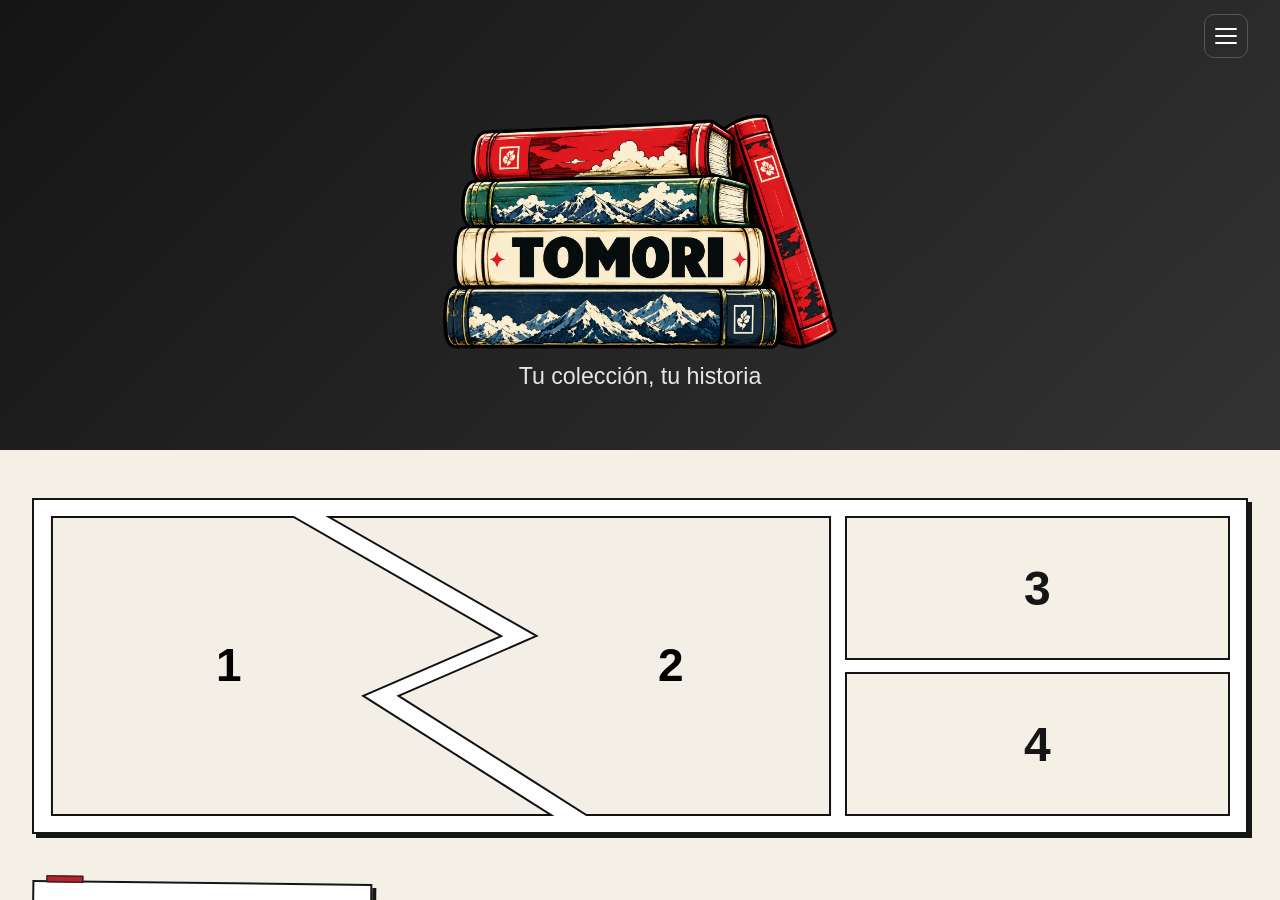
<file: index.html>
<!doctype html><html lang="es"><head><meta charset="utf-8"><meta name="viewport" content="width=device-width,initial-scale=1"><title>Tomori · Inicio</title><style>html,body{margin:0;height:100%;overflow:hidden}iframe{display:block;width:100%;height:100%;border:0}</style><!-- TOMORI v1.0 · recursos para Inicio aprobado. Rutas relativas: GitHub Pages compatible. -->
<link rel="icon" type="image/x-icon" href="tomori/iconos/favicon.ico">
<link rel="icon" type="image/png" sizes="16x16" href="tomori/iconos/app-icon-16.png">
<link rel="icon" type="image/png" sizes="32x32" href="tomori/iconos/app-icon-32.png">
<link rel="apple-touch-icon" sizes="180x180" href="tomori/iconos/app-icon-180.png">
<link rel="manifest" href="tomori/integracion/manifest.webmanifest">
<link rel="stylesheet" href="tomori/integracion/tomori-brand.css?v=1.0-global-aprobado">
</head><body><iframe id="original" title="Inicio de Tomori, identidad oficial" src="inicio-v1.0.html?rev=tomori-onepiece-ivrea-109-20261013"></iframe><script>
const frame=document.getElementById('original');frame.onload=()=>{const d=frame.contentDocument;d.addEventListener('click',e=>{const dest=e.target.closest('[data-dest]');const series=e.target.closest('[data-series]');if(dest&&dest.dataset.dest==='catalogo'){e.stopImmediatePropagation();e.preventDefault();location.href='catalogo.html'}else if(dest&&['coleccion','quiero','series','sesion'].includes(dest.dataset.dest)){e.stopImmediatePropagation();e.preventDefault();location.href=({'coleccion':'coleccion.html','quiero':'lo-quiero.html','series':'perfil.html?vista=siguiendo','sesion':'perfil.html'})[dest.dataset.dest]}else if(series&&!e.target.closest('button')){e.stopImmediatePropagation();e.preventDefault();location.href='serie.html?serie='+encodeURIComponent(series.dataset.series)}},true);d.addEventListener('keydown',e=>{if(e.key==='Enter'&&e.target.closest('[data-series]')){e.preventDefault();location.href='serie.html?serie='+encodeURIComponent(e.target.closest('[data-series]').dataset.series)}},true)};
</script></body></html>
</file>
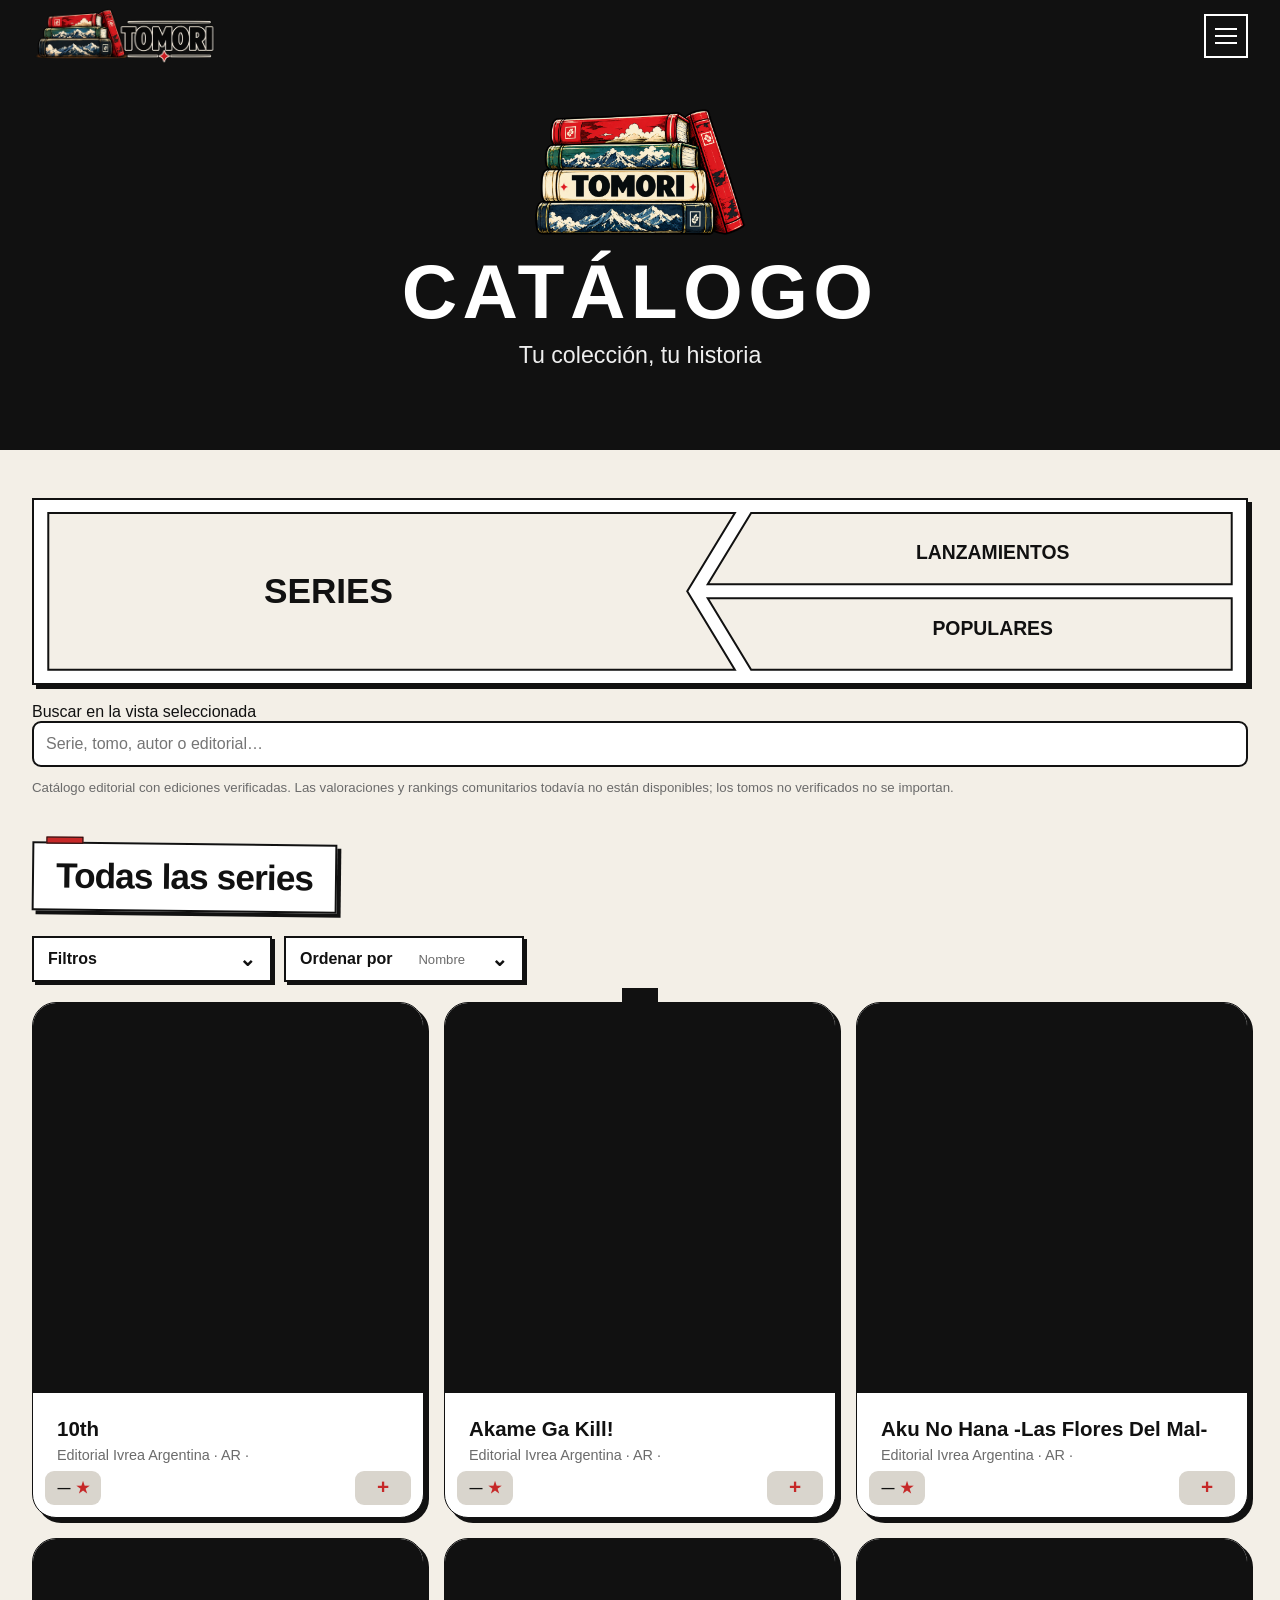
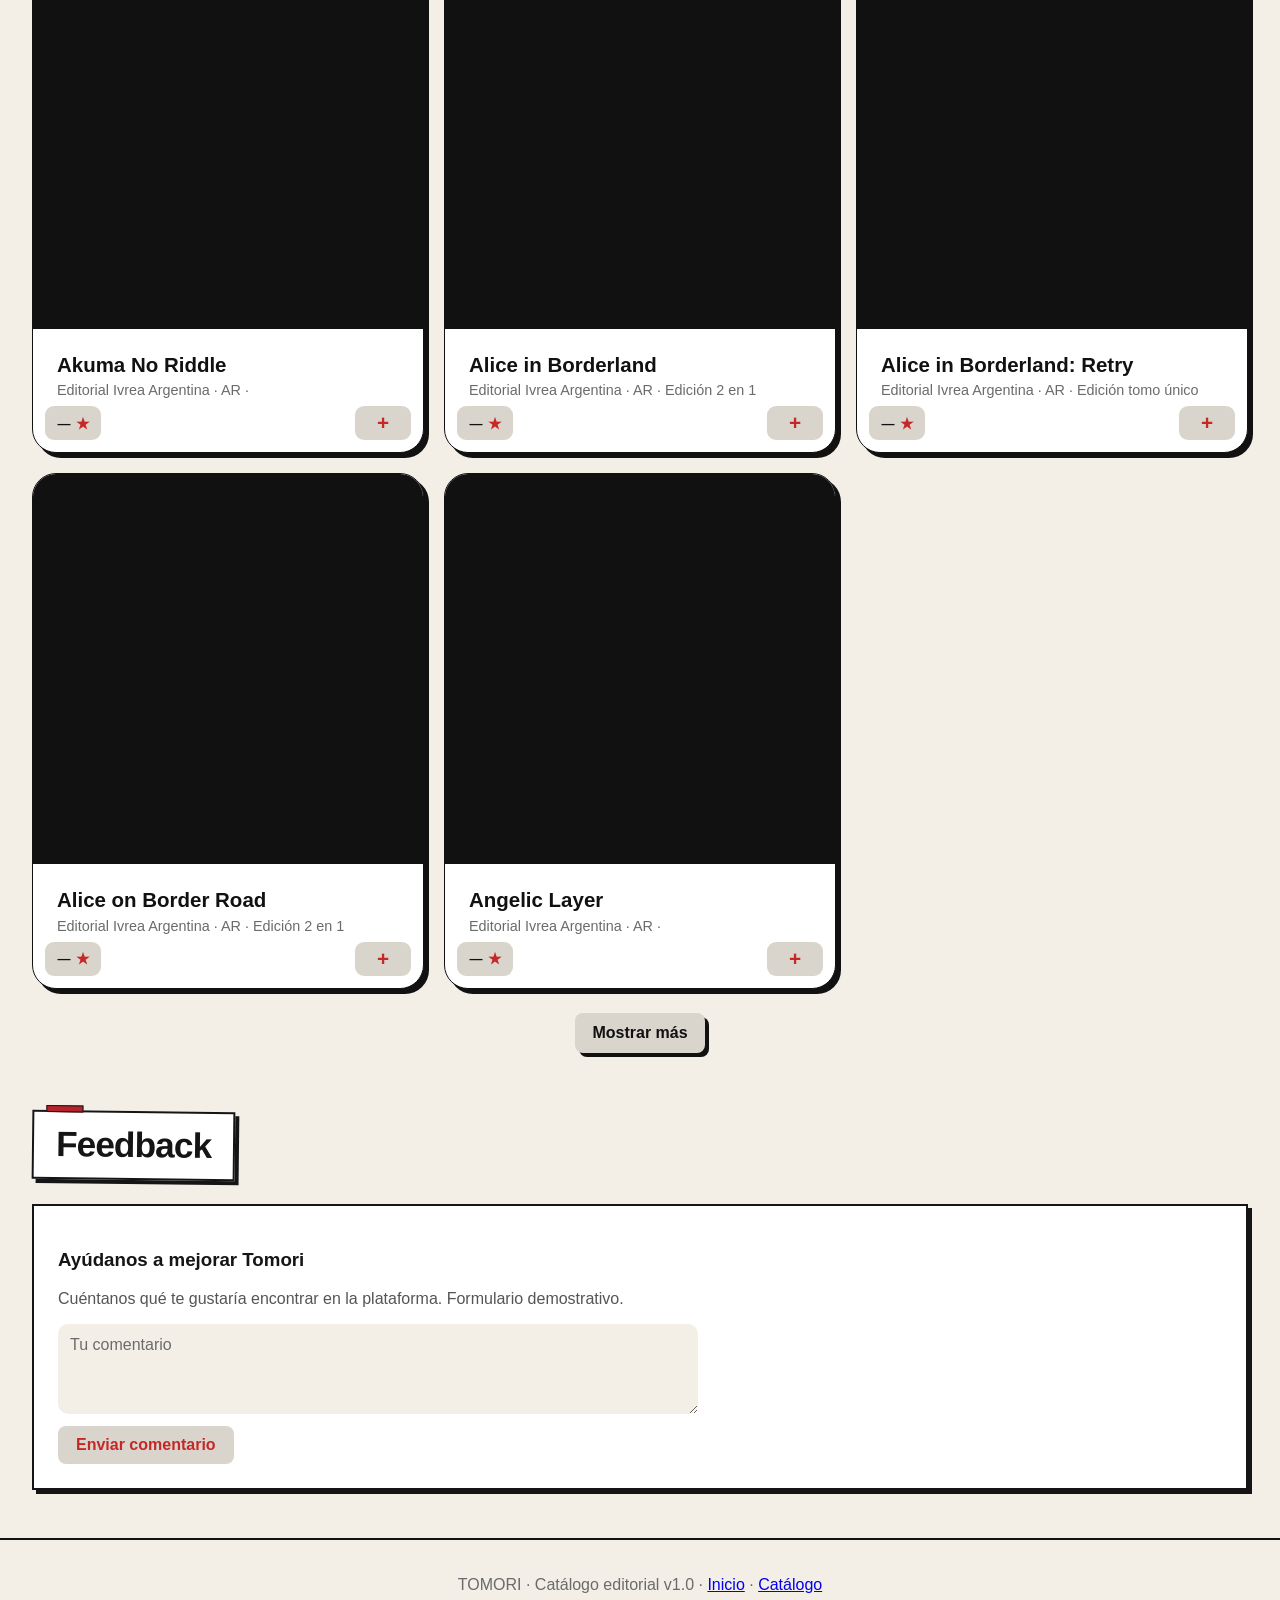
<file: catalogo.html>
<!doctype html><html lang="es"><head><meta charset="utf-8"><meta name="viewport" content="width=device-width,initial-scale=1"><title>Tomori · Catálogo</title><link rel="stylesheet" href="base.css"><link rel="stylesheet" href="extra.css?v=tomori-tomos-iconos-negros-01">
<style id="catalog-vinetas-prueba-1">
/* Solo Catálogo. No interviene en los estilos ni archivos de Inicio. */
.catalog-panels{display:block;position:relative;padding:12px;overflow:hidden;height:186.67px}
.catalog-stage{width:100%;height:100%;position:relative;isolation:isolate}
.catalog-geometry{position:absolute;inset:0;display:block;width:100%;height:100%;z-index:0;pointer-events:none;overflow:visible}
.catalog-geometry path{fill:var(--ivory);stroke:var(--ink);stroke-width:2;stroke-linejoin:miter;stroke-linecap:butt}
.catalog-right{display:contents}
.catalog-stage .catalog-tile,
.catalog-stage .catalog-tile.left,
.catalog-stage .catalog-tile.top,
.catalog-stage .catalog-tile.bottom{
 position:absolute;inset:0;width:100%;height:100%;min-height:0;min-width:0;
 margin:0;padding:0;border:0;border-radius:0;background:transparent;
 display:block;z-index:1;cursor:pointer;font-weight:900;color:var(--ink);font-size:clamp(1.6rem,3vw,2.2rem);
 clip-path:var(--panel-shape,polygon(0 0,100% 0,100% 100%,0 100%));
}
/* Usar la tipografía de SERIES como escala: las viñetas derechas tienen cerca de la mitad de superficie visible. */
.catalog-stage .catalog-tile.top,.catalog-stage .catalog-tile.bottom{font-size:calc(clamp(1.6rem,3vw,2.2rem) * .55)}
.catalog-stage .catalog-tile.active{color:var(--red)}
.catalog-stage .catalog-tile.left,.catalog-stage .catalog-tile.left.active{color:var(--ink)}
.catalog-stage .catalog-tile span{position:absolute;left:var(--text-x,50%);top:var(--text-y,50%);transform:translate(-50%,-50%) scaleX(var(--fit-x,1));white-space:nowrap;line-height:1.03;text-align:center;pointer-events:none}
.catalog-mobile-break{display:none}
.catalog-stage .catalog-tile:focus-visible{outline:none}
.catalog-stage .catalog-tile:focus-visible span{outline:3px solid var(--red);outline-offset:5px}
@media(max-width:600px){.catalog-panels{height:153.33px}.catalog-stage .catalog-tile{font-size:clamp(1.6rem,3vw,2.2rem)}.catalog-mobile-break{display:none}.catalog-stage .catalog-tile span{line-height:1.03}}
</style>

<style id="catalog-filtros-prueba-4">
/* Controles de Todas las series: dos listas y etiquetas de filtros activos. */
.catalog-filter-area{margin:20px 0}
.catalog-filter-bar{display:flex;gap:12px;flex-wrap:wrap;align-items:flex-start;position:relative;z-index:5}
.catalog-filter-dropdown{position:relative;flex:0 1 240px;min-width:175px}
.catalog-filter-dropdown>summary{list-style:none;cursor:pointer;display:flex;align-items:center;gap:8px;justify-content:space-between;min-height:46px;padding:10px 14px;border:2px solid var(--ink);background:var(--white);font-weight:800;color:var(--ink);box-shadow:3px 3px 0 var(--ink);user-select:none}
.catalog-filter-dropdown>summary::-webkit-details-marker{display:none}
.catalog-filter-dropdown>summary:focus-visible{outline:3px solid var(--red);outline-offset:4px}
.catalog-chevron{font-size:1.25rem;margin-left:auto;line-height:1;transition:transform .12s}
.catalog-filter-dropdown[open] .catalog-chevron{transform:rotate(180deg)}
.catalog-sort-current{font-size:.82rem;font-weight:500;color:var(--muted);white-space:nowrap;margin-left:auto}
.catalog-filter-count{display:inline-grid;place-items:center;min-width:25px;height:25px;border:2px solid var(--ink);background:var(--red);color:white;font-size:.8rem;padding:0 4px}
.catalog-filter-menu{position:absolute;left:0;top:calc(100% + 5px);width:max(100%,265px);max-width:min(340px,calc(100vw - 44px));background:var(--white);border:2px solid var(--ink);box-shadow:4px 4px 0 var(--ink);padding:10px;z-index:12;max-height:350px;overflow:auto}
.catalog-sort-dropdown .catalog-filter-menu{width:max(100%,240px)}
.catalog-filter-group{border:0;padding:0;margin:0 0 10px;min-width:0}
.catalog-filter-group:last-child{margin-bottom:0}
.catalog-filter-group legend{font-weight:900;font-size:.85rem;padding:4px 0 7px;width:100%;border-bottom:1px solid var(--gray);margin-bottom:4px}
.catalog-filter-choice{display:flex;align-items:center;gap:10px;padding:8px 6px;min-height:38px;cursor:pointer;font-size:.9rem;color:var(--ink)}
.catalog-filter-choice:hover{background:var(--ivory)}
.catalog-filter-choice input{width:17px;height:17px;accent-color:var(--red);flex:0 0 17px;margin:0;cursor:pointer}
.catalog-active-filters{display:flex;flex-wrap:wrap;align-items:center;gap:8px;margin-top:14px}
.catalog-active-filters:empty{display:none}
.catalog-filter-chip{background:var(--white);border:2px solid var(--ink);color:var(--ink);padding:6px 8px 6px 10px;font-size:.78rem;font-weight:700;display:inline-flex;align-items:center;gap:10px;cursor:pointer;white-space:nowrap;box-shadow:2px 2px 0 var(--ink)}
.catalog-filter-chip:hover{background:var(--ivory)}
.catalog-filter-chip .catalog-chip-remove{color:var(--red);font-size:1rem;font-weight:900;line-height:1}
.catalog-filter-chip:focus-visible{outline:3px solid var(--red);outline-offset:3px}
.catalog-filter-area [hidden]{display:none!important}
@media(max-width:600px){.catalog-filter-bar{gap:10px}.catalog-filter-dropdown{flex:1 1 calc(50% - 5px);min-width:0}.catalog-filter-dropdown>summary{padding:9px 10px;font-size:.88rem}.catalog-sort-current{font-size:.72rem;overflow:hidden;text-overflow:ellipsis}.catalog-filter-menu{max-width:min(300px,calc(100vw - 32px))}.catalog-sort-dropdown .catalog-filter-menu{right:0;left:auto}.catalog-active-filters{gap:8px}.catalog-filter-chip{font-size:.74rem}}
</style>

<style id="catalog-mostrar-mas-prueba-8">
/* Prueba 8: solo el botón «Mostrar más» de Catálogo. */
#catalogMore {
  color: var(--ink);
  background: var(--gray);
  border: none;
}
#catalogMore:hover:not(:disabled) { background: var(--ivory); }
#catalogMore:focus-visible { outline: 3px solid var(--ink); outline-offset: 3px; }
</style>

<style id="panteon-cta-sombra-v11-p13">
/* Estilo de respaldo local: visible aunque Safari utilice un CSS en caché. */
.more-wrap #catalogMore,
.more-wrap #volumeMore,
.ranking-block .ranking-more-wrap .ranking-more {
  color:#111111;
  background:#D9D5CD;
  border:0;
  border-radius:8px;
  box-shadow:4px 4px 0 #111111 !important;
  position:relative;
  overflow:visible;
}
.more-wrap {padding-bottom:10px;}
.ranking-block .ranking-more-wrap {padding-bottom:14px;}
</style>
<!-- Tomori v1.0 · identidad y PWA global, rutas relativas compatibles con GitHub Pages -->
<link rel="icon" type="image/x-icon" href="tomori/iconos/favicon.ico">
<link rel="icon" type="image/png" sizes="16x16" href="tomori/iconos/app-icon-16.png">
<link rel="icon" type="image/png" sizes="32x32" href="tomori/iconos/app-icon-32.png">
<link rel="apple-touch-icon" sizes="180x180" href="tomori/iconos/app-icon-180.png">
<link rel="manifest" href="tomori/integracion/manifest.webmanifest">
<link rel="stylesheet" href="tomori/integracion/tomori-brand.css?v=1.0-global-aprobado">
<link rel="stylesheet" href="feedback-global.css?v=tomori-feedback-01"><link rel="stylesheet" href="ivrea-covers.css?v=tomori-ivrea-calidad-opcion-b-20261012"><link rel="stylesheet" href="tomori-fichas-series-aprobadas.css?v=tomori-fichas-series-proporcionales-aprobadas-20261013"><link rel="stylesheet" href="tomori-acceso-inicio.css?v=tomori-acceso-inicio-20261013-01"></head><body data-page="catálogo"><header class="header" id="header"><div class="bar"><a class="small-brand tm-brand-only-logo tm-home-link" href="inicio.html" aria-label="Volver a Inicio de Tomori" title="Volver a Inicio"><picture><source type="image/webp" srcset="tomori/web/logo-horizontal.webp"><img class="tm-header-logo-horizontal" src="tomori/web/logo-horizontal-web.png" width="880" height="282" alt="Tomori"></picture></a><button aria-expanded="false" aria-label="Abrir menú" class="menu-button" id="menuButton"><i></i><i></i><i></i></button></div><div class="hero"><div class="tm-page-logo"><picture><source type="image/webp" srcset="tomori/web/logo-principal.webp"><img class="tm-header-logo-principal" src="tomori/web/logo-principal-web.png" width="960" height="589" alt="Tomori"></picture></div><h1 id="pageHeading">CATÁLOGO</h1><p>Tu colección, tu historia</p></div></header><nav id="menu" class="menu" aria-label="Menú principal"><button id="closeMenu" class="menu-close" aria-label="Cerrar menú">×</button><div class="menu-inner"><div class="menu-row diagonal upper"><button class="menu-tile l" data-dest="catalogo">Catálogo</button><button class="menu-tile r" data-dest="tienda">Tienda</button></div><div class="menu-row middle"><button class="menu-tile full" data-dest="sesion">Iniciar sesión / Registrarse</button></div><div class="menu-row diagonal lower"><button class="menu-tile bl" data-dest="feedback">Feedback</button><button class="menu-tile br" data-dest="coleccion">Mi colección</button></div></div></nav><main class="wrap"><section class="section"><div class="catalog-panels" aria-label="Vistas del catálogo"><div class="catalog-stage"><svg class="catalog-geometry" id="catalogGeometry" aria-hidden="true" focusable="false" xmlns="http://www.w3.org/2000/svg"><path id="catalogLeftShape"/><path id="catalogTopShape"/><path id="catalogBottomShape"/></svg><button class="catalog-tile left active" data-view="series"><span>SERIES</span></button><div class="catalog-right"><button class="catalog-tile top" data-view="lanzamientos"><span>LANZA<br class="catalog-mobile-break">MIENTOS</span></button><button class="catalog-tile bottom" data-view="populares"><span>POPU<br class="catalog-mobile-break">LARES</span></button></div></div></div><div class="catalog-search"><label for="catalogSearch">Buscar en la vista seleccionada</label><input class="search-field" id="catalogSearch" placeholder="Serie, tomo, autor o editorial…" autocomplete="off"></div><p class="note">Catálogo editorial con ediciones verificadas. Las valoraciones y rankings comunitarios todavía no están disponibles; los tomos no verificados no se importan.</p></section><section class="section"><h2 id="catalogTitle">Todas las series</h2><div id="catalogFilters" class="catalog-filter-area">
<div id="seriesControls" class="catalog-filter-bar" aria-label="Opciones de Todas las series">
  <details id="catalogFilterDropdown" class="catalog-filter-dropdown">
    <summary>Filtros <span id="catalogFilterCount" class="catalog-filter-count" hidden>0</span><span class="catalog-chevron" aria-hidden="true">⌄</span></summary>
    <div class="catalog-filter-menu" id="catalogFilterOptions" aria-label="Seleccionar filtros"></div>
  </details>
  <details id="catalogSortDropdown" class="catalog-filter-dropdown catalog-sort-dropdown">
    <summary>Ordenar por <span id="catalogCurrentSort" class="catalog-sort-current">Nombre</span><span class="catalog-chevron" aria-hidden="true">⌄</span></summary>
    <div class="catalog-filter-menu" id="catalogSortOptions" role="group" aria-label="Ordenar las series">
      <label class="catalog-filter-choice"><input type="radio" name="catalogSort" value="name" checked><span>Nombre (A–Z)</span></label>
      <label class="catalog-filter-choice"><input type="radio" name="catalogSort" value="year"><span>Fecha (más reciente)</span></label>
      <label class="catalog-filter-choice"><input type="radio" name="catalogSort" value="pop"><span>Popularidad</span></label>
    </div>
  </details>
</div>
<div id="catalogActiveFilters" class="catalog-active-filters" aria-live="polite" aria-label="Filtros activos"></div>
<div id="launchControls" hidden aria-label="Opciones de Nuevos lanzamientos">
  <div class="catalog-filter-bar">
    <details id="launchFilterDropdown" class="catalog-filter-dropdown">
      <summary>Filtros <span id="launchFilterCount" class="catalog-filter-count" hidden>0</span><span class="catalog-chevron" aria-hidden="true">⌄</span></summary>
      <div class="catalog-filter-menu" id="launchFilterOptions" aria-label="Seleccionar filtros de lanzamientos"></div>
    </details>
    <details id="launchSortDropdown" class="catalog-filter-dropdown catalog-sort-dropdown">
      <summary>Ordenar por <span id="launchCurrentSort" class="catalog-sort-current">Más reciente</span><span class="catalog-chevron" aria-hidden="true">⌄</span></summary>
      <div class="catalog-filter-menu" id="launchSortOptions" role="group" aria-label="Ordenar lanzamientos">
        <label class="catalog-filter-choice"><input type="radio" name="launchSort" value="recent" checked><span>Más reciente</span></label>
        <label class="catalog-filter-choice"><input type="radio" name="launchSort" value="old"><span>Más antiguo</span></label>
        <label class="catalog-filter-choice"><input type="radio" name="launchSort" value="popular"><span>Más solicitado</span></label>
        <label class="catalog-filter-choice"><input type="radio" name="launchSort" value="name"><span>Nombre de la serie (A–Z)</span></label>
      </div>
    </details>
  </div>
  <div id="launchActiveFilters" class="catalog-active-filters" aria-live="polite" aria-label="Filtros activos de lanzamientos"></div>
</div>
</div><div id="catalogResults" class="cards series-grid catalog-grid"></div><div class="more-wrap"><button class="button" id="catalogMore">Mostrar más</button></div></section>
<!-- TOMORI · Feedback global: bloque original aprobado de Inicio. -->
<section class="section" id="feedback"><h2>Feedback</h2><div class="feedback"><h3>Ayúdanos a mejorar Tomori</h3><p>Cuéntanos qué te gustaría encontrar en la plataforma. Formulario demostrativo.</p><form id="feedbackForm"><textarea required placeholder="Tu comentario"></textarea><button type="submit">Enviar comentario</button></form></div></section>
</main><footer class="site-footer">TOMORI · Catálogo editorial v1.0 · <a href="inicio.html">Inicio</a> · <a href="catalogo.html">Catálogo</a></footer><div id="toast" class="toast" role="status"></div><script src="data.js?v=tomori-onepiece-ivrea-109-20261013"></script><script src="tomori-shonen-etapa1.js?v=20261022-unificado-obra-v2"></script><script src="tomori-ivrea-etapa2-volumenes.js?v=20261022-etapa2-ampliada-02"></script><script src="collector.js?v=tomori-catalogo-real-v1-20261013"></script><script src="app.js?v=tomori-catalogo-real-v1-20261013" defer></script>
<script id="catalog-geometry-script">
/* Tres polígonos: borde izquierdo en «<», 12 px libres entre bordes,
   tanto en diagonales como entre las viñetas derechas. */
(function(){
 const stage=document.querySelector('.catalog-stage');
 const svg=document.getElementById('catalogGeometry');
 if(!stage||!svg)return;
 const buttons=[stage.querySelector('.catalog-tile.left'),stage.querySelector('.catalog-tile.top'),stage.querySelector('.catalog-tile.bottom')];
 const paths=[document.getElementById('catalogLeftShape'),document.getElementById('catalogTopShape'),document.getElementById('catalogBottomShape')];
 const visibleGap=12, lineWidth=2;
 const round=n=>Number(n.toFixed(2));
 const polygon=pts=>'polygon('+pts.map(([x,y])=>`${round(x)}px ${round(y)}px`).join(',')+')';
 const path=pts=>pts.map(([x,y],i)=>(i?'L':'M')+round(x)+' '+round(y)).join(' ')+' Z';
 function draw(){
  const w=stage.clientWidth,h=stage.clientHeight;
  if(w<1||h<1)return;
  svg.setAttribute('viewBox',`0 0 ${w} ${h}`);
  const half=h/2, edge=1, xTop=w*.58;
  const depth=Math.min(h*.30,w*.16);
  const xTip=xTop-depth;
  const slope=depth/half;
  const centerlineGap=visibleGap+lineWidth;
  const diagonalXOffset=centerlineGap*Math.sqrt(1+slope*slope);
  const upperBottom=half-centerlineGap/2;
  const lowerTop=half+centerlineGap/2;
  const xAt=y=>xTip+depth*Math.abs(y-half)/half;
  const left=[[edge,edge],[xTop,edge],[xTip,half],[xTop,h-edge],[edge,h-edge]];
  const upper=[[xTop+diagonalXOffset,edge],[w-edge,edge],[w-edge,upperBottom],[xAt(upperBottom)+diagonalXOffset,upperBottom]];
  const lower=[[xAt(lowerTop)+diagonalXOffset,lowerTop],[w-edge,lowerTop],[w-edge,h-edge],[xTop+diagonalXOffset,h-edge]];
  [left,upper,lower].forEach((points,i)=>{
   paths[i].setAttribute('d',path(points));
   buttons[i].style.setProperty('--panel-shape',polygon(points));
  });
  const labels=[[xTop*.41,half],[(xTop+diagonalXOffset+w)/2,half*.52],[(xTop+diagonalXOffset+w)/2,half*1.48]];
  labels.forEach(([x,y],i)=>{
   buttons[i].style.setProperty('--text-x',round(100*x/w)+'%');
   buttons[i].style.setProperty('--text-y',round(100*y/h)+'%');
  });
  // Respeta la jerarquía tipográfica del subtítulo sin cortar nombres largos en móvil.
  buttons.forEach((button,i)=>{
   const label=button.querySelector('span');
   label.style.setProperty('--fit-x','1');
   const leftLimit=i===0?8:Math.max(xTop+diagonalXOffset, xTip+diagonalXOffset)+8;
   const rightLimit=i===0?xTip-10:w-8;
   const available=i===0?Math.max(50,2*Math.min(labels[i][0]-8,xTip-8)):
    Math.max(50,2*Math.min(labels[i][0]-leftLimit,rightLimit-labels[i][0]));
   const width=label.getBoundingClientRect().width;
   label.style.setProperty('--fit-x',round(Math.min(1,available/Math.max(width,1))));
  });
 }
 draw();
 if(typeof ResizeObserver!=='undefined')new ResizeObserver(draw).observe(stage);
 else addEventListener('resize',draw,{passive:true});
})();
</script>
<!-- TOMORI · Portadas One Piece Ivrea · prueba privada; enlaces externos -->
<script src="tomori-portadas-onepiece.js?v=20261022-standard-aprobado-ratingstrip-00-04" defer></script>
<script src="tomori-valoracion-tomos.js?v=20261022-valoracion-tomos-01" defer></script>
</body></html>
</file>
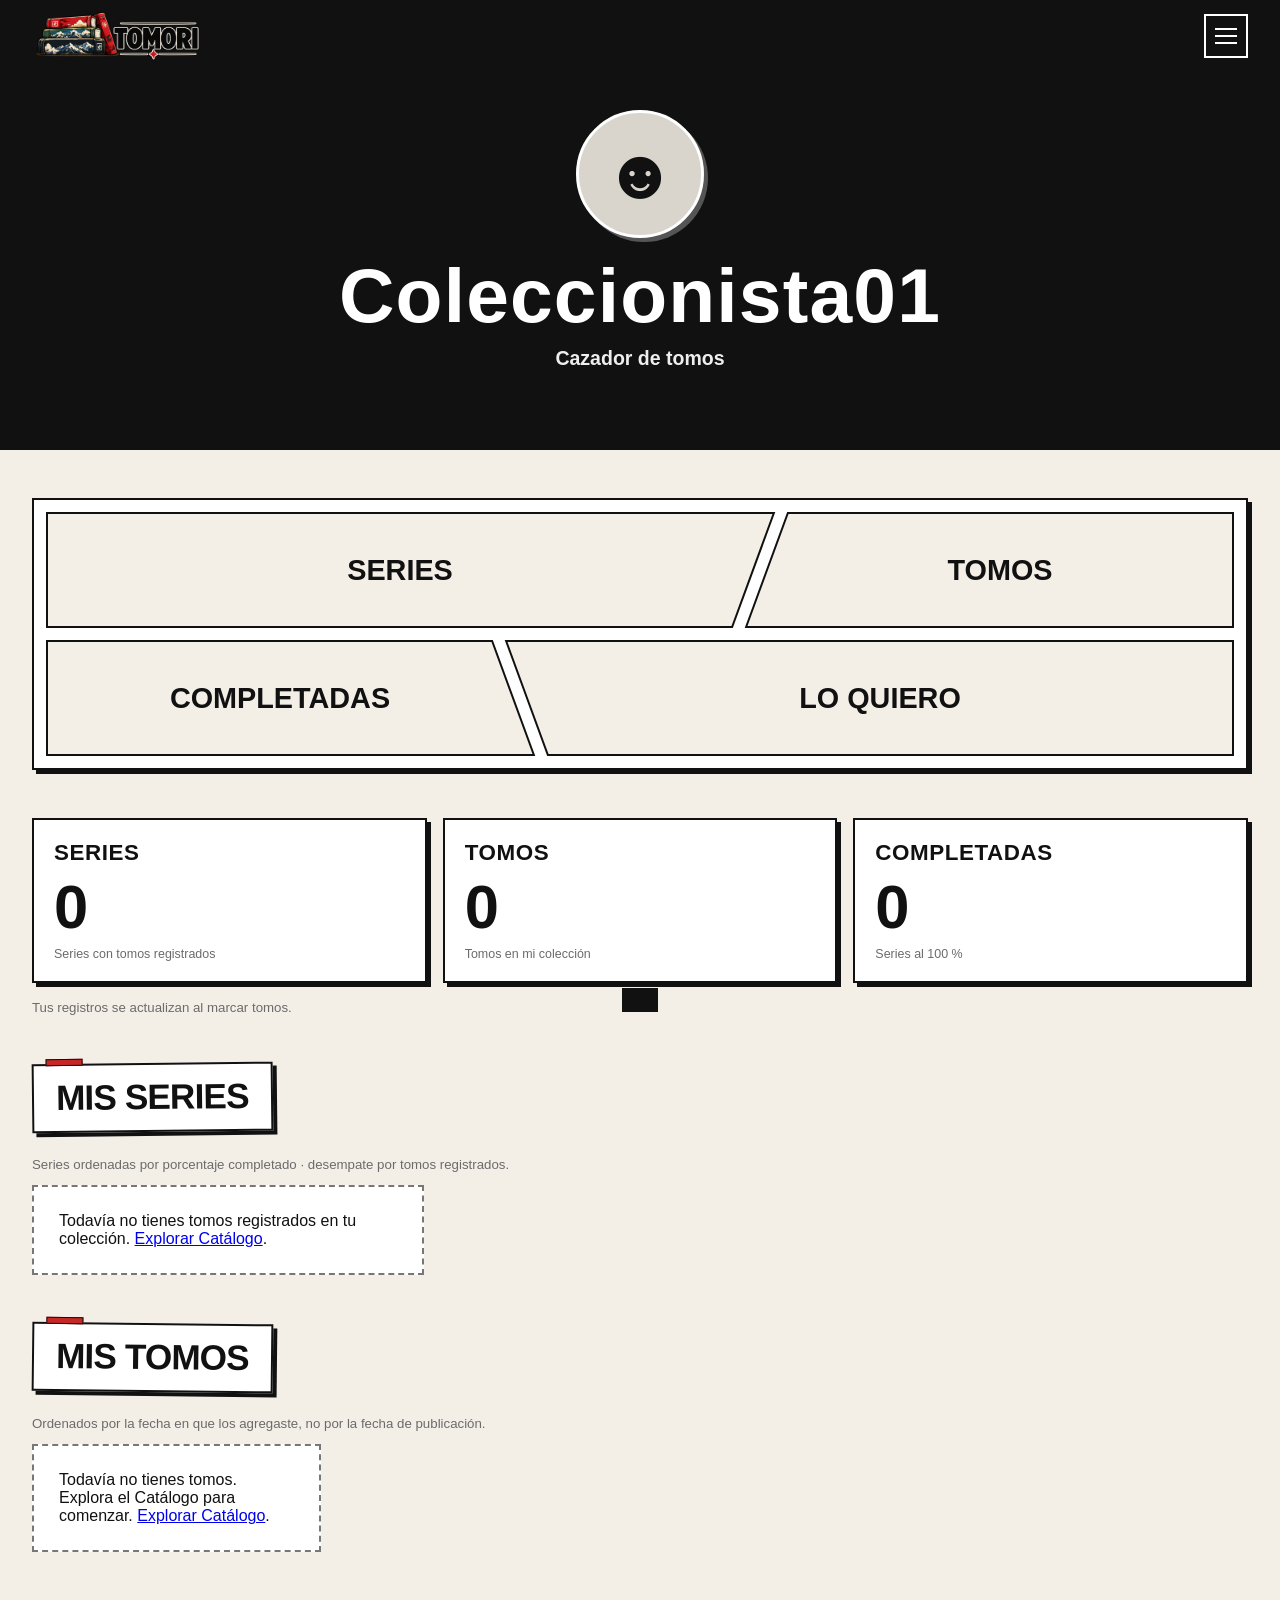
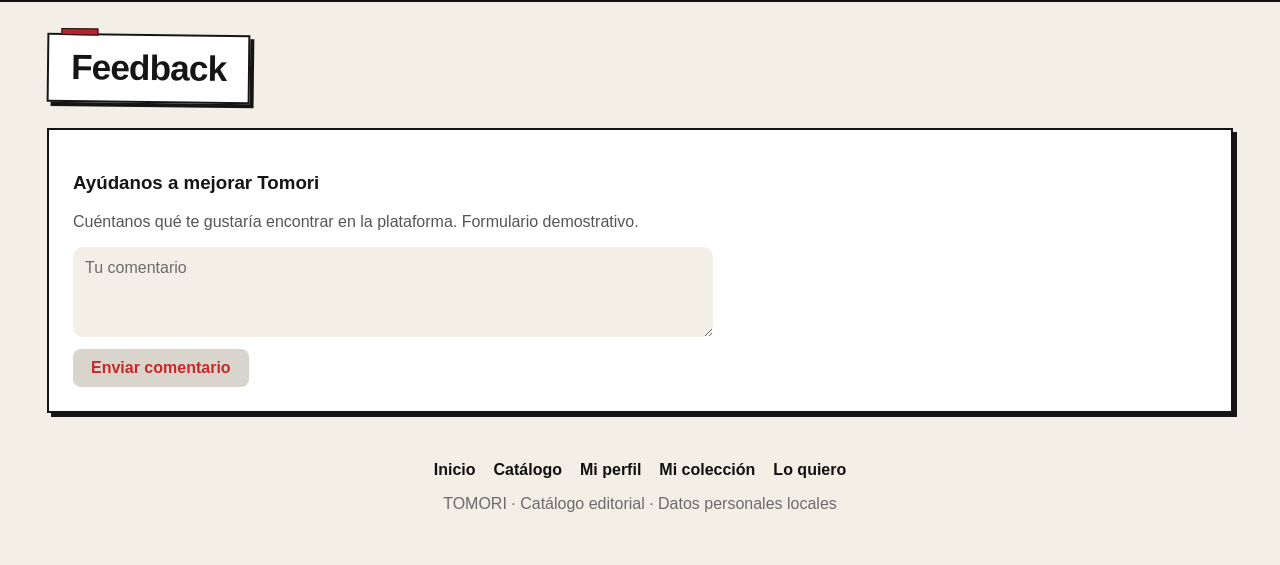
<file: coleccion.html>
<!doctype html><html lang="es"><head><meta charset="utf-8"><meta name="viewport" content="width=device-width,initial-scale=1"><title>Tomori · Mi colección</title><link rel="stylesheet" href="base.css"><link rel="stylesheet" href="extra.css?v=tomori-tomos-iconos-negros-01"><link rel="icon" type="image/x-icon" href="tomori/iconos/favicon.ico"><link rel="icon" type="image/png" sizes="32x32" href="tomori/iconos/app-icon-32.png"><link rel="apple-touch-icon" sizes="180x180" href="tomori/iconos/app-icon-180.png"><link rel="manifest" href="tomori/integracion/manifest.webmanifest"><link rel="stylesheet" href="tomori/integracion/tomori-brand.css?v=1.0-global-aprobado"><link rel="stylesheet" href="personal.css?v=coleccion-08"><style>@media(max-width:340px){body[data-page="mi colección"] .collector-tiles-collection [data-personal-tile="completed"]{font-size:.65rem;padding:3px}}</style><link rel="stylesheet" href="feedback-global.css?v=tomori-feedback-01"><link rel="stylesheet" href="ivrea-covers.css?v=tomori-ivrea-calidad-opcion-b-20261012"><link rel="stylesheet" href="tomori-fichas-series-aprobadas.css?v=tomori-fichas-series-proporcionales-aprobadas-20261013"><link rel="stylesheet" href="tomori-acceso-inicio.css?v=tomori-acceso-inicio-20261013-01"></head><body data-page="mi colección"><header class="header collector-user-header" id="header"><div class="bar"><div class="tm-home-left-group"><a class="tm-home-link tm-home-link-personal" href="inicio.html" aria-label="Volver a Inicio de Tomori" title="Volver a Inicio"><picture><source media="(max-width: 600px)" type="image/webp" srcset="tomori/web/isotipo-libros.webp"><source type="image/webp" srcset="tomori/web/logo-horizontal.webp"><img src="tomori/web/logo-horizontal-web.png" width="880" height="282" alt="Tomori"></picture></a><div class="collector-compact-identity"><div class="collector-avatar collector-avatar-small" data-avatar></div><div><strong data-username>Coleccionista01</strong><span data-usertitle>Cazador de tomos</span></div></div></div><button aria-expanded="false" aria-label="Abrir menú" class="menu-button" id="menuButton"><i></i><i></i><i></i></button></div><div class="hero collector-user-hero"><div class="collector-avatar collector-avatar-large" data-avatar></div><h1 data-username>Coleccionista01</h1><p data-usertitle>Cazador de tomos</p></div></header><nav id="menu" class="menu" aria-label="Menú principal"><button id="closeMenu" class="menu-close" aria-label="Cerrar menú">×</button><div class="menu-inner"><div class="menu-row diagonal upper"><button class="menu-tile l" data-dest="catalogo">Catálogo</button><button class="menu-tile r" data-dest="tienda">Tienda</button></div><div class="menu-row middle"><button class="menu-tile full" data-dest="sesion">Iniciar sesión / Registrarse</button></div><div class="menu-row diagonal lower"><button class="menu-tile bl" data-dest="feedback">Feedback</button><button class="menu-tile br" data-dest="coleccion">Mi colección</button></div></div></nav><main class="wrap"><section class="section collector-nav-section"><div class="collector-nav-shell"><div class="collector-tiles collector-tiles-collection"><button type="button" class="collector-tile" data-personal-tile="series" data-geometry="left-a"><svg class="collector-tile-shape" aria-hidden="true" focusable="false"><polygon vector-effect="non-scaling-stroke"/></svg><span>SERIES</span></button><button type="button" class="collector-tile" data-personal-tile="volumes" data-geometry="right-a"><svg class="collector-tile-shape" aria-hidden="true" focusable="false"><polygon vector-effect="non-scaling-stroke"/></svg><span>TOMOS</span></button><button type="button" class="collector-tile" data-personal-tile="completed" data-geometry="left-b"><svg class="collector-tile-shape" aria-hidden="true" focusable="false"><polygon vector-effect="non-scaling-stroke"/></svg><span>COMPLETADAS</span></button><button type="button" class="collector-tile" data-personal-tile="wishlist" data-geometry="right-b"><svg class="collector-tile-shape" aria-hidden="true" focusable="false"><polygon vector-effect="non-scaling-stroke"/></svg><span>LO QUIERO</span></button></div></div></section><section class="section collector-stats-section" aria-label="Estadísticas de colección"><div class="collector-stats"><div class="narrator collector-stat"><strong>SERIES</strong><span data-stat="series">0</span><small>Series con tomos registrados</small></div><div class="narrator collector-stat"><strong>TOMOS</strong><span data-stat="volumes">0</span><small>Tomos en mi colección</small></div><div class="narrator collector-stat"><strong>COMPLETADAS</strong><span data-stat="completed">0</span><small>Series al 100 %</small></div></div><p class="note collector-data-label">Tus registros se actualizan al marcar tomos.</p></section>
<section class="section" id="misSeries"><h2 class="collector-narrator-title">MIS SERIES</h2><p class="note" id="collectionSeriesNote">Ordenadas por porcentaje de tu colección real.</p><div class="cards series-grid catalog-grid" id="mySeriesResults"></div><div class="more-wrap"><button id="mySeriesMore" class="button button-standalone">Mostrar más series</button></div></section>
<section class="section" id="misTomos"><h2 class="collector-narrator-title">MIS TOMOS</h2><p class="note">Ordenados por la fecha en que los agregaste, no por la fecha de publicación.</p><div class="cards volume-grid catalog-grid launch-volume-grid" id="myVolumesResults"></div><div class="more-wrap"><button id="myVolumesMore" class="button button-standalone">Mostrar más tomos</button></div></section>
</main><footer class="site-footer collector-footer"><div class="wrap"><section class="section" id="feedback"><h2>Feedback</h2><div class="feedback"><h3>Ayúdanos a mejorar Tomori</h3><p>Cuéntanos qué te gustaría encontrar en la plataforma. Formulario demostrativo.</p><form id="feedbackForm"><textarea required placeholder="Tu comentario"></textarea><button type="submit">Enviar comentario</button></form></div></section><div class="collector-footer-links"><a href="inicio.html">Inicio</a><a href="catalogo.html">Catálogo</a><a href="perfil.html">Mi perfil</a><a href="coleccion.html">Mi colección</a><a href="lo-quiero.html">Lo quiero</a></div><p>TOMORI · Catálogo editorial · Datos personales locales</p></div></footer><div id="toast" class="toast" role="status"></div><script src="data.js?v=tomori-onepiece-ivrea-109-20261013"></script><script src="collector.js?v=tomori-catalogo-real-v1-20261013"></script><script src="app.js?v=tomori-catalogo-real-v1-20261013" defer></script><script src="personal.js?v=tomori-catalogo-real-v1-20261013" defer></script><!-- TOMORI · Portadas One Piece Ivrea · prueba privada; enlaces externos -->
<script src="tomori-portadas-onepiece.js?v=20261022-standard-aprobado-ratingstrip-00-04" defer></script>
<script src="tomori-valoracion-tomos.js?v=20261022-valoracion-tomos-01" defer></script>
</body></html>
</file>
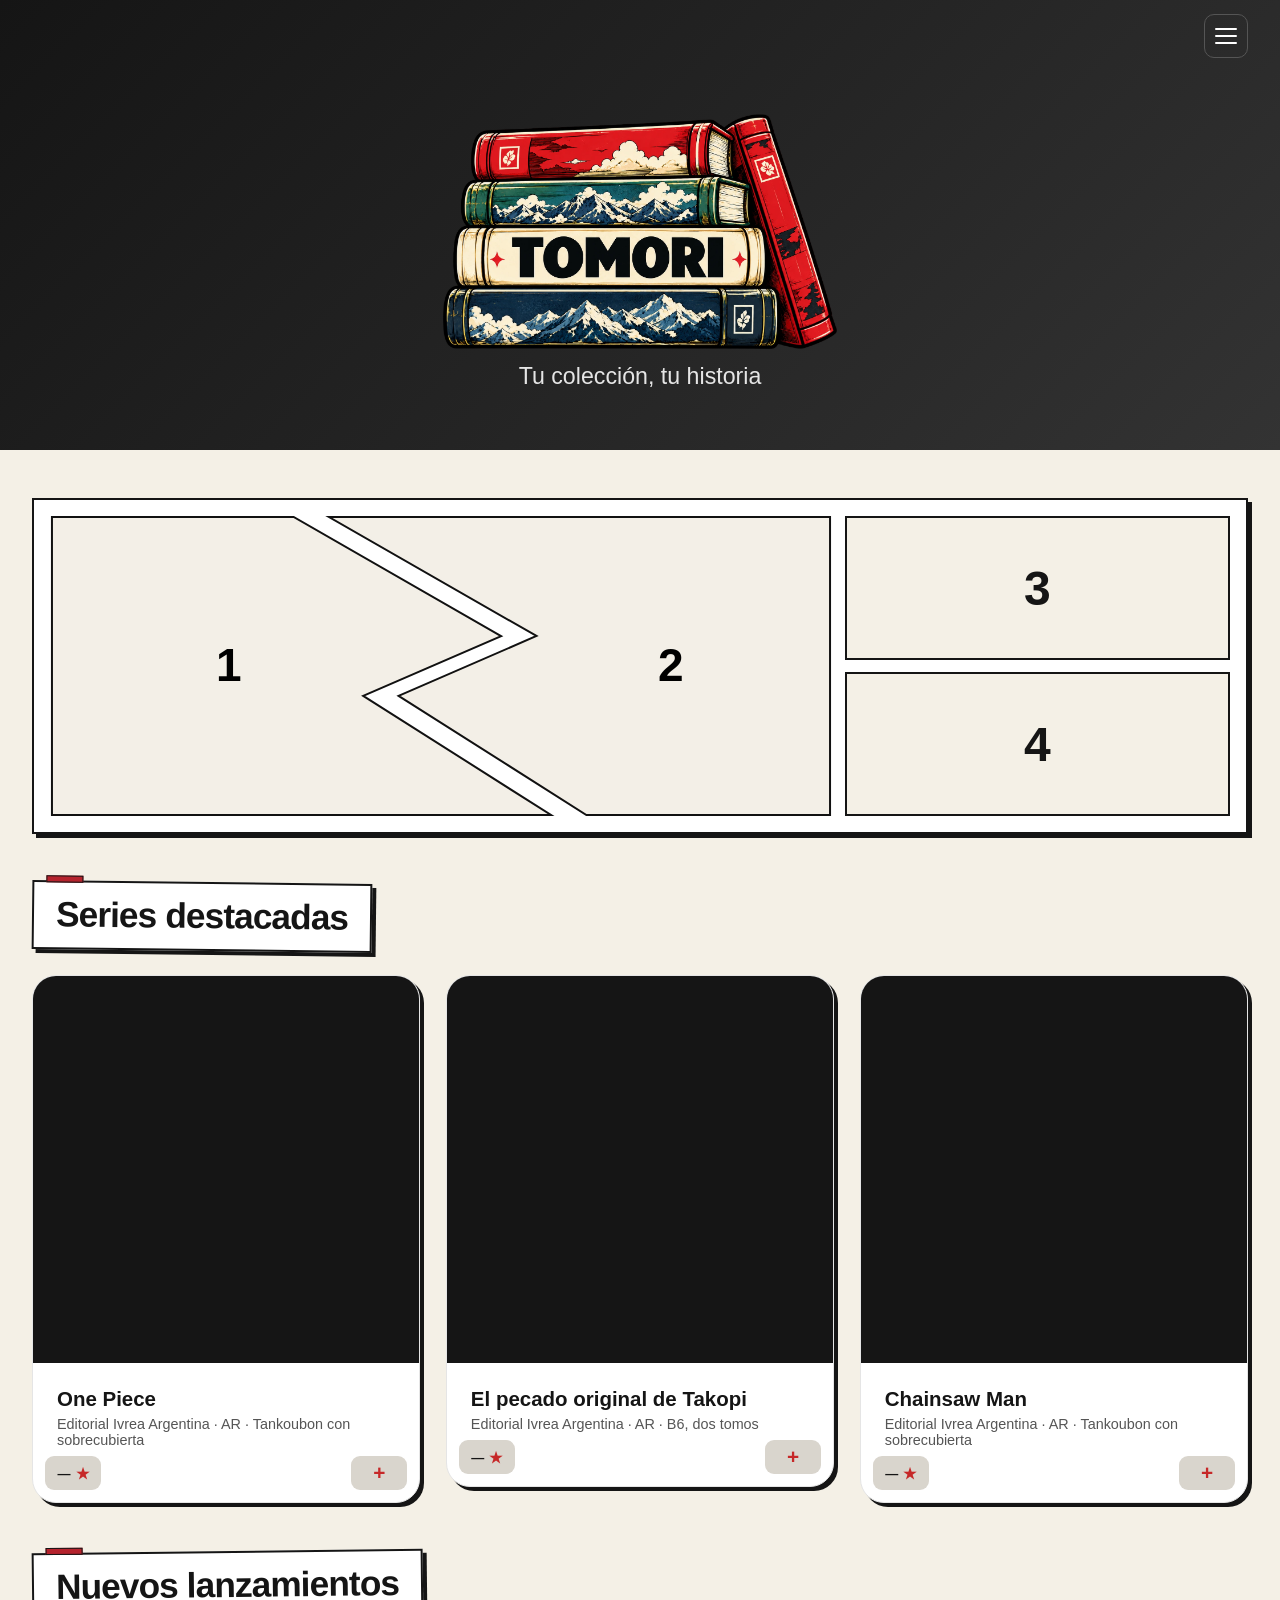
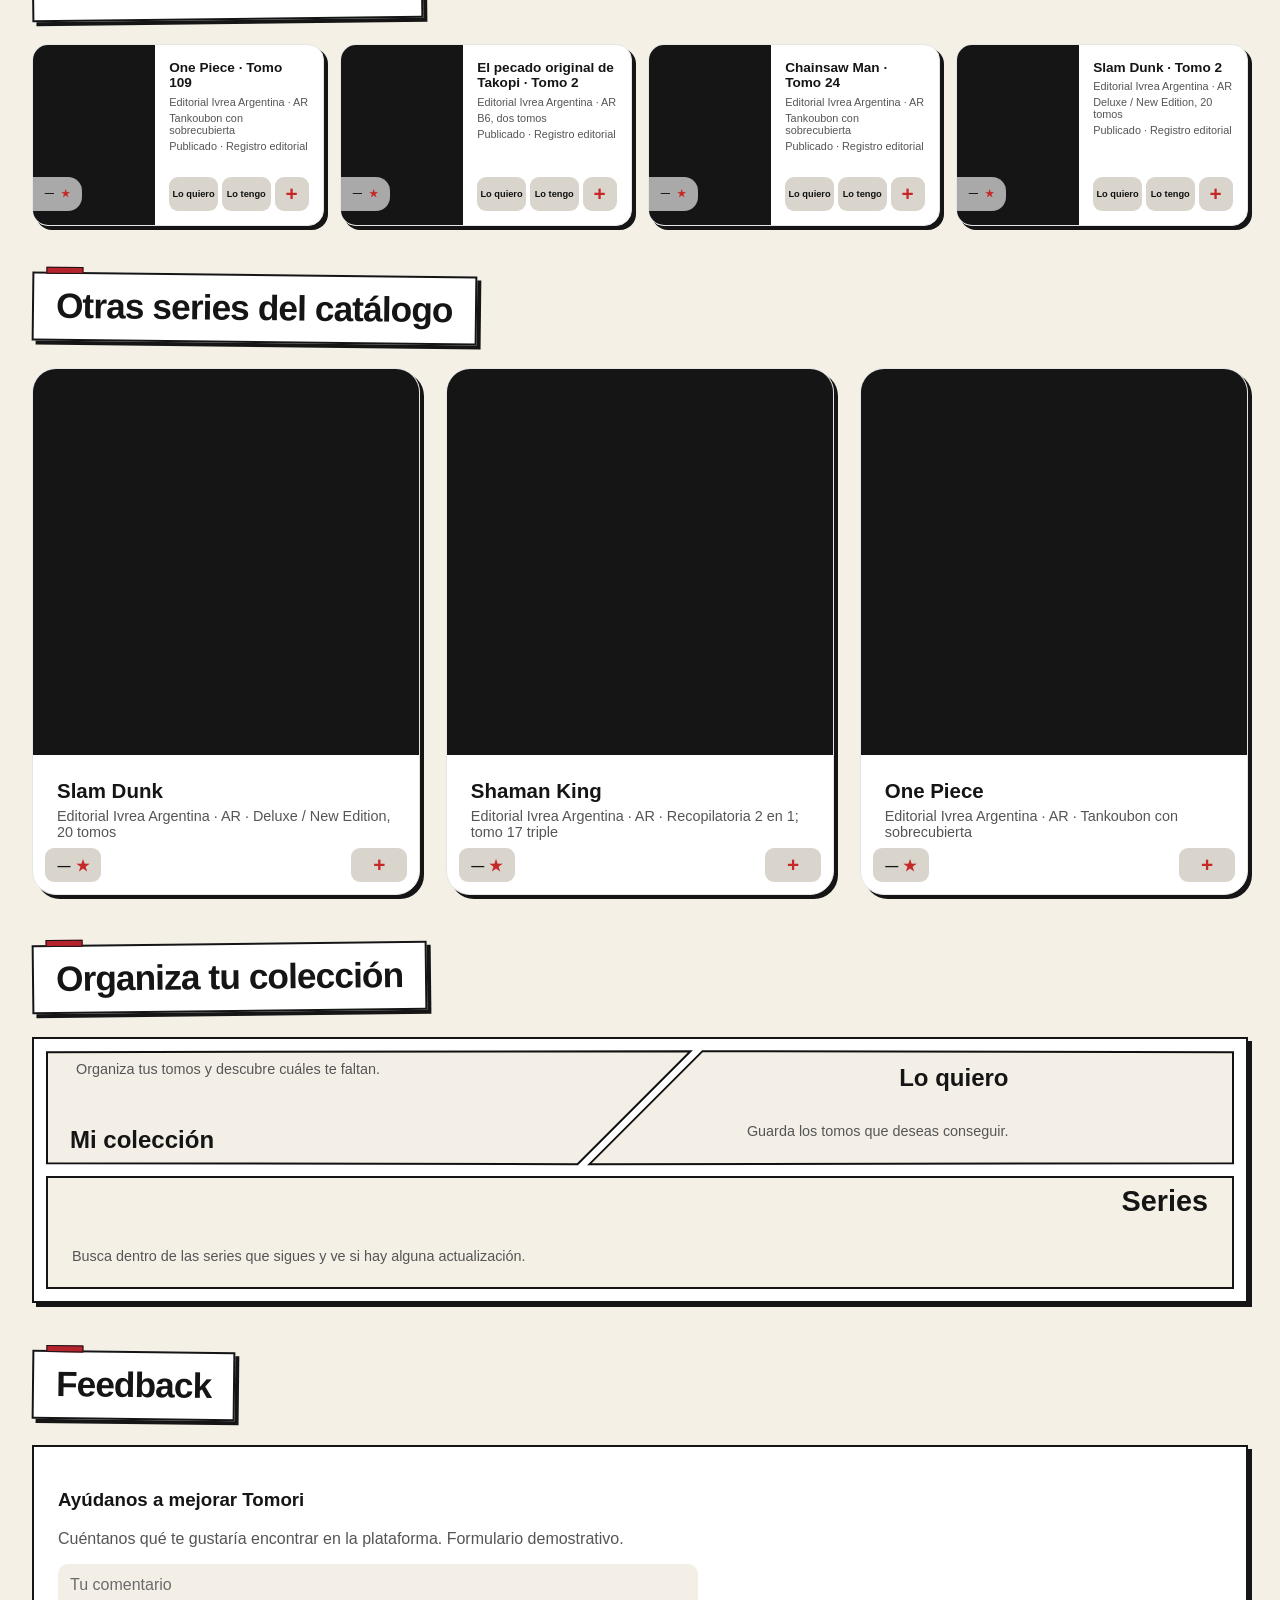
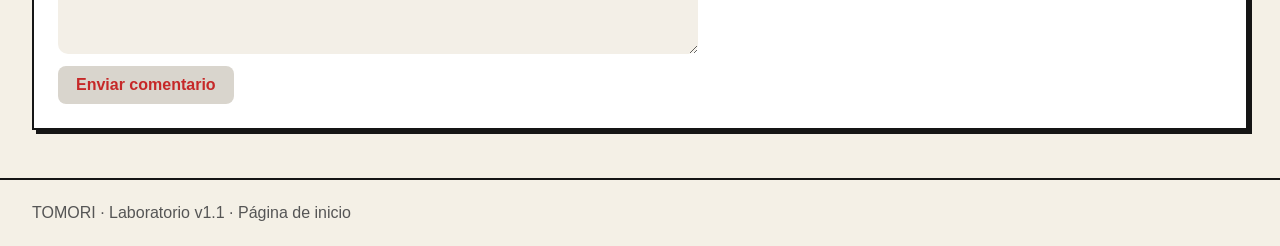
<file: inicio-v1.0.html>
<!doctype html>
<html lang="es"><head><meta charset="utf-8"><meta name="viewport" content="width=device-width,initial-scale=1"><title>Tomori · Tu colección, tu historia | Inicio</title>
<style>
:root{--ivory:#F3EFE7;--white:#fff;--gray:#D9D5CD;--ink:#111;--muted:#6B6B6B;--red:#C62828;--shadow:5px 5px 0 var(--ink)}*{box-sizing:border-box}html{scroll-behavior:smooth}body{margin:0;background:var(--ivory);font-family:Inter,Arial,sans-serif;color:var(--ink)}button{font:inherit;cursor:pointer}button:focus-visible,a:focus-visible{outline:3px solid var(--red);outline-offset:3px}.wrap{max-width:1344px;margin:auto;padding:0 32px}.header{height:450px;background:var(--ink);color:white;position:sticky;top:-378px;z-index:20;transition:height .3s,top .3s}.header.compact{height:72px;top:0}.bar{height:72px;padding:0 32px;display:flex;align-items:center;justify-content:space-between}.small-brand{font-weight:900;font-size:1.15rem;letter-spacing:.1em;opacity:0;transition:opacity .2s}.compact .small-brand{opacity:1}.menu-button{width:44px;height:44px;border:2px solid white;background:transparent;display:grid;place-content:center;gap:5px}.menu-button i{width:22px;height:2px;background:white;display:block}.hero{height:378px;display:flex;flex-direction:column;align-items:center;justify-content:center;text-align:center;padding:0 16px 42px;transition:opacity .2s}.compact .hero{opacity:0;pointer-events:none}.hero h1{font-size:clamp(3.5rem,9vw,7rem);letter-spacing:.07em;margin:0}.hero p{font-size:1.45rem;margin:6px 0}.menu{position:fixed;top:4px;right:4px;width:min(390px,calc(100vw - 8px));padding:10px;background:var(--ivory);border:2px solid var(--ink);border-radius:16px;box-shadow:4px 4px var(--ink);z-index:50;transform:translateX(calc(100% + 20px));transition:transform .23s;visibility:hidden}.menu.open{transform:translateX(0);visibility:visible}.menu-close{display:block;margin:0 0 8px auto;background:var(--gray);border:2px solid var(--ink);width:35px;height:35px;color:var(--ink)}.menu-inner{background:var(--white);border:4px solid var(--ink);border-radius:0;padding:8px}.menu-row{display:grid;grid-template-columns:1fr 1fr;gap:6px;height:120px;margin-bottom:6px}.menu-row.middle{height:95px;display:block}.menu-row:last-child{margin-bottom:0}.menu-tile{position:relative;border:0;background:transparent;font-weight:800;color:var(--ink);isolation:isolate}.menu-tile:before,.menu-tile:after{content:"";position:absolute;inset:0;clip-path:var(--cut);background:var(--ink);z-index:-2}.menu-tile:after{inset:4px;background:var(--ivory);z-index:-1}.menu-tile:hover:after{background:#ece6dc}.menu-tile.l{--cut:polygon(0 0,100% 0,94% 100%,0 100%);margin-right:0}.menu-tile.r{--cut:polygon(6% 0,100% 0,100% 100%,0 100%);margin-left:0}.menu-tile.bl{--cut:polygon(0 0,94% 0,100% 100%,0 100%);margin-right:0}.menu-tile.br{--cut:polygon(0 0,100% 0,100% 100%,6% 100%);margin-left:0}.menu-tile.full{--cut:polygon(0 0,100% 0,100% 100%,0 100%);height:100%;width:100%}.section{margin-top:48px}.section h2{font-size:clamp(1.6rem,3vw,2.2rem);margin:0 0 20px}.manga-shell{padding:16px;background:white;border:2px solid var(--ink)}.manga-grid{display:grid;grid-template-columns:repeat(3,minmax(0,1fr));gap:12px;height:300px}.manga-column{height:300px;min-width:0}.manga-column.stacked{display:grid;grid-template-rows:144px 144px;gap:12px}.manga-panel{position:relative;height:100%;width:100%;display:grid;place-items:center;font-size:3rem;font-weight:900;isolation:isolate}.manga-panel:before,.manga-panel:after{content:"";position:absolute;inset:0;background:var(--ink);clip-path:var(--shape);z-index:-2}.manga-panel:after{inset:2px;background:var(--ivory);z-index:-1}.manga-panel.one{--shape:polygon(0 0,100% 0,70% 40%,85% 60%,55% 100%,0 100%);width:calc(100% + 12px)}.manga-panel.two{--shape:polygon(30% 0,100% 0,100% 100%,15% 100%,45% 60%,30% 40%);width:calc(100% + 12px);margin-left:-6px}.manga-column:nth-child(-n+2) .manga-panel{background:transparent}.manga-column:nth-child(-n+2) .manga-panel:before,.manga-column:nth-child(-n+2) .manga-panel:after{display:none}.manga-grid{position:relative}.zigzag-outline{position:absolute;left:0;top:0;width:calc((100% - 24px)*2/3 + 12px);height:100%;pointer-events:none;z-index:0}.manga-column{position:relative;z-index:1}.manga-column:nth-child(-n+2){pointer-events:none}.manga-panel.simple{--shape:polygon(0 0,100% 0,100% 100%,0 100%)}.cards{display:grid;gap:20px}.series-grid{grid-template-columns:repeat(3,minmax(0,1fr))}.volume-grid{grid-template-columns:repeat(4,minmax(0,1fr))}.series-card,.volume-card{background:white;border:2px solid var(--ink);box-shadow:var(--shadow);min-width:0}.series-card{cursor:pointer}.series-cover{aspect-ratio:1;background:var(--ink)}.series-info{padding:16px}.series-info h3{margin:0 0 6px;font-size:1.1rem}.series-info p{margin:0;color:var(--muted)}.volume-card{display:flex;flex-direction:column;min-height:205px}.volume-main{display:flex;flex:1;min-height:150px}.volume-cover{background:var(--ink);width:42%;flex-shrink:0}.volume-info{padding:12px 9px;display:flex;flex-direction:column;flex:1;min-width:0}.volume-info h3{font-size:.95rem;margin:0 0 7px}.volume-info p{font-size:.8rem;color:var(--muted);margin:0 0 4px}.follow{margin-top:auto;align-self:flex-end;background:var(--gray);border:2px solid var(--ink);width:30px;height:30px;font-weight:900}.volume-actions{display:grid;grid-template-columns:1fr 1fr;gap:6px;padding:8px;border-top:2px solid var(--ink)}.action{background:var(--gray);border:2px solid var(--ink);font-size:.78rem;font-weight:800;padding:7px 0}.action.active,.follow.active{background:var(--red);color:white}.organize{background:white;border:2px solid var(--ink);padding:12px}.organize-grid{background:#fff;height:170px;display:grid;grid-template-columns:1fr 1fr;gap:6px}.organize-tile{position:relative;isolation:isolate;display:flex;flex-direction:column;justify-content:space-between;padding:20px 24px;min-width:0;cursor:pointer}.organize-tile:before,.organize-tile:after{content:"";position:absolute;inset:0;background:var(--ink);clip-path:var(--shape);z-index:-2}.organize-tile:after{inset:2px;background:var(--ivory);z-index:-1}.organize-tile:first-child{--shape:polygon(0 0,100% 0,calc(100% - 170px) 100%,0 100%);margin-right:-80px;padding-right:110px}.organize-tile:last-child{--shape:polygon(170px 0,100% 0,100% 100%,0 100%);margin-left:80px;padding-left:110px}.organize-tile:first-child{text-align:left;align-items:flex-start}.organize-tile:last-child{text-align:right;align-items:flex-end}.organize-tile h3{margin:0;font-size:clamp(1rem,2vw,1.5rem)}.organize-tile p{margin:0;font-size:.9rem;color:var(--muted)}.feedback{background:white;border:2px solid var(--ink);padding:24px}.feedback p{color:var(--muted)}.feedback textarea{width:100%;max-width:640px;min-height:90px;padding:12px;border:2px solid var(--ink);display:block;margin-bottom:12px;font:inherit}.feedback button{background:var(--gray);border:2px solid var(--ink);padding:10px 18px;font-weight:800}footer{margin-top:48px;padding:24px 0;border-top:2px solid var(--ink);color:var(--muted)}.toast{position:fixed;bottom:18px;left:50%;transform:translate(-50%,130px);transition:transform .2s;background:var(--ink);color:white;padding:12px 18px;z-index:80}.toast.show{transform:translate(-50%,0)}
@media(max-width:950px){.series-grid{grid-template-columns:repeat(2,minmax(0,1fr))}.volume-grid{grid-template-columns:repeat(2,minmax(0,1fr))}.organize-tile:first-child{--shape:polygon(0 0,100% 0,calc(100% - 110px) 100%,0 100%);padding-right:65px}.organize-tile:last-child{--shape:polygon(110px 0,100% 0,100% 100%,0 100%);padding-left:65px}}@media(max-width:600px){:root{--shadow:4px 4px 0 var(--ink)}.wrap{padding:0 16px}.header{height:330px;top:-266px}.header.compact{height:64px;top:0}.bar{height:64px;padding:0 16px}.hero{height:266px}.hero h1{font-size:3rem}.hero p{font-size:1.1rem}.section{margin-top:32px}.cards{gap:12px}.series-grid,.volume-grid{grid-template-columns:repeat(2,minmax(0,1fr))}.series-info{padding:10px}.series-info h3{font-size:.9rem}.series-info p{font-size:.75rem}.volume-card{min-height:180px}.volume-main{min-height:130px}.volume-info{padding:7px 5px}.volume-info h3{font-size:.77rem}.volume-info p{font-size:.68rem}.volume-actions{gap:3px;padding:5px}.action{font-size:.65rem;padding:6px 0}.manga-shell{padding:7px}.manga-grid{height:210px;gap:7px}.manga-column{height:210px}.manga-column.stacked{grid-template-rows:101px 101px;gap:8px}.manga-panel{font-size:2rem}.manga-panel.one{width:calc(100% + 7px)}.manga-panel.two{width:calc(100% + 7px);margin-left:-3px}.organize-grid{height:160px}.organize-tile{padding:12px}.organize-tile:first-child{--shape:polygon(0 0,100% 0,calc(100% - 55px) 100%,0 100%);margin-right:-30px;padding-right:34px}.organize-tile:last-child{--shape:polygon(55px 0,100% 0,100% 100%,0 100%);margin-left:30px;padding-left:34px}.organize-tile:first-child{text-align:left;align-items:flex-start}.organize-tile:last-child{text-align:right;align-items:flex-end}.organize-tile h3{font-size:.85rem}.organize-tile p{font-size:.72rem}}

/* v1.0: geometría de fichas y tarjetas restaurada desde laboratorio v0.9 */
.series-card{border:1px solid var(--ink);border-radius:24px;overflow:hidden;box-shadow:5px 5px 0 var(--ink)}
.series-cover{aspect-ratio:1/1;background:var(--ink)}
.series-info{padding:clamp(1rem,2vw,1.5rem)}
.series-info h3{font-size:clamp(1.1rem,1.6vw,1.45rem);margin-bottom:.35rem}
.series-info p{font-size:.9rem}
.series-grid{gap:clamp(1rem,2vw,1.75rem)}
.volume-grid{gap:1rem}
.volume-card{display:grid;grid-template-columns:42% 58%;min-height:180px;border:1px solid var(--ink);border-radius:16px;overflow:hidden;box-shadow:5px 5px 0 var(--ink)}
.volume-main{display:contents}
.volume-cover{width:auto;min-height:180px;background:var(--ink)}
.volume-info{padding:.9rem;min-width:0;display:flex;flex-direction:column}
.volume-info h3{font-size:clamp(.85rem,1.05vw,1rem);line-height:1.15;margin-bottom:.3rem}
.volume-info p{font-size:.68rem}
.volume-actions{margin-top:auto;padding:0;padding-top:.65rem;border:0;display:grid;grid-template-columns:1fr 1fr 30px;gap:.3rem;align-items:center}
.volume-actions .action{min-width:0;padding:.4rem .15rem;border:1px solid var(--ink);border-radius:999px;background:var(--gray);color:var(--ink);font-size:.58rem;white-space:nowrap}
.volume-actions .follow{margin:0;width:30px;height:30px;padding:0;border:1px solid var(--ink);border-radius:50%;background:var(--gray);font-size:1rem}
.volume-actions .action.active,.volume-actions .follow.active{background:var(--red);color:white}
/* Un único espacio de viñetas: 12px, tanto vertical como diagonal */
:root{--panel-gap:12px}
.manga-grid{gap:var(--panel-gap)}
.manga-column.stacked{gap:var(--panel-gap)}
.organize-grid{gap:var(--panel-gap)}
.organize-tile:first-child{--shape:polygon(0 0,100% 0,calc(100% - 170px) 100%,0 100%);margin-right:-80px}
.organize-tile:last-child{--shape:polygon(170px 0,100% 0,100% 100%,0 100%);margin-left:80px}
@media(max-width:950px){.organize-tile:first-child{--shape:polygon(0 0,100% 0,calc(100% - 110px) 100%,0 100%)}.organize-tile:last-child{--shape:polygon(110px 0,100% 0,100% 100%,0 100%)}}
@media(max-width:600px){:root{--panel-gap:8px}.series-grid{gap:12px}.series-info{padding:10px}.series-info h3{font-size:.9rem}.series-info p{font-size:.75rem}.volume-grid{gap:12px}.volume-card{min-height:170px;box-shadow:4px 4px 0 var(--ink)}.volume-cover{min-height:170px}.volume-info{padding:7px 5px}.volume-info h3{font-size:.77rem}.volume-info p{font-size:.68rem}.volume-actions{gap:3px;padding-top:5px}.volume-actions .action{font-size:.55rem;padding:6px 0}.organize-tile:first-child{--shape:polygon(0 0,100% 0,calc(100% - 55px) 100%,0 100%)}.organize-tile:last-child{--shape:polygon(55px 0,100% 0,100% 100%,0 100%)}}

/* Ajustes de validación v1.0: separación geométrica constante y tarjetas v0.9 */
.manga-grid{position:relative}
.zigzag-outline{position:absolute;left:0;top:0;width:calc((100% - 24px)*2/3 + 12px);height:100%;z-index:2;pointer-events:none;overflow:visible}
.manga-column:nth-child(-n+2) .manga-panel{background:transparent}
.manga-column:nth-child(-n+2) .manga-panel:before,.manga-column:nth-child(-n+2) .manga-panel:after{display:none}
.manga-column:nth-child(-n+2){z-index:3;pointer-events:none}
.manga-column.stacked{z-index:4}
.organize-grid{position:relative;gap:0}
.organize-geometry{position:absolute;inset:0;width:100%;height:100%;pointer-events:none;z-index:0}
.organize-tile,.organize-tile:first-child,.organize-tile:last-child{position:relative;z-index:1;width:auto;margin:0;padding:20px 30px;background:transparent;clip-path:none}
.organize-tile:before,.organize-tile:after{display:none}
.organize-tile:first-child{padding-right:18%}
.organize-tile:last-child{padding-left:18%}
.volume-card{display:grid;grid-template-columns:42% 58%;min-height:180px}
.volume-main{display:contents}
.volume-cover{height:100%;min-height:180px;align-self:stretch}
.volume-info{height:100%;padding:.9rem;display:flex;flex-direction:column;min-width:0}
.volume-actions{margin-top:auto;display:grid;grid-template-columns:1fr 1fr 30px;gap:.3rem;padding-top:.65rem;border:0}
.volume-actions .action{font-size:.58rem}
@media(max-width:600px){
 :root{--panel-gap:12px}
 .series-grid,.volume-grid{grid-template-columns:1fr}
 .series-info{padding:clamp(1rem,2vw,1.5rem)}
 .series-info h3{font-size:1.1rem}.series-info p{font-size:.9rem}
 .volume-card{min-height:170px}.volume-cover{min-height:170px}
 .volume-info{padding:.9rem}.volume-info h3{font-size:.95rem}.volume-info p{font-size:.68rem}
 .volume-actions{gap:.3rem;padding-top:.65rem}.volume-actions .action{font-size:.7rem}
 .organize-tile:first-child,.organize-tile:last-child{padding:12px 14px}
 .organize-tile:first-child{padding-right:17%}.organize-tile:last-child{padding-left:17%}
}

/* Corrección de bordes visibles para las viñetas B y F */
.zigzag-outline{z-index:5;overflow:visible}
.manga-column:nth-child(-n+2){z-index:6}
.manga-column:nth-child(-n+2) .manga-panel{isolation:auto;z-index:6}
.organize-geometry{z-index:2;overflow:visible}
.organize-tile,.organize-tile:first-child,.organize-tile:last-child{z-index:3}

/* Los SVG dibujan las cajas completas por encima de capas antiguas que ocultaban sus bordes. */
.manga-grid .zigzag-outline{z-index:12!important;display:block!important;overflow:visible}
.manga-grid .manga-column:nth-child(-n+2){z-index:1!important}
.manga-grid .manga-column:nth-child(-n+2) .manga-panel{font-size:0}
.organize-grid .organize-geometry{z-index:12!important;display:block!important}
.organize-grid .organize-tile{z-index:13!important;pointer-events:auto}
/* La geometría visible es exclusivamente SVG, con los textos encima. */
.manga-grid{position:relative;isolation:isolate}
.manga-grid .zigzag-outline{position:absolute!important;left:0!important;top:0!important;z-index:8!important;display:block!important;pointer-events:none}
.manga-grid .manga-column:nth-child(-n+2){visibility:hidden!important}
.organize-grid{position:relative;isolation:isolate}
.organize-grid .organize-geometry{position:absolute!important;inset:0!important;width:100%!important;height:100%!important;display:block!important;z-index:8!important;pointer-events:none}
.organize-grid .organize-tile{position:relative!important;z-index:9!important;background:transparent!important;clip-path:none!important;border:0!important;pointer-events:auto}
.organize-grid .organize-tile::before,.organize-grid .organize-tile::after{display:none!important}

/* Prueba 2: tercera viñeta de sección F, ancho completo, misma altura que las superiores. */
.organize-series{height:170px;margin-top:12px;background:var(--ivory);border:2px solid var(--ink);display:flex;align-items:center;justify-content:space-between;gap:24px;padding:20px 24px;cursor:pointer}
.organize-series p{margin:0;max-width:56%;font-size:.9rem;color:var(--muted);text-align:left}
.organize-series h3{margin:0;font-size:clamp(1rem,2vw,1.5rem);text-align:right}
.organize-series:focus-visible{outline:3px solid var(--red);outline-offset:3px}
@media(max-width:600px){.organize-series{height:160px;margin-top:12px;padding:12px 14px;gap:12px}.organize-series p{font-size:.72rem}.organize-series h3{font-size:.85rem}}

/* Prueba 4: título al final del primer tercio (derecha), descripción al inicio del tercero (izquierda). */
.organize-series{display:grid;grid-template-columns:1fr;grid-template-rows:repeat(3,minmax(0,1fr));align-items:stretch;justify-items:stretch;gap:0}
.organize-series h3{grid-row:1;justify-self:end;align-self:end;text-align:right;margin:0}
.organize-series p{grid-row:3;justify-self:start;align-self:start;text-align:left;max-width:65%;margin:0}
@media(max-width:600px){.organize-series p{max-width:90%}}

/* Prueba 4: encabezados como cartelas de narrador de manga. */
.section > h2{display:table;max-width:100%;width:max-content;padding:11px 22px 12px;margin:0 0 24px;background:var(--white);border:2px solid var(--ink);box-shadow:4px 4px 0 var(--ink);font-weight:900;line-height:1.2;letter-spacing:-.025em;position:relative;transform:rotate(-.65deg)}
.section:nth-of-type(even) > h2{transform:rotate(.65deg)}
.section > h2::before{content:'';position:absolute;left:12px;top:-7px;width:35px;height:5px;background:var(--red);border:1px solid var(--ink)}
@media(max-width:600px){.section > h2{padding:9px 14px 10px;margin-bottom:21px;box-shadow:3px 3px 0 var(--ink)}}

/* Prueba 6: distribución por tercios de las dos viñetas superiores de F. */
.organize-grid .organize-tile:first-child,
.organize-grid .organize-tile:last-child{display:grid!important;grid-template-rows:repeat(3,minmax(0,1fr));align-content:stretch!important;align-items:stretch!important}
.organize-grid .organize-tile:first-child{justify-items:start!important}
.organize-grid .organize-tile:last-child{justify-items:end!important}
/* Mi colección: descripción al final del primer tercio; título al inicio del tercero. */
.organize-grid .organize-tile:first-child p{grid-row:1!important;grid-column:1;align-self:end!important;text-align:left;margin:0}
.organize-grid .organize-tile:first-child h3{grid-row:3!important;grid-column:1;align-self:start!important;text-align:left;margin:0}
/* Lo quiero: mismo orden original (título arriba, descripción abajo). */
.organize-grid .organize-tile:last-child h3{grid-row:1!important;grid-column:1;align-self:end!important;text-align:right;margin:0}
.organize-grid .organize-tile:last-child p{grid-row:3!important;grid-column:1;align-self:start!important;text-align:right;margin:0}

/* Menú: diagonales exactas a 45° y separación libre real de 4 px.
   El SVG se recalcula a tamaño real para evitar ángulos erróneos en móvil. */
.menu-row.diagonal{position:relative;display:block;overflow:hidden}
.menu-row.diagonal .menu-diagonal-art{position:absolute;inset:0;width:100%;height:100%;z-index:1;pointer-events:none}
.menu-row.diagonal .menu-tile{position:absolute;inset:0;width:100%;height:100%;display:flex;align-items:center;box-sizing:border-box;background:transparent!important;color:var(--ink);z-index:2;overflow:hidden}
.menu-row.diagonal .menu-tile::before,.menu-row.diagonal .menu-tile::after{display:none!important}
.menu-row.diagonal .menu-tile.l,.menu-row.diagonal .menu-tile.bl{justify-content:flex-start;padding-left:14%;margin:0}
.menu-row.diagonal .menu-tile.r,.menu-row.diagonal .menu-tile.br{justify-content:flex-end;padding-right:14%;margin:0}
.menu-row.diagonal .menu-tile.br{padding-right:4%}
.menu-row.middle .menu-tile.full{background:var(--ivory);border:4px solid var(--ink)}
.menu-row.middle .menu-tile.full::before,.menu-row.middle .menu-tile.full::after{display:none!important}
</style>
<style id="prueba-paleta-v09">
/* Prueba 1: estética de v0.9 sobre la estructura aprobada de v1.0.
   No modifica la geometría de las viñetas ni las cantidades de fichas/tarjetas. */
:root{
  --ivory:#F4F0E6;--white:#FFFFFF;--gray:#E5E5E5;
  --ink:#151515;--muted:#555555;--red:#B5232D;
}
.header{
  background:linear-gradient(135deg,#151515 0%,#252525 55%,#333333 100%);
  overflow:visible;
  transition:height .32s ease,top .32s ease;
}
.hero{padding-bottom:20px;transition:opacity .25s ease}
.hero h1{font-size:clamp(3rem,7vw,6rem);letter-spacing:-.055em;line-height:1.08}
.hero p{color:#E5E5E5}
.logo-placeholder{
  width:72px;height:72px;border-radius:50%;border:2px solid #fff;
  background:#555;color:#fff;display:grid;place-items:center;
  font-size:.68rem;font-weight:800;letter-spacing:.08em;margin-bottom:14px;
}
.small-brand{display:flex;align-items:center;gap:12px;letter-spacing:.04em;font-size:1.05rem}
.compact-logo{display:grid;place-items:center;width:44px;height:44px;
  border:2px solid #fff;border-radius:50%;font-size:1.15rem}
.menu-button{border:1px solid #555;border-radius:10px}
.menu-button i{border-radius:2px}
.menu{background:var(--ivory);box-shadow:4px 4px 0 var(--ink)}
.menu-close{border-radius:8px;background:var(--ink);color:#fff}
.series-card{border:1px solid var(--gray);border-radius:24px;overflow:hidden;
  box-shadow:4px 4px 0 var(--ink)}
.series-info{padding:clamp(1rem,2vw,1.5rem)}
.volume-card{border:1px solid var(--gray);border-radius:16px;overflow:hidden;
  box-shadow:4px 4px 0 var(--ink)}
.action{border:1px solid #bbb;border-radius:999px}
.follow{border:1px solid #bbb;border-radius:50%}
.action.active,.follow.active{background:var(--red);color:#fff}
@media(max-width:600px){
 .small-brand{font-size:.95rem;gap:8px}
 .compact-logo{width:38px;height:38px}
 .logo-placeholder{width:60px;height:60px}
 .hero h1{font-size:3rem}
 .series-card,.volume-card{box-shadow:4px 4px 0 var(--ink)}
}
</style>

<style id="prueba-seguir-rojo">
.series-info{position:relative;min-height:94px;padding-bottom:56px!important}
.series-follow{position:absolute;right:16px;bottom:14px;width:32px;height:32px;display:grid;place-items:center;background:var(--red);color:white;border:2px solid var(--ink);border-radius:50%;font-size:1.2rem;font-weight:900;line-height:1;cursor:pointer}
.series-follow[aria-pressed="true"]{background:#851a20;color:white}
/* El estilo de seguimiento de tomos se define abajo en #releases; sin reglas rojas heredadas. */
@media(max-width:600px){.series-info{padding-bottom:50px!important}.series-follow{right:10px;bottom:10px}}
</style>

<style id="prueba-3-sombras-contenedores">
/* Sombras de 4px exclusivamente en los contenedores de viñetas B, F y Feedback. */
.manga-shell,.organize,.feedback{box-shadow:4px 4px 0 var(--ink)}
</style>
<style id="prueba-5-alineacion-coleccion">
/* La descripción de Mi colección comienza en el tercer tercio,
   a la misma altura relativa que la descripción de Series. */
.organize-grid .organize-tile:first-child{display:grid!important;grid-template-rows:repeat(3,minmax(0,1fr));align-items:stretch!important;justify-items:start!important;align-content:stretch!important}
.organize-grid .organize-tile:first-child p{grid-row:3;grid-column:1;align-self:start;margin:0;text-align:left}
.organize-grid .organize-tile:first-child h3{grid-row:3;grid-column:1;align-self:end;margin:0;text-align:left}
@media(max-width:600px){.organize-grid .organize-tile:first-child p{font-size:.72rem;line-height:1.15}.organize-grid .organize-tile:first-child h3{font-size:.85rem}}
</style><style id="prueba-7-alineacion-coleccion">
/* La regla previa con !important impedía que Prueba 5/6 moviera los textos. */
.organize-grid .organize-tile:first-child{justify-items:start!important;text-align:left!important}
.organize-grid .organize-tile:first-child p{grid-row:1!important;grid-column:1!important;align-self:end!important;justify-self:start!important;text-align:left!important;margin:0!important}
.organize-grid .organize-tile:first-child h3{grid-row:3!important;grid-column:1!important;align-self:start!important;justify-self:start!important;text-align:left!important;margin:0!important}
</style>

<style id="prueba-8-titulo-coleccion">
/* El título comienza exactamente en el límite entre el segundo y tercer tercio. */
.organize-grid .organize-tile:first-of-type h3{position:absolute!important;top:66.6667%!important;bottom:auto!important;left:24px!important;right:auto!important;transform:none!important;margin:0!important;text-align:left!important;align-self:auto!important;justify-self:auto!important}
@media(max-width:600px){.organize-grid .organize-tile:first-of-type h3{left:14px!important}}
</style>

<style id="panteon-fichas-serie-regla-general">
/* Misma regla de Catálogo para las fichas de serie de Inicio; cambios solo en las insignias. */
.series-card .series-info{position:relative;padding-bottom:54px!important}
.series-card .series-rating,.series-card .series-follow{
 position:absolute;bottom:12px;width:56px;height:34px;box-sizing:border-box;
 border:0;border-radius:9px;background:#D9D5CD;display:flex;
 align-items:center;justify-content:center;padding:0 6px;font-weight:900;line-height:1;
}
.series-card .series-rating{left:12px;gap:5px;color:var(--ink);pointer-events:none}
.series-card .series-rating-value{order:1;font-size:13px;color:var(--ink);font-variant-numeric:tabular-nums}
.series-card .series-rating-star{order:2;font-size:15px;color:#C62828}
.series-card .series-follow,.series-card .series-follow[aria-pressed="true"]{
 right:12px;color:#C62828;background:#D9D5CD;font-size:1.3rem;cursor:pointer
}
.series-card .series-follow:focus-visible{outline:3px solid var(--red);outline-offset:3px}

/* TOMORI v1.1 — Inicio: tarjetas de tomos con el mismo formato aprobado en Rankings.
   Se aplica SOLO a la sección Nuevos lanzamientos de Inicio. */
#releases.launch-volume-grid .volume-card .volume-actions{
  display:grid;grid-template-columns:minmax(0,1fr) minmax(0,1fr) 34px;
  align-items:end;gap:4px;border:0;margin-top:auto;padding:8px 0 0;
}
#releases.launch-volume-grid .volume-card .volume-actions .action,
#releases.launch-volume-grid .volume-card .volume-actions .follow{
  box-sizing:border-box;height:34px;min-height:34px;
  background:#D9D5CD;border:0;border-radius:9px;
  font-weight:900;margin:0;display:flex;align-items:center;justify-content:center;
  font-family:inherit;line-height:1.1;cursor:pointer;
}
#releases.launch-volume-grid .volume-card .volume-actions .action{
  color:#111111;width:100%;min-width:0;font-size:.58rem;padding:0 2px;
  white-space:normal;text-align:center;
}
#releases.launch-volume-grid .volume-card .volume-actions button.follow{
  background-color:#D9D5CD !important;
  background-image:none !important;
  color:#C62828 !important;
  border:0 !important;
  border-radius:9px;
  -webkit-appearance:none;
  appearance:none;
  width:34px;min-width:34px;align-self:end;padding:0;font-size:1.3rem;
}
#releases.launch-volume-grid .volume-card .volume-actions .action.active,
#releases.launch-volume-grid .volume-card .volume-actions .action[aria-pressed="true"]{
  background:#D9D5CD;color:#111111;box-shadow:inset 0 -3px 0 #C62828;
}
#releases.launch-volume-grid .volume-card .volume-actions button.follow.active,
#releases.launch-volume-grid .volume-card .volume-actions button.follow[aria-pressed="true"]{
  background-color:#D9D5CD !important;
  background-image:none !important;
  color:#C62828 !important;
  border:0 !important;
}
#releases.launch-volume-grid .volume-card .volume-actions button:focus-visible{outline:3px solid var(--red);outline-offset:3px}
#releases.launch-volume-grid .volume-card .volume-cover{position:relative}
#releases.launch-volume-grid .volume-card .volume-cover-rating{
  position:absolute;left:8px;bottom:8px;z-index:1;display:inline-flex;align-items:center;justify-content:center;
  gap:4px;min-height:30px;padding:5px 7px;border:0;border-radius:7px;background:rgba(217,213,205,.30);
  color:#111111;font-size:.78rem;font-weight:900;font-variant-numeric:tabular-nums;line-height:1;white-space:nowrap;pointer-events:none;
}
#releases.launch-volume-grid .volume-card .volume-cover-rating-star{color:#C62828;font-size:.85rem}
@media (min-width:901px) and (max-width:1150px){
  #releases.launch-volume-grid .volume-card .volume-actions{grid-template-columns:repeat(2,minmax(0,1fr));}
  #releases.launch-volume-grid .volume-card .volume-actions .follow{grid-column:2;justify-self:end;}
}

</style>
<!-- REVISION BOTON SEGUIR TOMOS INICIO: GRIS #D9D5CD / CRUZ ROJA #C62828 -->
<style id="panteon-v1-1-prueba-16-organiza">
/* PRUEBA 16 — Cambios solo en «Organiza tu colección» de Inicio.
   Cada viñeta conserva el ancho, sus diagonales, proporciones de tercios,
   separación de 12 px y contornos; se reduce su altura exactamente 1/3. */
#organiza .organize-grid,
#organiza .organize-series{height:calc(170px * 2 / 3)}
#organiza .organize-grid .organize-tile{padding-top:10px;padding-bottom:10px}
#organiza .organize-series{padding-top:10px;padding-bottom:10px}
/* Título «Series»: exactamente 20 % mayor que antes. */
#organiza .organize-series h3{font-size:clamp(1.2rem,2.4vw,1.8rem)}
@media(max-width:600px){
  #organiza .organize-grid,
  #organiza .organize-series{height:calc(160px * 2 / 3)}
  #organiza .organize-grid .organize-tile{padding-top:7px;padding-bottom:7px}
  #organiza .organize-series{padding-top:7px;padding-bottom:7px}
  #organiza .organize-series h3{font-size:1.02rem}
}
/* En móviles especialmente estrechos, aprovechar la anchura real de cada
   mitad triangular sin que el texto empuje la cuadrícula fuera de su altura. */
@media(max-width:350px){
  #organiza .organize-grid .organize-tile:first-of-type p{
    position:absolute!important;top:7px;left:14px;width:128px;
    font-size:.68rem;line-height:1.12;align-self:auto!important
  }
  #organiza .organize-grid .organize-tile:first-of-type h3{
    top:66.6667%!important;width:67px;font-size:.85rem;line-height:1.08
  }
  #organiza .organize-grid .organize-tile:last-child h3{
    position:absolute;top:18px;right:14px;font-size:.85rem
  }
  #organiza .organize-grid .organize-tile:last-child p{
    position:absolute;right:14px;bottom:7px;width:140px;
    font-size:.68rem;line-height:1.12;text-align:right
  }
  #organiza .organize-series p{
    font-size:.68rem;line-height:1.1;max-width:100%;
  }
}
</style>
<!-- TOMORI v1.0 · recursos para Inicio aprobado. Rutas relativas: GitHub Pages compatible. -->
<link rel="icon" type="image/x-icon" href="tomori/iconos/favicon.ico">
<link rel="icon" type="image/png" sizes="16x16" href="tomori/iconos/app-icon-16.png">
<link rel="icon" type="image/png" sizes="32x32" href="tomori/iconos/app-icon-32.png">
<link rel="apple-touch-icon" sizes="180x180" href="tomori/iconos/app-icon-180.png">
<link rel="manifest" href="tomori/integracion/manifest.webmanifest">
<link rel="stylesheet" href="tomori/integracion/tomori-brand.css?v=1.0-global-aprobado">
<style id="tomori-solo-marca-inicio-v2">
/* IDENTIDAD TOMORI · HEADER ABIERTO Y COMPACTO APROBADOS.
   Header expandido = logo principal. Compacto = logo horizontal solamente.
   Se mantienen alturas, animación, responsive del header y todos los demás componentes. */
.hero h1.tm-brand-title{display:block;margin:0;line-height:0;letter-spacing:normal;max-width:100%}
.hero h1.tm-brand-title picture{display:block}
.hero h1.tm-brand-title .tm-header-logo-principal{
  display:block;width:clamp(300px,32vw,415px);max-width:calc(100vw - 48px);
  height:auto;object-fit:contain;
}
.small-brand.tm-brand-only-logo{display:flex;align-items:center;gap:0;line-height:0}
.small-brand.tm-brand-only-logo picture{display:block;flex-shrink:0}
.small-brand.tm-brand-only-logo .tm-header-logo-horizontal{
  display:block;width:clamp(135px,16vw,185px);height:auto;max-width:calc(100vw - 110px);
  object-fit:contain;
}
@media(max-width:600px){
  .hero h1.tm-brand-title .tm-header-logo-principal{
    width:min(280px,calc(100vw - 48px));
  }
  .small-brand.tm-brand-only-logo .tm-header-logo-horizontal{width:145px}
}
@media(max-width:355px){
  .small-brand.tm-brand-only-logo .tm-header-logo-horizontal{width:126px}
}
</style>

<style id="tomori-estados-tomos-v1">
/* TOMORI · acciones de tomo: solo sustitución de etiqueta por icono negro. */
#releases .volume-actions .action .tomori-state-icon{
  display:block;width:19px;height:19px;flex:none;color:#111111;
  pointer-events:none;
}
#releases .volume-actions .action .tomori-heart path{fill:#111111;stroke:none}
#releases .volume-actions .action .tomori-book path{
  fill:none;stroke:#111111;stroke-width:2;
  stroke-linecap:round;stroke-linejoin:round;
}
#releases.launch-volume-grid .volume-actions .action.active,
#releases.launch-volume-grid .volume-actions .action[aria-pressed="true"]{
  background:#D9D5CD!important;color:#111111!important;
  border:0!important;box-shadow:none!important;
  background-image:linear-gradient(to top,#C62828 0 3px,transparent 3px)!important;
}
#releases.launch-volume-grid .volume-actions .action{box-shadow:none!important}
</style>
<link rel="stylesheet" href="feedback-global.css?v=tomori-feedback-01"><link rel="stylesheet" href="ivrea-covers.css?v=tomori-ivrea-calidad-opcion-b-20261012"><link rel="stylesheet" href="tomori-fichas-series-aprobadas.css?v=tomori-fichas-series-proporcionales-aprobadas-20261013"></head><body>
<header id="header" class="header"><div class="bar"><span class="small-brand tm-brand-only-logo" aria-label="Tomori"><picture><source type="image/webp" srcset="tomori/web/logo-horizontal.webp"><img class="tm-header-logo-horizontal" src="tomori/web/logo-horizontal-web.png" width="880" height="282" alt="Tomori"></picture></span><button id="menuButton" class="menu-button" aria-label="Abrir menú" aria-expanded="false"><i></i><i></i><i></i></button></div><div class="hero"><h1 class="tm-brand-title"><picture><source type="image/webp" srcset="tomori/web/logo-principal.webp"><img class="tm-header-logo-principal" src="tomori/web/logo-principal-web.png" width="960" height="589" alt="Tomori"></picture></h1><p>Tu colección, tu historia</p></div></header>
<nav id="menu" class="menu" aria-label="Menú principal"><button id="closeMenu" class="menu-close" aria-label="Cerrar menú">×</button><div class="menu-inner"><div class="menu-row diagonal upper"><button class="menu-tile l" data-dest="catalogo">Catálogo</button><button class="menu-tile r" data-dest="tienda">Tienda</button></div><div class="menu-row middle"><button class="menu-tile full" data-dest="sesion">Iniciar sesión / Registrarse</button></div><div class="menu-row diagonal lower"><button class="menu-tile bl" data-dest="feedback">Feedback</button><button class="menu-tile br" data-dest="coleccion">Mi colección</button></div></div></nav>
<main class="wrap">
<section class="section" aria-label="Composición de viñetas"><div class="manga-shell"><div class="manga-grid"><div class="manga-column"><div class="manga-panel one">1</div></div><div class="manga-column"><div class="manga-panel two">2</div></div><svg class="zigzag-outline" id="zigzagGeometry" aria-hidden="true"></svg><div class="manga-column stacked"><div class="manga-panel simple">3</div><div class="manga-panel simple">4</div></div></div></div></section>
<section class="section" id="destacados"><h2>Series destacadas</h2><div class="cards series-grid" id="featured"><article class="series-card" tabindex="0" role="button" data-series="Crónicas del Eclipse" aria-label="Abrir perfil de Crónicas del Eclipse"><div class="series-cover" aria-label="Portada negra provisional"></div><div class="series-info"><h3>Crónicas del Eclipse</h3><p>Fantasía · Aventura</p><span class="series-rating" role="img" aria-label="Calificación ilustrativa: 4.3 de 5 estrellas" title="Calificación de ejemplo, no real"><span class="series-rating-value" aria-hidden="true">4.3</span><span class="series-rating-star" aria-hidden="true">★</span></span><button class="series-follow" type="button" data-series-follow="1" aria-pressed="false" aria-label="Seguir serie">+</button></div></article><article class="series-card" tabindex="0" role="button" data-series="Distrito Cero" aria-label="Abrir perfil de Distrito Cero"><div class="series-cover" aria-label="Portada negra provisional"></div><div class="series-info"><h3>Distrito Cero</h3><p>Acción · Ciencia ficción</p><span class="series-rating" role="img" aria-label="Calificación ilustrativa: 4.3 de 5 estrellas" title="Calificación de ejemplo, no real"><span class="series-rating-value" aria-hidden="true">4.3</span><span class="series-rating-star" aria-hidden="true">★</span></span><button class="series-follow" type="button" data-series-follow="2" aria-pressed="false" aria-label="Seguir serie">+</button></div></article><article class="series-card" tabindex="0" role="button" data-series="Jardín de Invierno" aria-label="Abrir perfil de Jardín de Invierno"><div class="series-cover" aria-label="Portada negra provisional"></div><div class="series-info"><h3>Jardín de Invierno</h3><p>Drama · Romance</p><span class="series-rating" role="img" aria-label="Calificación ilustrativa: 4.3 de 5 estrellas" title="Calificación de ejemplo, no real"><span class="series-rating-value" aria-hidden="true">4.3</span><span class="series-rating-star" aria-hidden="true">★</span></span><button class="series-follow" type="button" data-series-follow="3" aria-pressed="false" aria-label="Seguir serie">+</button></div></article></div></section>
<section class="section" id="lanzamientos"><h2>Nuevos lanzamientos</h2><div class="cards volume-grid launch-volume-grid" id="releases"><article class="volume-card"><div class="volume-main"><div class="volume-cover" aria-label="Portada negra provisional"><span class="volume-cover-rating"><span class="volume-cover-rating-value">4.6</span><span class="volume-cover-rating-star">★</span></span></div><div class="volume-info"><h3>Crónicas del Eclipse · Tomo 3</h3><p>2026</p><p>Editorial Prisma</p><div class="volume-actions"><button class="action" data-action="want-0" aria-label="Lo quiero" title="Lo quiero" aria-pressed="false">Lo quiero</button><button class="action" data-action="own-0" aria-label="Lo tengo" title="Lo tengo" aria-pressed="false">Lo tengo</button><button class="follow" data-follow="0" aria-pressed="false" aria-label="Seguir serie">+</button></div></div></div></article><article class="volume-card"><div class="volume-main"><div class="volume-cover" aria-label="Portada negra provisional"><span class="volume-cover-rating"><span class="volume-cover-rating-value">4.2</span><span class="volume-cover-rating-star">★</span></span></div><div class="volume-info"><h3>Distrito Cero · Tomo 2</h3><p>2026</p><p>Editorial Norte</p><div class="volume-actions"><button class="action" data-action="want-1" aria-label="Lo quiero" title="Lo quiero" aria-pressed="false">Lo quiero</button><button class="action" data-action="own-1" aria-label="Lo tengo" title="Lo tengo" aria-pressed="false">Lo tengo</button><button class="follow" data-follow="1" aria-pressed="false" aria-label="Seguir serie">+</button></div></div></div></article><article class="volume-card"><div class="volume-main"><div class="volume-cover" aria-label="Portada negra provisional"><span class="volume-cover-rating"><span class="volume-cover-rating-value">4.8</span><span class="volume-cover-rating-star">★</span></span></div><div class="volume-info"><h3>Jardín de Invierno · Tomo 4</h3><p>2026</p><p>Editorial Prisma</p><div class="volume-actions"><button class="action" data-action="want-2" aria-label="Lo quiero" title="Lo quiero" aria-pressed="false">Lo quiero</button><button class="action" data-action="own-2" aria-label="Lo tengo" title="Lo tengo" aria-pressed="false">Lo tengo</button><button class="follow" data-follow="2" aria-pressed="false" aria-label="Seguir serie">+</button></div></div></div></article><article class="volume-card"><div class="volume-main"><div class="volume-cover" aria-label="Portada negra provisional"><span class="volume-cover-rating"><span class="volume-cover-rating-value">4.1</span><span class="volume-cover-rating-star">★</span></span></div><div class="volume-info"><h3>Sombras del Norte · Tomo 1</h3><p>2026</p><p>Editorial Norte</p><div class="volume-actions"><button class="action" data-action="want-3" aria-label="Lo quiero" title="Lo quiero" aria-pressed="false">Lo quiero</button><button class="action" data-action="own-3" aria-label="Lo tengo" title="Lo tengo" aria-pressed="false">Lo tengo</button><button class="follow" data-follow="3" aria-pressed="false" aria-label="Seguir serie">+</button></div></div></div></article></div></section>
<section class="section" id="populares"><h2>Otras series del catálogo</h2><div class="cards series-grid" id="popular"><article class="series-card" tabindex="0" role="button" data-series="Sombras del Norte" aria-label="Abrir perfil de Sombras del Norte"><div class="series-cover" aria-label="Portada negra provisional"></div><div class="series-info"><h3>Sombras del Norte</h3><p>Misterio · Suspenso</p><span class="series-rating" role="img" aria-label="Calificación ilustrativa: 4.3 de 5 estrellas" title="Calificación de ejemplo, no real"><span class="series-rating-value" aria-hidden="true">4.3</span><span class="series-rating-star" aria-hidden="true">★</span></span><button class="series-follow" type="button" data-series-follow="4" aria-pressed="false" aria-label="Seguir serie">+</button></div></article><article class="series-card" tabindex="0" role="button" data-series="Órbita Carmesí" aria-label="Abrir perfil de Órbita Carmesí"><div class="series-cover" aria-label="Portada negra provisional"></div><div class="series-info"><h3>Órbita Carmesí</h3><p>Ciencia ficción · Acción</p><span class="series-rating" role="img" aria-label="Calificación ilustrativa: 4.3 de 5 estrellas" title="Calificación de ejemplo, no real"><span class="series-rating-value" aria-hidden="true">4.3</span><span class="series-rating-star" aria-hidden="true">★</span></span><button class="series-follow" type="button" data-series-follow="5" aria-pressed="false" aria-label="Seguir serie">+</button></div></article><article class="series-card" tabindex="0" role="button" data-series="La última tinta" aria-label="Abrir perfil de La última tinta"><div class="series-cover" aria-label="Portada negra provisional"></div><div class="series-info"><h3>La última tinta</h3><p>Fantasía · Drama</p><span class="series-rating" role="img" aria-label="Calificación ilustrativa: 4.3 de 5 estrellas" title="Calificación de ejemplo, no real"><span class="series-rating-value" aria-hidden="true">4.3</span><span class="series-rating-star" aria-hidden="true">★</span></span><button class="series-follow" type="button" data-series-follow="6" aria-pressed="false" aria-label="Seguir serie">+</button></div></article></div></section>
<section class="section" id="organiza"><h2>Organiza tu colección</h2><div class="organize"><div class="organize-grid"><svg id="organizeGeometry" class="organize-geometry" aria-hidden="true"></svg><div class="organize-tile" data-dest="coleccion"><p>Organiza tus tomos y descubre cuáles te faltan.</p><h3>Mi colección</h3></div><div class="organize-tile" data-dest="quiero"><h3>Lo quiero</h3><p>Guarda los tomos que deseas conseguir.</p></div></div><div class="organize-series" data-dest="series" role="button" tabindex="0" aria-label="Explorar series que sigues"><h3>Series</h3><p>Busca dentro de las series que sigues y ve si hay alguna actualización.</p></div></div></section>
<section class="section" id="feedback"><h2>Feedback</h2><div class="feedback"><h3>Ayúdanos a mejorar Tomori</h3><p>Cuéntanos qué te gustaría encontrar en la plataforma. Formulario demostrativo.</p><form id="feedbackForm"><textarea required placeholder="Tu comentario"></textarea><button type="submit">Enviar comentario</button></form></div></section>
</main><footer><div class="wrap">TOMORI · Laboratorio v1.1 · Página de inicio</div></footer><div id="toast" class="toast" role="status"></div>
<script src="data.js?v=tomori-onepiece-ivrea-109-20261013"></script><script src="collector.js?v=tomori-catalogo-real-v1-20261013"></script>
<script>
const header=document.getElementById('header'),menu=document.getElementById('menu'),menuButton=document.getElementById('menuButton'),toast=document.getElementById('toast');function updateHeader(){header.classList.toggle('compact',scrollY>90)}addEventListener('scroll',updateHeader,{passive:true});updateHeader();function showToast(msg){toast.textContent=msg;toast.classList.add('show');clearTimeout(window.t);window.t=setTimeout(()=>toast.classList.remove('show'),2300)}function toggleMenu(open){menu.classList.toggle('open',open);menuButton.setAttribute('aria-expanded',String(open))}menuButton.onclick=()=>toggleMenu(!menu.classList.contains('open'));document.getElementById('closeMenu').onclick=()=>toggleMenu(false);addEventListener('keydown',e=>{if(e.key==='Escape')toggleMenu(false)});/* Tomori · SVG negros para estados de los tomos (Inicio). */
const tomoriHeartSvg='<svg class="tomori-state-icon tomori-heart" viewBox="0 0 24 24" width="19" height="19" aria-hidden="true" focusable="false"><path d="M20.84 4.61a5.5 5.5 0 0 0-7.78 0L12 5.67l-1.06-1.06a5.5 5.5 0 0 0-7.78 7.78L12 21.23l8.84-8.84a5.5 5.5 0 0 0 0-7.78Z"/></svg>';
const tomoriBookSvg='<svg class="tomori-state-icon tomori-book" viewBox="0 0 24 24" width="19" height="19" aria-hidden="true" focusable="false"><path d="M12 7.3c-2.3-1.7-5.4-2.1-9-1.1V19c3.6-1 6.7-.6 9 1.1m0-12.8c2.3-1.7 5.4-2.1 9-1.1V19c-3.6-1-6.7-.6-9 1.1m0-12.8v12.8"/></svg>';
function paintTomoButton(button){
  const active=button.classList.contains('active');
  const wants=button.dataset.action.startsWith('want-');
  button.innerHTML=active?(wants?tomoriHeartSvg:tomoriBookSvg):(wants?'Lo quiero':'Lo tengo');
}
document.addEventListener('click',e=>{const action=e.target.closest('[data-action]'),follow=e.target.closest('[data-follow]'),series=e.target.closest('[data-series]'),dest=e.target.closest('[data-dest]');if(action){action.classList.toggle('active');action.setAttribute('aria-pressed',String(action.classList.contains('active')));paintTomoButton(action);const sibling=action.parentElement.querySelector('.action:not([data-action="'+action.dataset.action+'"])');if(action.classList.contains('active')&&sibling){sibling.classList.remove('active');sibling.setAttribute('aria-pressed','false');paintTomoButton(sibling)}}if(follow){follow.classList.toggle('active');follow.textContent=follow.classList.contains('active')?'✓':'+';follow.setAttribute('aria-pressed',String(follow.classList.contains('active')))}if(series)showToast('Perfil de '+series.dataset.series+' · próxima etapa');if(dest){toggleMenu(false);if(dest.dataset.dest==='feedback')document.getElementById('feedback').scrollIntoView();else showToast(dest.dataset.dest+' · próxima etapa del laboratorio')}});document.addEventListener('keydown',e=>{if(e.key==='Enter'&&e.target.matches('[data-series],.organize-series'))e.target.click()});document.getElementById('feedbackForm').onsubmit=e=>{e.preventDefault();showToast('Comentario de demostración: no se envió.');e.target.reset()};

/* Dibujo independiente: los SVG ocupan toda su superficie, sin capas CSS recortadas. */
function svgPolygon(points){return points.map(p=>p.map(n=>n.toFixed(2)).join(',')).join(' ')}
function drawPanels(){
 const zig=document.getElementById('zigzagGeometry');
 const grid=document.querySelector('.manga-grid');
 const cols=grid.querySelectorAll('.manga-column');
 const w=cols[1].offsetLeft+cols[1].offsetWidth, h=grid.clientHeight;
 zig.style.width=w+'px';zig.style.height=h+'px';zig.setAttribute('viewBox',`0 0 ${w} ${h}`);
 // Restauramos el SVG adaptable anterior. Los puntos enviados sirven
 // únicamente como referencia de dimensiones y proporciones de las viñetas.
 const referenceWidth=398, referenceHeight=300;
 const first=[[1,1],[124,1],[229.6,120.2],[159.4,179.8],[255,299],[1,299]];
 const second=[[142,1],[397,1],[397,299],[273,299],[177.4,179.8],[247.6,120]];
 const scalePoints=points=>svgPolygon(points.map(([x,y])=>[x*w/referenceWidth,y*h/referenceHeight]));
 zig.setAttribute('preserveAspectRatio','none');
 zig.innerHTML=`<polygon points="${scalePoints(first)}" fill="#F3EFE7" stroke="#111" stroke-width="2"></polygon>
 <polygon points="${scalePoints(second)}" fill="#F3EFE7" stroke="#111" stroke-width="2"></polygon>
 <text x="${91*w/referenceWidth}" y="${165*h/referenceHeight}" text-anchor="middle" font-size="46" font-weight="900">1</text>
 <text x="${316*w/referenceWidth}" y="${165*h/referenceHeight}" text-anchor="middle" font-size="46" font-weight="900">2</text>`;
 const org=document.getElementById('organizeGeometry');const og=org.parentElement;
 const ow=og.clientWidth,oh=og.clientHeight;org.setAttribute('viewBox',`0 0 ${ow} ${oh}`);
 const center=ow/2,half=oh/2;
 const a=[[center+half-6,0],[center-half-6,oh]],b=[[center+half+6,0],[center-half+6,oh]];
 org.innerHTML=`<polygon points="${svgPolygon([[1,1],a[0],a[1],[1,oh-1]])}" fill="#F3EFE7" stroke="#111" stroke-width="2"/><polygon points="${svgPolygon([b[0],[ow-1,1],[ow-1,oh-1],b[1]])}" fill="#F3EFE7" stroke="#111" stroke-width="2"/>`;
}
window.addEventListener('resize',drawPanels);requestAnimationFrame(drawPanels);
</script><script id="prueba-seguir-series">
/* Inicio comparte estado de seguimiento y valoraciones ilustrativas con Catálogo. */
(function(){
 const key='tomori-internacional-experimental-v12';
 function read(){try{return JSON.parse(localStorage.getItem(key)||'{}')}catch{return {}}}
 function refresh(){
   const state=read();const follow=state.follow||{};const ratings=state.ratings||{};
   const criteria=[4.4,4.1,4.7,4.0];
   document.querySelectorAll('.series-card[data-series]').forEach(card=>{
     const name=card.dataset.series,button=card.querySelector('.series-follow');
     if(button){const active=!!follow[name];button.setAttribute('aria-pressed',String(active));button.textContent=active?'✓':'+';button.setAttribute('aria-label',active?'Dejar de seguir serie':'Seguir serie')}
     const badge=card.querySelector('.series-rating'),note=badge?.querySelector('.series-rating-value');
     if(!note)return;
     const mine=ratings[name];const values=Array.isArray(mine)&&mine.length===4
      ?criteria.map((base,i)=>(base*9+Number(mine[i]))/10):criteria;
     const score=(values.reduce((a,b)=>a+b,0)/values.length).toFixed(1);
     note.textContent=score;
     badge.setAttribute('aria-label','Calificación ilustrativa: '+score+' de 5 estrellas');
     badge.title='Calificación ilustrativa de la comunidad · '+score+' de 5';
   });
 }
 document.addEventListener('click',function(event){
   const button=event.target.closest('.series-card .series-follow');if(!button)return;
   event.stopPropagation();
   const card=button.closest('.series-card'),name=card.dataset.series;
   const state=read();state.follow??={};state.follow[name]=!state.follow[name];
   try{localStorage.setItem(key,JSON.stringify(state))}catch{}
   refresh();
 },true);
 window.addEventListener('storage',e=>{if(e.key===key)refresh()});
 refresh();
})();
</script>
<script id="panteon-menu-diagonal-45">
/* Distancia perpendicular ENTRE BORDES: 4 px; contorno: 4 px.
   Centro de las líneas separado 8 px; desplazamiento horizontal: 8 sqrt(2).
   Para un ángulo de 45°, delta X = delta Y. */
(function(){
  const NS='http://www.w3.org/2000/svg';
  const stroke=4,clearGap=4,offset=(stroke+clearGap)*Math.SQRT2/2;
  function draw(row){
    const w=row.clientWidth,h=row.clientHeight;
    if(w<50||h<50)return;
    let svg=row.querySelector('svg.menu-diagonal-art');
    if(!svg){svg=document.createElementNS(NS,'svg');svg.classList.add('menu-diagonal-art');svg.setAttribute('aria-hidden','true');row.prepend(svg)}
    svg.setAttribute('viewBox',`0 0 ${w} ${h}`);
    svg.setAttribute('preserveAspectRatio','none');
    const top=2,bottom=h-2,run=bottom-top;
    const slope=row.classList.contains('upper')?-1:1;
    const centerTop=w/2-slope*run/2,centerBottom=w/2+slope*run/2;
    const leftTop=centerTop-offset,leftBottom=centerBottom-offset;
    const rightTop=centerTop+offset,rightBottom=centerBottom+offset;
    const a=[[2,top],[leftTop,top],[leftBottom,bottom],[2,bottom]];
    const b=[[rightTop,top],[w-2,top],[w-2,bottom],[rightBottom,bottom]];
    const points=arr=>arr.map(([x,y])=>`${x.toFixed(3)},${y.toFixed(3)}`).join(' ');
    svg.replaceChildren();
    const buttons=row.querySelectorAll('.menu-tile');
    [a,b].forEach((pts,i)=>{
      const poly=document.createElementNS(NS,'polygon');
      poly.setAttribute('points',points(pts));poly.setAttribute('fill','#F4F0E6');
      poly.setAttribute('stroke','#111111');poly.setAttribute('stroke-width','4');
      poly.setAttribute('stroke-linejoin','miter');
      svg.appendChild(poly);
      const button=buttons[i];
      button.style.clipPath=`polygon(${pts.map(([x,y])=>`${x.toFixed(3)}px ${y.toFixed(3)}px`).join(',')})`;
      const setHover=on=>poly.setAttribute('fill',on?'#eae4d9':'#F4F0E6');
      button.onmouseenter=()=>setHover(true);
      button.onmouseleave=()=>setHover(false);
      button.onfocus=()=>setHover(true);
      button.onblur=()=>setHover(false);
    });
  }
  const rows=[...document.querySelectorAll('.menu-row.diagonal')];
  rows.forEach(draw);
  if('ResizeObserver' in window){const observer=new ResizeObserver(entries=>entries.forEach(entry=>draw(entry.target)));rows.forEach(row=>observer.observe(row))}
  else window.addEventListener('resize',()=>rows.forEach(draw));
})();
</script>
<script id="tomori-6pages-sync" defer>
/* Integración técnica mínima. Conserva intactos botones, tarjetas, estilos y animaciones de Inicio. */
(function(){
  const C=window.TomoriCollector;if(!C)return;
  const releaseCards=[...document.querySelectorAll('#releases .volume-card')];
  function getCardData(card){
    const h=card.querySelector('.volume-info h3')?.textContent.trim()||'';
    const match=h.match(/^(.*?)\s*·\s*Tomo\s*(\d+)/i);
    return match?{name:match[1],id:match[1]+':'+Number(match[2])}:null;
  }
  function refresh(){
    const s=C.read();
    releaseCards.forEach(card=>{
      const v=getCardData(card);if(!v)return;
      card.querySelectorAll('[data-action]').forEach(b=>{
        const kind=b.dataset.action.startsWith('want-')?'wanted':'owned';const active=!!s[kind][v.id];
        b.classList.toggle('active',active);b.setAttribute('aria-pressed',String(active));paintTomoButton(b);
      });
      const f=card.querySelector('[data-follow]');if(f){const active=!!s.follow[v.name];f.classList.toggle('active',active);f.setAttribute('aria-pressed',String(active));f.textContent=active?'✓':'+'}
    });
  }
  document.addEventListener('click',e=>{
    const mark=e.target.closest('#releases [data-action]');
    if(mark){const v=getCardData(mark.closest('.volume-card'));if(!v)return;C.changeMark(v.id,mark.dataset.action.startsWith('want-')?'want':'own',mark.classList.contains('active'));refresh()}
    const follow=e.target.closest('#releases [data-follow]');if(follow){const v=getCardData(follow.closest('.volume-card'));if(v){C.changeFollow(v.name,follow.classList.contains('active'));refresh()}}
  });
  window.addEventListener('storage',e=>{if(e.key===C.key)refresh()});
  window.addEventListener('tomori:state',refresh);
  refresh();
})();
</script><script src="home-catalog.js?v=tomori-catalogo-real-v1-20261013" defer></script><!-- TOMORI · Portadas One Piece Ivrea · prueba privada; enlaces externos -->
<script src="tomori-portadas-onepiece.js?v=20261022-standard-aprobado-ratingstrip-00-04" defer></script>
<script src="tomori-valoracion-tomos.js?v=20261022-valoracion-tomos-01" defer></script>
</body></html>
</file>
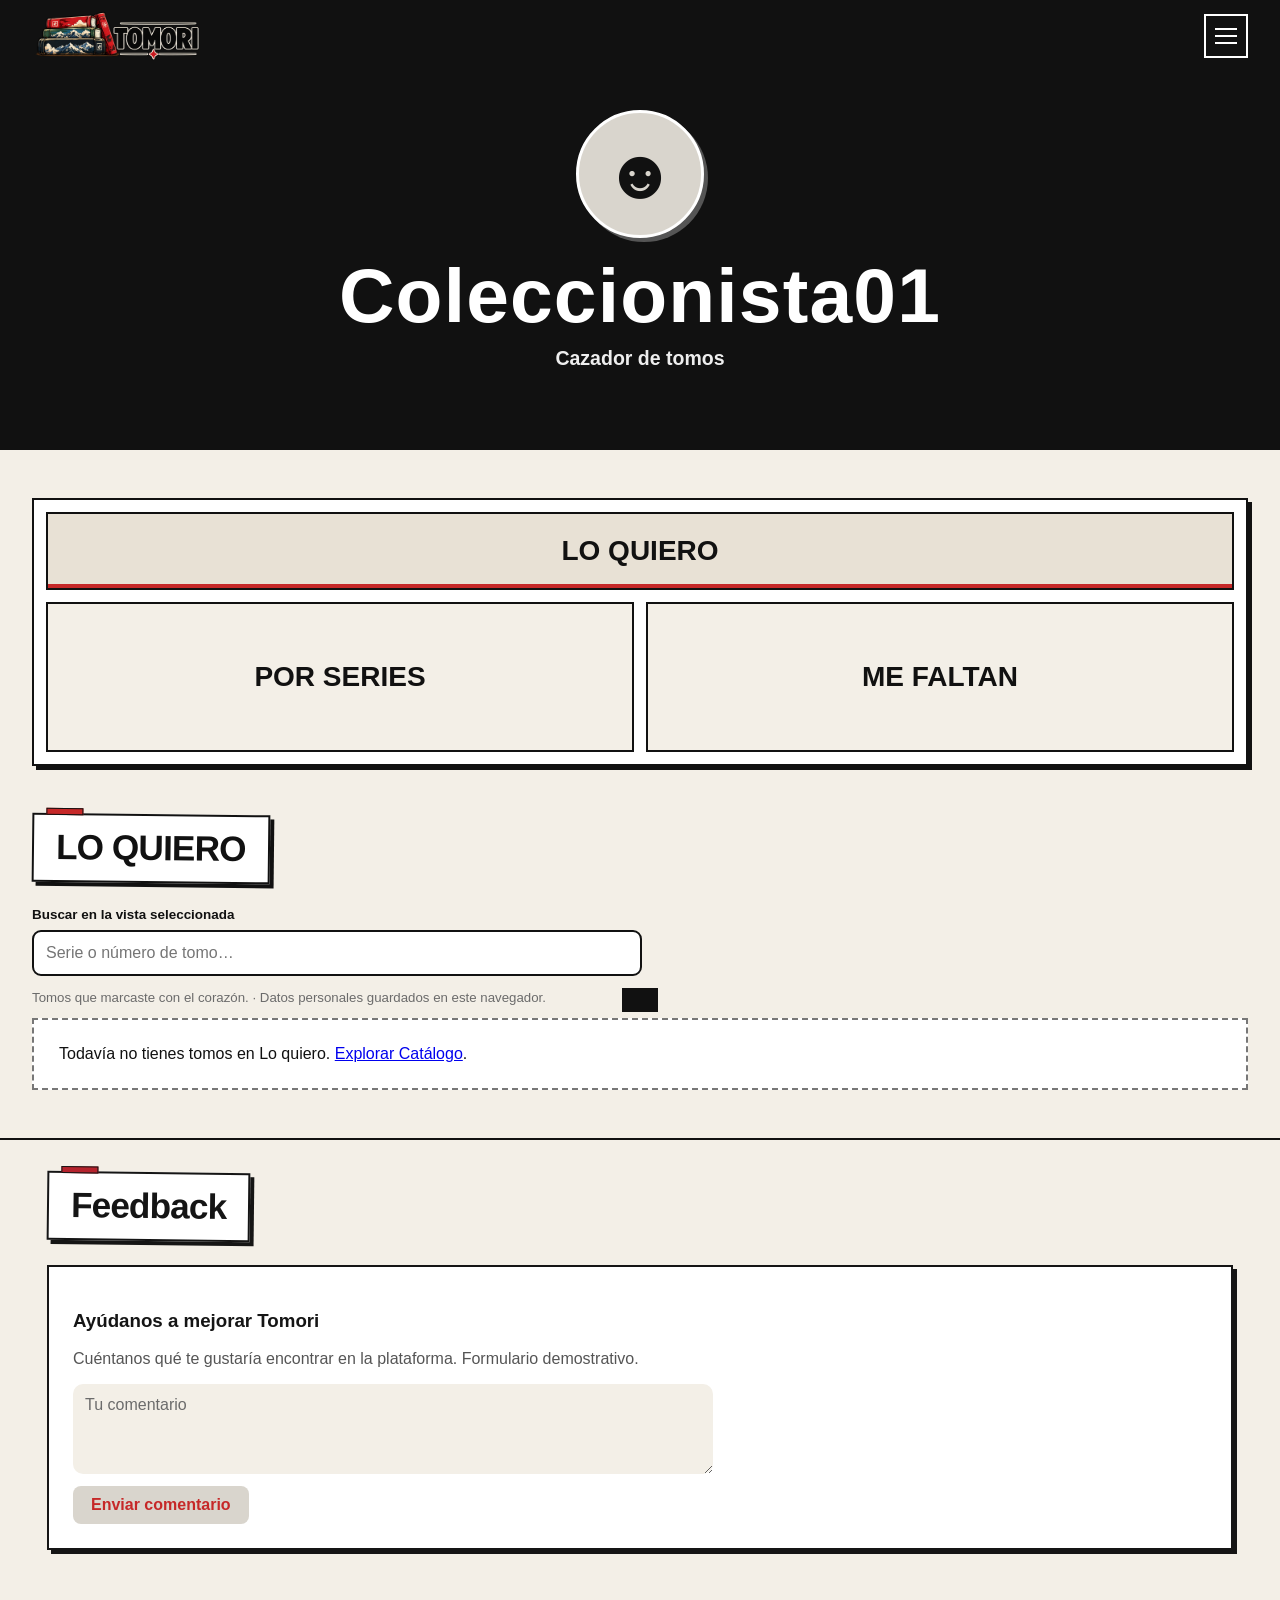
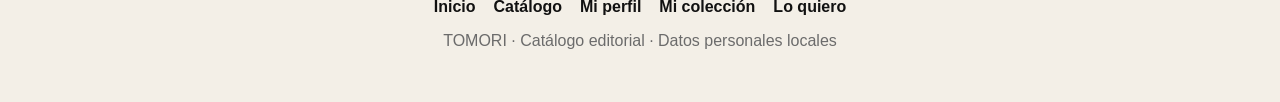
<file: lo-quiero.html>
<!doctype html><html lang="es"><head><meta charset="utf-8"><meta name="viewport" content="width=device-width,initial-scale=1"><title>Tomori · Lo quiero</title><link rel="stylesheet" href="base.css"><link rel="stylesheet" href="extra.css?v=tomori-tomos-iconos-negros-01"><link rel="icon" type="image/x-icon" href="tomori/iconos/favicon.ico"><link rel="icon" type="image/png" sizes="32x32" href="tomori/iconos/app-icon-32.png"><link rel="apple-touch-icon" sizes="180x180" href="tomori/iconos/app-icon-180.png"><link rel="manifest" href="tomori/integracion/manifest.webmanifest"><link rel="stylesheet" href="tomori/integracion/tomori-brand.css?v=1.0-global-aprobado"><link rel="stylesheet" href="personal.css?v=revision-06"><link rel="stylesheet" href="feedback-global.css?v=tomori-feedback-01"><link rel="stylesheet" href="ivrea-covers.css?v=tomori-ivrea-calidad-opcion-b-20261012"><link rel="stylesheet" href="tomori-fichas-series-aprobadas.css?v=tomori-fichas-series-proporcionales-aprobadas-20261013"><link rel="stylesheet" href="tomori-acceso-inicio.css?v=tomori-acceso-inicio-20261013-01"></head><body data-page="lo quiero"><header class="header collector-user-header" id="header"><div class="bar"><div class="tm-home-left-group"><a class="tm-home-link tm-home-link-personal" href="inicio.html" aria-label="Volver a Inicio de Tomori" title="Volver a Inicio"><picture><source media="(max-width: 600px)" type="image/webp" srcset="tomori/web/isotipo-libros.webp"><source type="image/webp" srcset="tomori/web/logo-horizontal.webp"><img src="tomori/web/logo-horizontal-web.png" width="880" height="282" alt="Tomori"></picture></a><div class="collector-compact-identity"><div class="collector-avatar collector-avatar-small" data-avatar></div><div><strong data-username>Coleccionista01</strong><span data-usertitle>Cazador de tomos</span></div></div></div><button aria-expanded="false" aria-label="Abrir menú" class="menu-button" id="menuButton"><i></i><i></i><i></i></button></div><div class="hero collector-user-hero"><div class="collector-avatar collector-avatar-large" data-avatar></div><h1 data-username>Coleccionista01</h1><p data-usertitle>Cazador de tomos</p></div></header><nav id="menu" class="menu" aria-label="Menú principal"><button id="closeMenu" class="menu-close" aria-label="Cerrar menú">×</button><div class="menu-inner"><div class="menu-row diagonal upper"><button class="menu-tile l" data-dest="catalogo">Catálogo</button><button class="menu-tile r" data-dest="tienda">Tienda</button></div><div class="menu-row middle"><button class="menu-tile full" data-dest="sesion">Iniciar sesión / Registrarse</button></div><div class="menu-row diagonal lower"><button class="menu-tile bl" data-dest="feedback">Feedback</button><button class="menu-tile br" data-dest="coleccion">Mi colección</button></div></div></nav><main class="wrap"><section class="section collector-nav-section"><div class="collector-nav-shell"><div class="collector-tiles collector-tiles-wishlist"><button class="collector-square-tile active" data-wish-view="wanted" aria-pressed="true">LO QUIERO</button><button class="collector-square-tile" data-wish-view="grouped" aria-pressed="false">POR SERIES</button><button class="collector-square-tile" data-wish-view="missing" aria-pressed="false">ME FALTAN</button></div></div></section>
<section class="section" id="wishContent"><h2 class="collector-narrator-title" id="wishTitle">LO QUIERO</h2><div class="collector-wish-search"><label for="wishSearch">Buscar en la vista seleccionada</label><input type="search" id="wishSearch" class="search-field" placeholder="Serie o número de tomo…" autocomplete="off"></div><p class="note" id="wishHint">Tomos que marcaste con el corazón · datos de prueba simulados.</p><div id="wishResults" class="collector-wish-results"></div><div class="more-wrap"><button id="wishMore" class="button button-standalone">Mostrar más</button></div></section>
</main><footer class="site-footer collector-footer"><div class="wrap"><section class="section" id="feedback"><h2>Feedback</h2><div class="feedback"><h3>Ayúdanos a mejorar Tomori</h3><p>Cuéntanos qué te gustaría encontrar en la plataforma. Formulario demostrativo.</p><form id="feedbackForm"><textarea required placeholder="Tu comentario"></textarea><button type="submit">Enviar comentario</button></form></div></section><div class="collector-footer-links"><a href="inicio.html">Inicio</a><a href="catalogo.html">Catálogo</a><a href="perfil.html">Mi perfil</a><a href="coleccion.html">Mi colección</a><a href="lo-quiero.html">Lo quiero</a></div><p>TOMORI · Catálogo editorial · Datos personales locales</p></div></footer><div id="toast" class="toast" role="status"></div><script src="data.js?v=tomori-onepiece-ivrea-109-20261013"></script><script src="collector.js?v=tomori-catalogo-real-v1-20261013"></script><script src="app.js?v=tomori-catalogo-real-v1-20261013" defer></script><script src="personal.js?v=tomori-catalogo-real-v1-20261013" defer></script><!-- TOMORI · Portadas One Piece Ivrea · prueba privada; enlaces externos -->
<script src="tomori-portadas-onepiece.js?v=20261022-standard-aprobado-ratingstrip-00-04" defer></script>
<script src="tomori-valoracion-tomos.js?v=20261022-valoracion-tomos-01" defer></script>
</body></html>
</file>
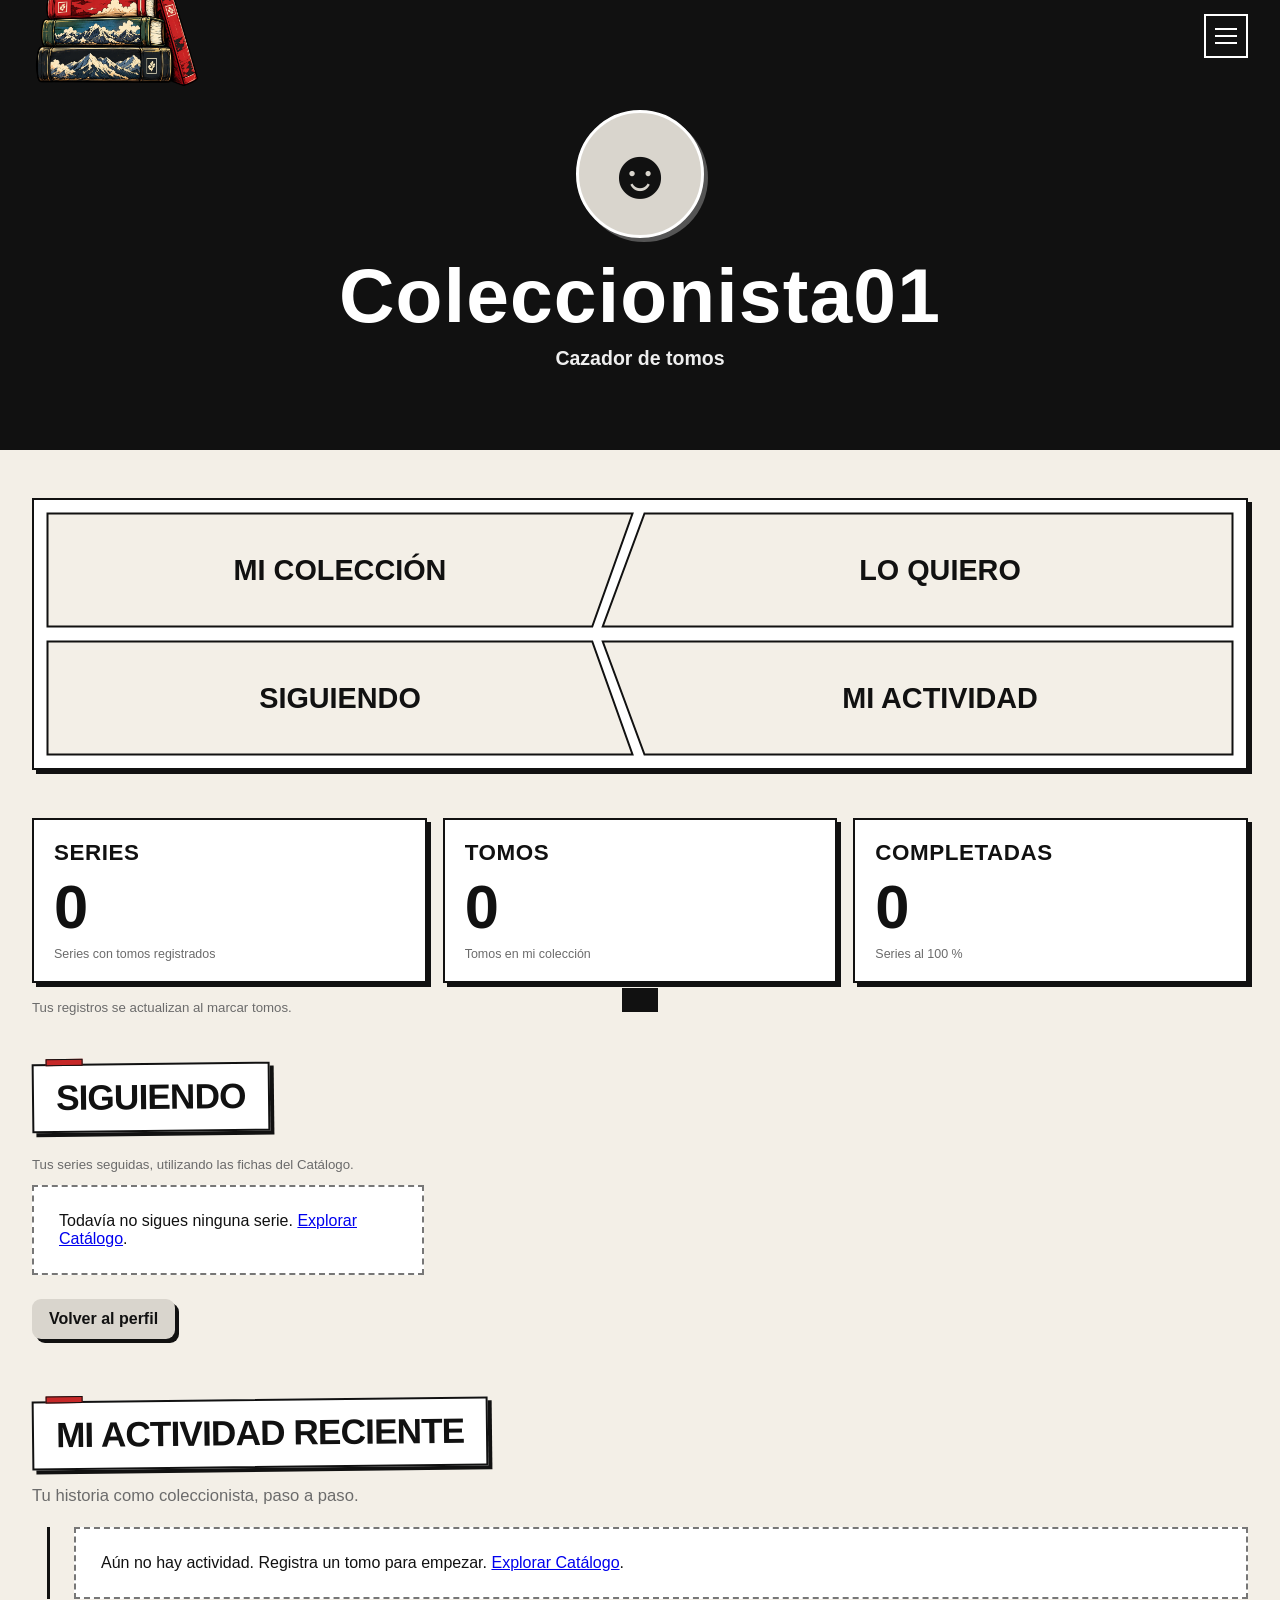
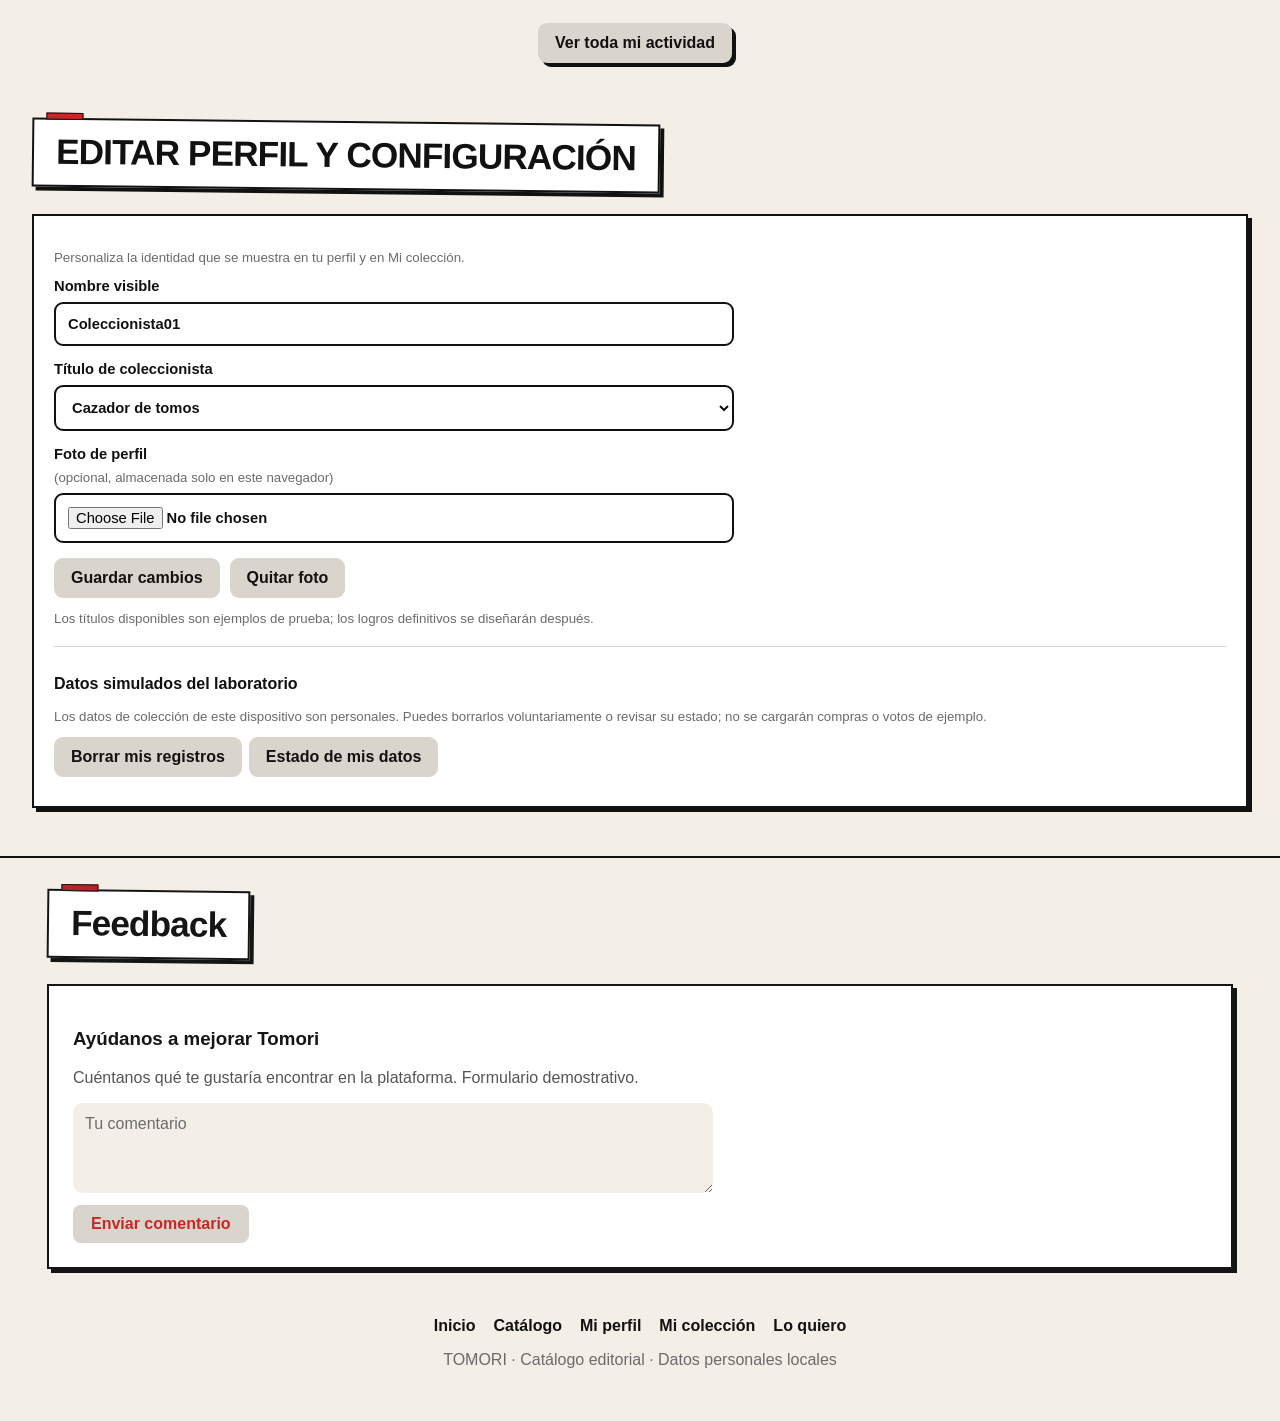
<file: perfil.html>
<!doctype html><html lang="es"><head><meta charset="utf-8"><meta name="viewport" content="width=device-width,initial-scale=1"><title>Tomori · Perfil de usuario</title><link rel="stylesheet" href="base.css"><link rel="stylesheet" href="extra.css?v=tomori-tomos-iconos-negros-01"><link rel="icon" type="image/x-icon" href="tomori/iconos/favicon.ico"><link rel="icon" type="image/png" sizes="32x32" href="tomori/iconos/app-icon-32.png"><link rel="apple-touch-icon" sizes="180x180" href="tomori/iconos/app-icon-180.png"><link rel="manifest" href="tomori/integracion/manifest.webmanifest"><link rel="stylesheet" href="tomori/integracion/tomori-brand.css?v=1.0-global-aprobado"><link rel="stylesheet" href="personal.css?v=perfil-07-espaciado"><link rel="stylesheet" href="feedback-global.css?v=tomori-feedback-01"><link rel="stylesheet" href="ivrea-covers.css?v=tomori-ivrea-calidad-opcion-b-20261012"><link rel="stylesheet" href="tomori-fichas-series-aprobadas.css?v=tomori-fichas-series-proporcionales-aprobadas-20261013"><link rel="stylesheet" href="tomori-acceso-inicio.css?v=tomori-acceso-inicio-20261013-01"></head><body data-page="perfil de usuario"><header class="header collector-user-header" id="header"><div class="bar"><div class="tm-home-left-group"><a class="tm-home-link tm-home-link-personal" href="inicio.html" aria-label="Volver a Inicio de Tomori" title="Volver a Inicio"><picture><source media="(max-width: 600px)" type="image/webp" srcset="tomori/web/isotipo-libros.webp"><source type="image/webp" srcset="tomori/web/logo-horizontal.webp"><img src="tomori/web/logo-horizontal-web.png" width="880" height="282" alt="Tomori"></picture></a><div class="collector-compact-identity"><div class="collector-avatar collector-avatar-small" data-avatar></div><div><strong data-username>Coleccionista01</strong><span data-usertitle>Cazador de tomos</span></div></div></div><button aria-expanded="false" aria-label="Abrir menú" class="menu-button" id="menuButton"><i></i><i></i><i></i></button></div><div class="hero collector-user-hero"><div class="collector-avatar collector-avatar-large" data-avatar></div><h1 data-username>Coleccionista01</h1><p data-usertitle>Cazador de tomos</p></div></header><nav id="menu" class="menu" aria-label="Menú principal"><button id="closeMenu" class="menu-close" aria-label="Cerrar menú">×</button><div class="menu-inner"><div class="menu-row diagonal upper"><button class="menu-tile l" data-dest="catalogo">Catálogo</button><button class="menu-tile r" data-dest="tienda">Tienda</button></div><div class="menu-row middle"><button class="menu-tile full" data-dest="sesion">Iniciar sesión / Registrarse</button></div><div class="menu-row diagonal lower"><button class="menu-tile bl" data-dest="feedback">Feedback</button><button class="menu-tile br" data-dest="coleccion">Mi colección</button></div></div></nav><main class="wrap"><section class="section collector-nav-section"><div class="collector-nav-shell"><div class="collector-tiles collector-tiles-profile"><button type="button" class="collector-tile" data-personal-tile="collection" data-geometry="left-a"><svg class="collector-tile-shape" aria-hidden="true" focusable="false"><polygon vector-effect="non-scaling-stroke"/></svg><span>MI COLECCIÓN</span></button><button type="button" class="collector-tile" data-personal-tile="wishlist" data-geometry="right-a"><svg class="collector-tile-shape" aria-hidden="true" focusable="false"><polygon vector-effect="non-scaling-stroke"/></svg><span>LO QUIERO</span></button><button type="button" class="collector-tile" data-personal-tile="following" data-geometry="left-b"><svg class="collector-tile-shape" aria-hidden="true" focusable="false"><polygon vector-effect="non-scaling-stroke"/></svg><span>SIGUIENDO</span></button><button type="button" class="collector-tile" data-personal-tile="activity" data-geometry="right-b"><svg class="collector-tile-shape" aria-hidden="true" focusable="false"><polygon vector-effect="non-scaling-stroke"/></svg><span>MI ACTIVIDAD</span></button></div></div></section><section class="section collector-stats-section" aria-label="Estadísticas de colección"><div class="collector-stats"><div class="narrator collector-stat"><strong>SERIES</strong><span data-stat="series">0</span><small>Series con tomos registrados</small></div><div class="narrator collector-stat"><strong>TOMOS</strong><span data-stat="volumes">0</span><small>Tomos en mi colección</small></div><div class="narrator collector-stat"><strong>COMPLETADAS</strong><span data-stat="completed">0</span><small>Series al 100 %</small></div></div><p class="note collector-data-label">Tus registros se actualizan al marcar tomos.</p></section>
<div id="followingView" class="collector-inline-view section"><h2 class="collector-narrator-title">SIGUIENDO</h2><p class="note">Tus series seguidas, utilizando las fichas del Catálogo.</p><div class="cards series-grid catalog-grid" id="followingResults"></div><div class="more-wrap"><button class="button button-standalone" id="followingMore">Mostrar más series</button></div><button class="button button-standalone collector-return" id="followingClose">Volver al perfil</button></div>
<section class="section" id="activityRecent"><h2 class="collector-narrator-title">MI ACTIVIDAD RECIENTE</h2><p class="collector-subtitle">Tu historia como coleccionista, paso a paso.</p><div class="collector-timeline" id="activityList"></div><div class="more-wrap"><button class="button button-standalone" id="activityMore" hidden>Mostrar más</button><button class="button button-standalone" id="activityAll">Ver toda mi actividad</button></div></section>
<section class="section" id="settings"><h2 class="collector-narrator-title">EDITAR PERFIL Y CONFIGURACIÓN</h2><div class="narrator"><p class="note">Personaliza la identidad que se muestra en tu perfil y en Mi colección.</p><form id="userSettingsForm" class="collector-settings-form"><label>Nombre visible<input id="userNameInput" class="search-field" maxlength="40" required></label><label>Título de coleccionista<select id="userTitleSelect" class="control"></select></label><label>Foto de perfil <span class="note">(opcional, almacenada solo en este navegador)</span><input id="userAvatarInput" type="file" accept="image/*" class="search-field"></label><div class="collector-settings-buttons"><button class="button button-contained" type="submit">Guardar cambios</button><button class="button button-contained" id="removeAvatar" type="button">Quitar foto</button></div></form><p class="note">Los títulos disponibles son ejemplos de prueba; los logros definitivos se diseñarán después.</p><div class="collector-demo-settings"><p><strong>Datos simulados del laboratorio</strong></p><p class="note">Los datos de colección de este dispositivo son personales. Puedes borrarlos voluntariamente o revisar su estado; no se cargarán compras o votos de ejemplo.</p><button id="clearDemo" class="button button-contained" type="button">Borrar mis registros</button><button id="reloadDemo" class="button button-contained" type="button">Estado de mis datos</button></div></div></section>
</main><footer class="site-footer collector-footer"><div class="wrap"><section class="section" id="feedback"><h2>Feedback</h2><div class="feedback"><h3>Ayúdanos a mejorar Tomori</h3><p>Cuéntanos qué te gustaría encontrar en la plataforma. Formulario demostrativo.</p><form id="feedbackForm"><textarea required placeholder="Tu comentario"></textarea><button type="submit">Enviar comentario</button></form></div></section><div class="collector-footer-links"><a href="inicio.html">Inicio</a><a href="catalogo.html">Catálogo</a><a href="perfil.html">Mi perfil</a><a href="coleccion.html">Mi colección</a><a href="lo-quiero.html">Lo quiero</a></div><p>TOMORI · Catálogo editorial · Datos personales locales</p></div></footer><div id="toast" class="toast" role="status"></div><script src="data.js?v=tomori-onepiece-ivrea-109-20261013"></script><script src="collector.js?v=tomori-catalogo-real-v1-20261013"></script><script src="app.js?v=tomori-catalogo-real-v1-20261013" defer></script><script src="personal.js?v=tomori-catalogo-real-v1-20261013" defer></script><!-- TOMORI · Portadas One Piece Ivrea · prueba privada; enlaces externos -->
<script src="tomori-portadas-onepiece.js?v=20261022-standard-aprobado-ratingstrip-00-04" defer></script>
<script src="tomori-valoracion-tomos.js?v=20261022-valoracion-tomos-01" defer></script>
</body></html>
</file>
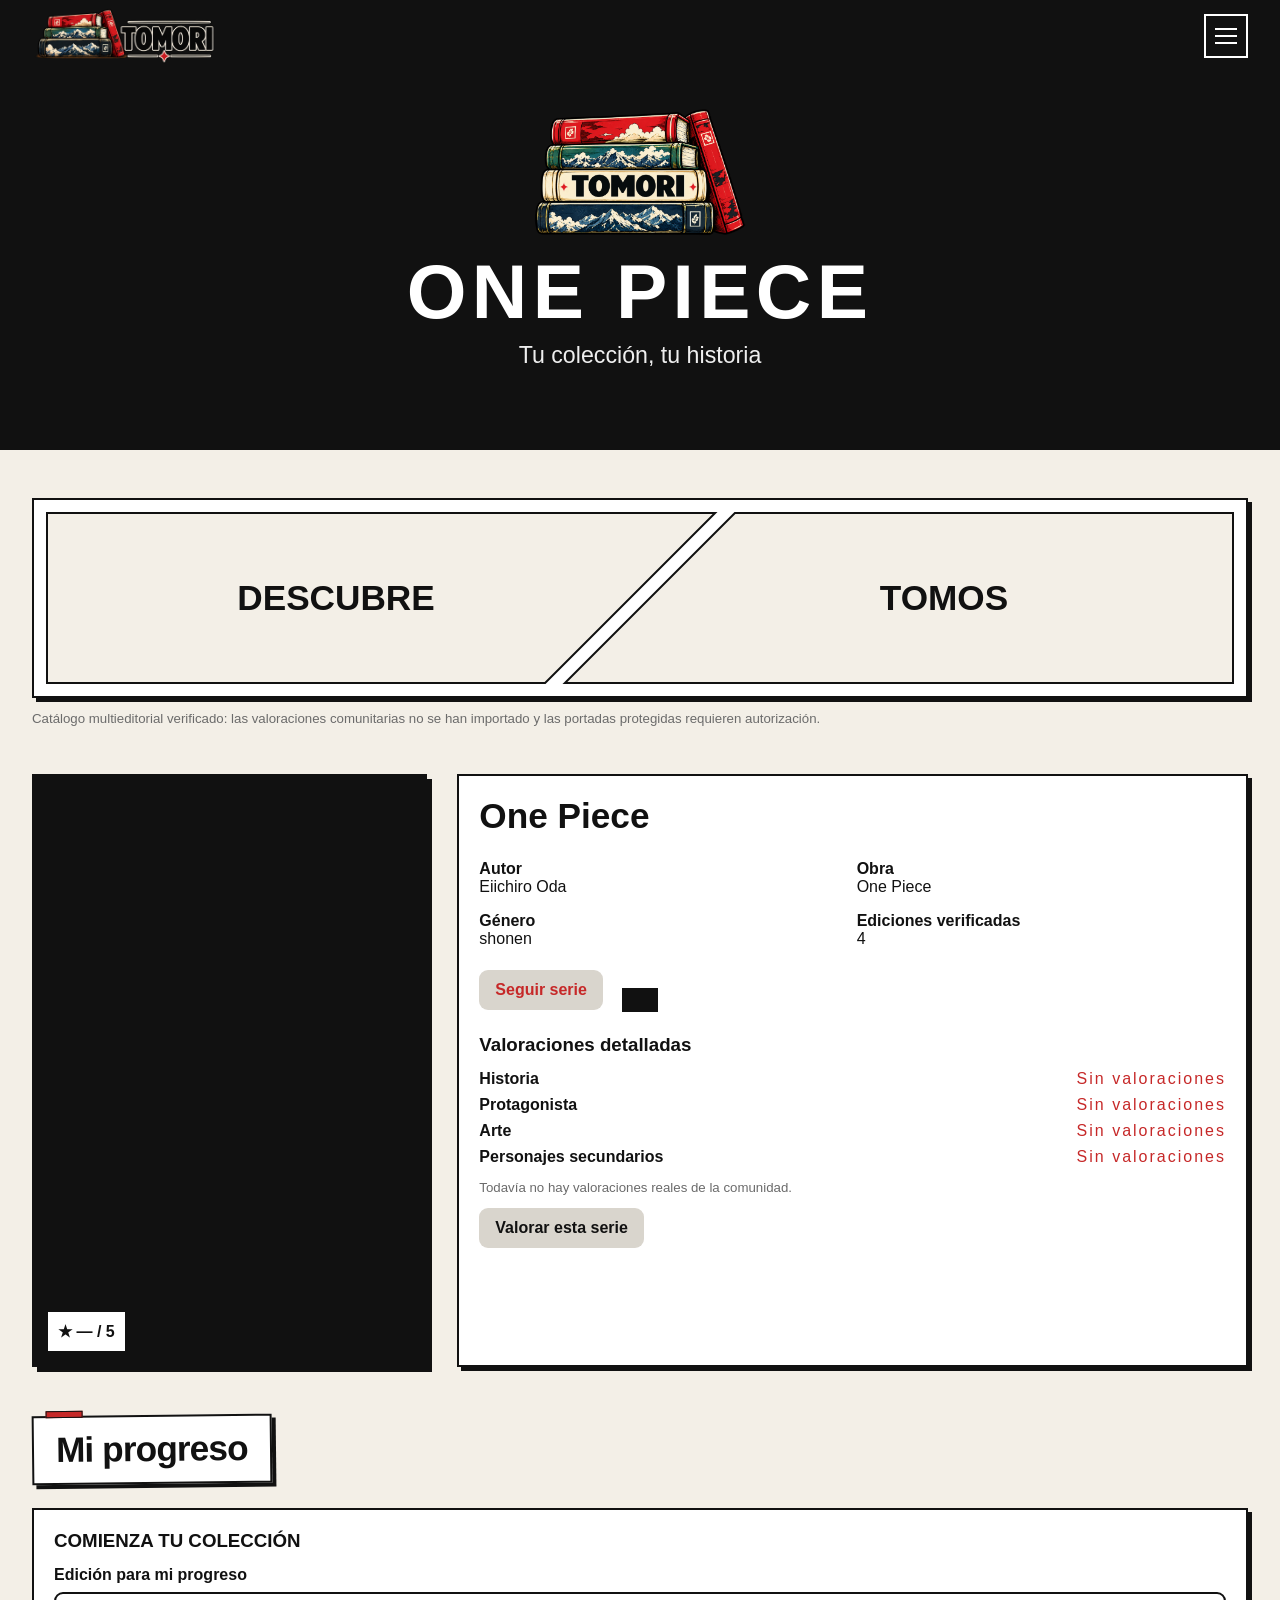
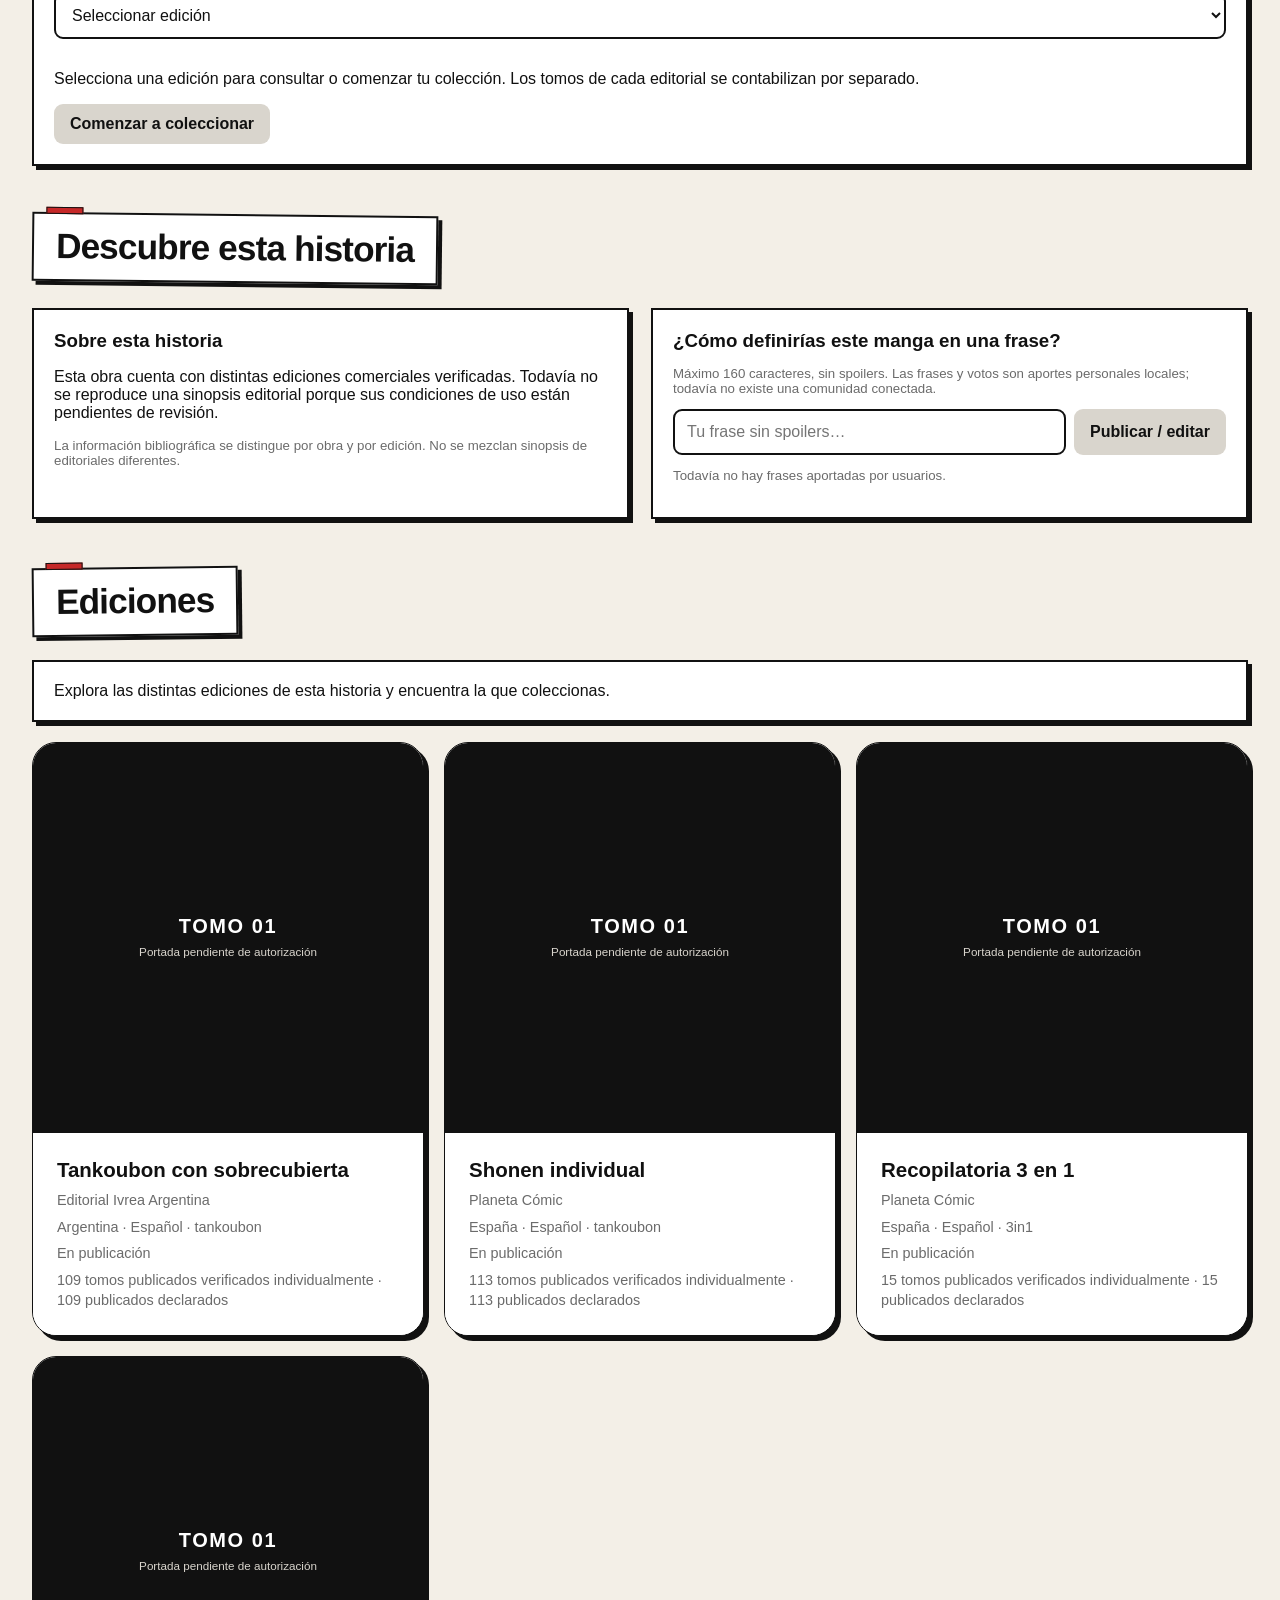
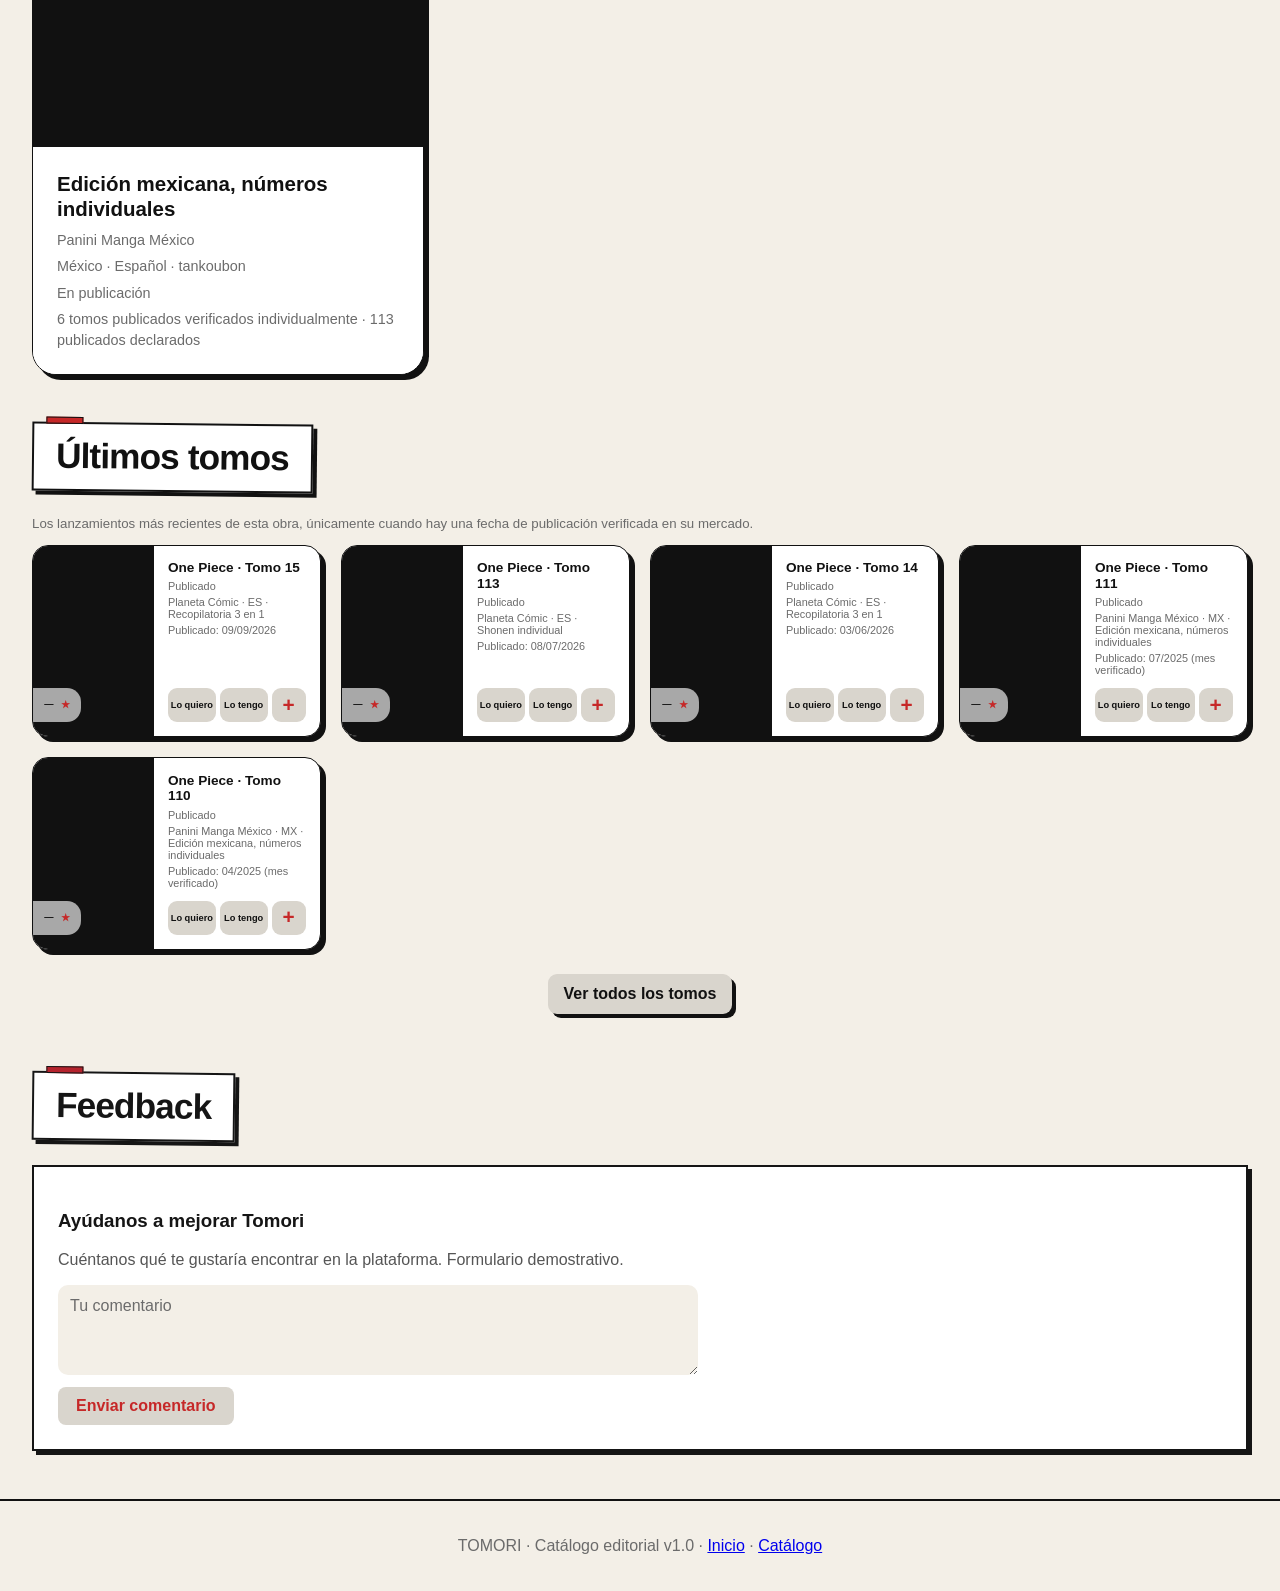
<file: serie.html>
<!doctype html><html lang="es" data-serie-v2="true"><head><meta charset="utf-8"><meta name="viewport" content="width=device-width,initial-scale=1"><title>Tomori · Perfil de serie</title><link rel="stylesheet" href="base.css"><link rel="stylesheet" href="extra.css?v=tomori-tomos-iconos-negros-01">
<style id="panteon-cta-sombra-v11-p13">
/* Estilo de respaldo local: visible aunque Safari utilice un CSS en caché. */
.more-wrap #catalogMore,
.more-wrap #volumeMore,
.ranking-block .ranking-more-wrap .ranking-more {
  color:#111111;
  background:#D9D5CD;
  border:0;
  border-radius:8px;
  box-shadow:4px 4px 0 #111111 !important;
  position:relative;
  overflow:visible;
}
.more-wrap {padding-bottom:10px;}
.ranking-block .ranking-more-wrap {padding-bottom:14px;}
</style>

<style id="panteon-perfil-controles-prueba17">
/* PERFIL DE SERIE · PRUEBA 17
   Controles aprobados: gris #D9D5CD, texto negro, sin bordes,
   radio de 9px. Scope: solo Perfil, sin tocar menú, viñetas ni
   Feedback original y aprobado. */
body[data-page="perfil de serie"] main .button{
  background:#D9D5CD;
  color:#111111;
  border:0;
  border-radius:9px;
  font-weight:800;
  box-sizing:border-box;
  min-height:40px;
  padding:10px 16px;
  cursor:pointer;
  box-shadow:none;
}
body[data-page="perfil de serie"] main .button.primary,
body[data-page="perfil de serie"] main .button.active{
  background:#D9D5CD;
  color:#111111;
  border:0;
}
body[data-page="perfil de serie"] main .button.active,
body[data-page="perfil de serie"] main .button[aria-pressed="true"]{
  box-shadow:inset 0 -3px 0 #C62828;
}
body[data-page="perfil de serie"] main .button:hover:not(:disabled){background:#cbc7bf}
body[data-page="perfil de serie"] main .button:focus-visible{
  outline:3px solid #111111;outline-offset:3px;
}
/* Solo «Mostrar más tomos» es un botón independiente: conserva su sombra. */
body[data-page="perfil de serie"] #volumeMore{
  background:#D9D5CD;
  color:#111111;
  border:0;
  border-radius:9px;
  box-shadow:4px 4px 0 #111111 !important;
  margin-bottom:7px;
}
/* Las tarjetas del Perfil heredan la geometría y controles de Rankings. */
body[data-page="perfil de serie"] #volumeResults .volume-card .volume-actions .action,
body[data-page="perfil de serie"] #volumeResults .volume-card .volume-actions .action.active,
body[data-page="perfil de serie"] #volumeResults .volume-card .volume-actions .action[aria-pressed="true"]{
  background:#D9D5CD;color:#111111;border:0;border-radius:9px;
}
body[data-page="perfil de serie"] #volumeResults .volume-card .volume-actions .follow,
body[data-page="perfil de serie"] #volumeResults .volume-card .volume-actions .follow.active,
body[data-page="perfil de serie"] #volumeResults .volume-card .volume-actions .follow[aria-pressed="true"]{
  background:#D9D5CD;color:#C62828;border:0;border-radius:9px;
}
/* Los sellos de valoración ya vienen de .launch-volume-grid en extra.css:
   superpuestos a la portada, gris al 30% y estrella roja. */
</style>

<style id="panteon-perfil-vinetas-prueba19">
/* Perfil de serie — viñetas con contornos SVG completos y 12px libres
   entre bordes paralelos. Tipografía proporcional al área disponible,
   como la regla aprobada del Catálogo: ambas viñetas son equivalentes. */
body[data-page="perfil de serie"] .profile-panels{
  display:block;position:relative;isolation:isolate;
  box-sizing:border-box;overflow:hidden;
  padding:12px;background:#FFFFFF;border:2px solid var(--ink);
  box-shadow:4px 4px 0 var(--ink);
}
body[data-page="perfil de serie"] .profile-stage{
  position:relative;width:100%;height:100%;min-width:0;
  --profile-title-size:2.2rem;
}
body[data-page="perfil de serie"] .profile-geometry{
  position:absolute;inset:0;width:100%;height:100%;display:block;
  z-index:0;pointer-events:none;overflow:visible;
}
body[data-page="perfil de serie"] .profile-geometry .profile-shape{
  fill:var(--ivory);stroke:var(--ink);stroke-width:2;
  stroke-linejoin:miter;vector-effect:none;
}
body[data-page="perfil de serie"] .profile-stage .profile-tile{
  position:absolute;inset:0;width:100%;height:100%;margin:0;padding:0;
  border:0;background:transparent;color:var(--ink);border-radius:0;
  font-size:var(--profile-title-size);font-weight:900;line-height:1.1;
  z-index:1;display:flex;align-items:center;cursor:pointer;
  transition:none;box-sizing:border-box;
}
body[data-page="perfil de serie"] .profile-stage .profile-tile:first-child,
body[data-page="perfil de serie"] .profile-stage .profile-tile:last-child{
  border:0;margin:0;padding:0;clip-path:var(--profile-hit-area);
}
body[data-page="perfil de serie"] .profile-stage .profile-tile span{
  display:flex;justify-content:center;align-items:center;
  width:50%;height:100%;pointer-events:none;white-space:nowrap;
}
/* Únicamente el título más largo de la primera viñeta se adapta al espacio.
   TOMOS conserva exactamente el tamaño aprobado. */
body[data-page="perfil de serie"] .profile-stage .profile-tile-discover{
  font-size:var(--profile-title-discover-size,var(--profile-title-size));
}
body[data-page="perfil de serie"] .profile-stage .profile-tile-volumes span{
  margin-left:auto;transform:translateX(7px);
}
body[data-page="perfil de serie"] .profile-stage .profile-tile-discover span{
  transform:translateX(-7px);
}
body[data-page="perfil de serie"] .profile-stage .profile-tile:focus-visible{
  outline:3px solid var(--red);outline-offset:-4px;
}
/* Excepción aprobada: «Seguir serie» es una acción principal.
   Solamente su texto es rojo; fondo gris y ausencia de sombra se mantienen. */
body[data-page="perfil de serie"] main #followSeries,
body[data-page="perfil de serie"] main #followSeries.active,
body[data-page="perfil de serie"] main #followSeries[aria-pressed="true"]{
  background:#D9D5CD;color:#C62828;border:0;box-shadow:none;
}
</style>
<!-- Tomori v1.0 · identidad y PWA global, rutas relativas compatibles con GitHub Pages -->
<link rel="icon" type="image/x-icon" href="tomori/iconos/favicon.ico">
<link rel="icon" type="image/png" sizes="16x16" href="tomori/iconos/app-icon-16.png">
<link rel="icon" type="image/png" sizes="32x32" href="tomori/iconos/app-icon-32.png">
<link rel="apple-touch-icon" sizes="180x180" href="tomori/iconos/app-icon-180.png">
<link rel="manifest" href="tomori/integracion/manifest.webmanifest">
<link rel="stylesheet" href="tomori/integracion/tomori-brand.css?v=1.0-global-aprobado">
<link rel="stylesheet" href="feedback-global.css?v=tomori-feedback-01"><link rel="stylesheet" href="ivrea-covers.css?v=tomori-ivrea-calidad-opcion-b-20261012"><link rel="stylesheet" href="tomori-fichas-series-aprobadas.css?v=tomori-fichas-series-proporcionales-aprobadas-20261013"><link rel="stylesheet" href="tomori-acceso-inicio.css?v=tomori-acceso-inicio-20261013-01"><link rel="stylesheet" href="perfil-serie-v2.css?v=tomori-ediciones-fichas-v21-20261013"></head><body data-page="perfil de serie"><header class="header" id="header"><div class="bar"><a class="small-brand tm-brand-only-logo tm-home-link" href="inicio.html" aria-label="Volver a Inicio de Tomori" title="Volver a Inicio"><picture><source type="image/webp" srcset="tomori/web/logo-horizontal.webp"><img class="tm-header-logo-horizontal" src="tomori/web/logo-horizontal-web.png" width="880" height="282" alt="Tomori"></picture></a><button aria-expanded="false" aria-label="Abrir menú" class="menu-button" id="menuButton"><i></i><i></i><i></i></button></div><div class="hero"><div class="tm-page-logo"><picture><source type="image/webp" srcset="tomori/web/logo-principal.webp"><img class="tm-header-logo-principal" src="tomori/web/logo-principal-web.png" width="960" height="589" alt="Tomori"></picture></div><h1 id="pageHeading">PERFIL DE SERIE</h1><p>Tu colección, tu historia</p></div></header><nav id="menu" class="menu" aria-label="Menú principal"><button id="closeMenu" class="menu-close" aria-label="Cerrar menú">×</button><div class="menu-inner"><div class="menu-row diagonal upper"><button class="menu-tile l" data-dest="catalogo">Catálogo</button><button class="menu-tile r" data-dest="tienda">Tienda</button></div><div class="menu-row middle"><button class="menu-tile full" data-dest="sesion">Iniciar sesión / Registrarse</button></div><div class="menu-row diagonal lower"><button class="menu-tile bl" data-dest="feedback">Feedback</button><button class="menu-tile br" data-dest="coleccion">Mi colección</button></div></div></nav><main class="wrap"><section class="section"><div class="profile-panels" aria-label="Navegación del perfil de serie">
  <div class="profile-stage">
    <svg class="profile-geometry" id="profileGeometry" viewBox="0 0 100 100" aria-hidden="true" focusable="false" preserveAspectRatio="none">
      <polygon class="profile-shape" id="profileShapeDiscover" />
      <polygon class="profile-shape" id="profileShapeVolumes" />
    </svg>
    <button class="profile-tile profile-tile-discover" data-scroll="descubre" aria-label="Ir a Descubre esta historia"><span>DESCUBRE</span></button>
    <button class="profile-tile profile-tile-volumes" data-scroll="tomos" aria-label="Ir a Últimos tomos o Todos los tomos"><span>TOMOS</span></button>
  </div>
</div><p class="note">Catálogo multieditorial verificado: las valoraciones comunitarias no se han importado y las portadas protegidas requieren autorización.</p></section><section class="section"><div class="profile-overview"><div class="profile-cover" role="img" aria-label="Portada provisional negra"><div class="rating-seal" id="generalRating">★ — / 5</div></div><div class="narrator"><h2 id="seriesTitle">Serie</h2><div class="metadata" id="seriesMeta"></div><button class="button primary" id="followSeries">Seguir serie</button><h3 style="margin-top:24px">Valoraciones detalladas</h3><div id="ratingDetails"></div><p class="note" id="ratingCount"></p><button class="button" id="rateSeries">Valorar esta serie</button><div id="ratingEditor" hidden><p class="note">Puntúa cada criterio de 1 a 5 estrellas. Puedes editarlo después.</p><div id="ratingInputs"></div><button class="button primary" id="saveRating">Guardar valoración</button></div></div></div></section><section class="section" id="progreso"><h2>Mi progreso</h2><div class="narrator" id="progressBox"></div></section>
<section class="section" id="descubre"><h2>Descubre esta historia</h2><div class="story-grid"><div class="narrator"><h3>Sobre esta historia</h3><p>Esta obra cuenta con distintas ediciones comerciales verificadas. Todavía no se reproduce una sinopsis editorial porque sus condiciones de uso están pendientes de revisión.</p><p class="note">La información bibliográfica se distingue por obra y por edición. No se mezclan sinopsis de editoriales diferentes.</p></div><div class="narrator"><h3>¿Cómo definirías este manga en una frase?</h3><p class="note">Máximo 160 caracteres, sin spoilers. Las frases y votos son aportes personales locales; todavía no existe una comunidad conectada.</p><form class="quote-form" id="quoteForm"><input class="search-field" id="quoteText" maxlength="160" placeholder="Tu frase sin spoilers…" required><button class="button primary" type="submit">Publicar / editar</button></form><div id="quotes"></div><button class="button" id="moreQuotes">Ver más frases</button></div></div></section>
<section class="section" id="ediciones"><h2>Ediciones</h2><div class="narrator tm-editions-intro">Explora las distintas ediciones de esta historia y encuentra la que coleccionas.</div><div id="editionResults" class="tm-edition-grid"></div></section>
<section class="section" id="ultimosTomos"><h2>Últimos tomos</h2><p class="note">Los lanzamientos más recientes de esta obra, únicamente cuando hay una fecha de publicación verificada en su mercado.</p><div id="latestVolumeResults" class="cards volume-grid catalog-grid launch-volume-grid tm-latest-grid"></div><div class="more-wrap"><button type="button" class="button" id="openAllVolumes">Ver todos los tomos</button></div></section>
<section class="section" id="tomos" hidden><div class="tm-series-back"><button type="button" class="button" id="returnToSeries">Volver a la serie</button></div><h2>Todos los tomos</h2><p class="note">Tomos individualizados por edición. Los registros anunciados se identifican por separado y no se cuentan entre «Me faltan».</p><div class="controls tm-volume-controls"><input class="search-field" id="volumeSearch" aria-label="Buscar por número de tomo" placeholder="Buscar tomo por número (ej. 15)" inputmode="numeric"><select id="volumeEdition" class="control" aria-label="Filtrar por edición"><option value="all">Todas las ediciones</option></select><select class="control" id="volumeSort" aria-label="Ordenar tomos"><option value="recent">Más reciente</option><option value="old">Más antiguo</option><option value="rated">Mejor valorado</option><option value="collected">Más coleccionado</option></select><select class="control" id="volumeFilter" aria-label="Filtrar por estado personal"><option value="all">Todos</option><option value="owned">Los que tengo</option><option value="wanted">Lo que quiero</option><option value="missing">Los que me faltan</option></select></div><p id="volumeSortNote" class="note" hidden></p><div id="volumeResults" class="cards volume-grid catalog-grid launch-volume-grid"></div><div class="more-wrap"><button class="button" id="volumeMore">Mostrar más tomos</button></div></section>
<!-- TOMORI · Feedback global: bloque original aprobado de Inicio. -->
<section class="section" id="feedback"><h2>Feedback</h2><div class="feedback"><h3>Ayúdanos a mejorar Tomori</h3><p>Cuéntanos qué te gustaría encontrar en la plataforma. Formulario demostrativo.</p><form id="feedbackForm"><textarea required placeholder="Tu comentario"></textarea><button type="submit">Enviar comentario</button></form></div></section>
</main><footer class="site-footer">TOMORI · Catálogo editorial v1.0 · <a href="inicio.html">Inicio</a> · <a href="catalogo.html">Catálogo</a></footer><div id="toast" class="toast" role="status"></div><script src="data.js?v=tomori-onepiece-ivrea-109-20261013"></script><script src="tomori-shonen-etapa1.js?v=20261022-unificado-obra-v2"></script><script src="tomori-ivrea-etapa2-volumenes.js?v=20261022-etapa2-ampliada-02"></script><script src="collector.js?v=tomori-catalogo-real-v1-20261013"></script><script src="app.js?v=tomori-perfil-serie-v2-20261013" defer></script>
<script src="perfil-serie-v2.js?v=tomori-ediciones-fichas-v21-20261013" defer></script>
<!-- TOMORI · Evita que el listado desaparezca tras marcar «Lo tengo». -->
<script src="tomori-tomos-estado-fix.js?v=20261013-01" defer></script>
<script id="panteon-perfil-geometria-prueba19">
/* Dos viñetas de perfil — cortes complementarios de 45°.
   Los 12 px son la distancia libre perpendicular entre bordes de 2 px. */
(function(){
  const stage=document.querySelector('.profile-stage');
  if(!stage)return;
  const NS='http://www.w3.org/2000/svg';
  const shapes=[document.getElementById('profileShapeDiscover'),document.getElementById('profileShapeVolumes')];
  const buttons=[stage.querySelector('.profile-tile-discover'),stage.querySelector('.profile-tile-volumes')];
  function draw(){
    const w=stage.clientWidth,h=stage.clientHeight;
    if(w<60||h<30)return;
    const svg=document.getElementById('profileGeometry');
    svg.setAttribute('viewBox',`0 0 ${w} ${h}`);
    /* Al separar las rectas centrales (12+2) px, queda un hueco real de 12 px. */
    const stroke=2,freeGap=12;
    const halfOffset=(stroke+freeGap)*Math.SQRT2/2;
    const top=1,bottom=h-1,run=bottom-top;
    const mid=w/2;
    const leftTop=mid+run/2-halfOffset,leftBottom=mid-run/2-halfOffset;
    const rightTop=mid+run/2+halfOffset,rightBottom=mid-run/2+halfOffset;
    const left=[[1,1],[leftTop,top],[leftBottom,bottom],[1,bottom]];
    const right=[[rightTop,top],[w-1,top],[w-1,bottom],[rightBottom,bottom]];
    const points=(coords)=>coords.map(([x,y])=>`${x.toFixed(2)},${y.toFixed(2)}`).join(' ');
    [left,right].forEach((coords,i)=>{
      shapes[i].setAttribute('points',points(coords));
      buttons[i].style.clipPath='polygon('+coords.map(([x,y])=>`${x.toFixed(2)}px ${y.toFixed(2)}px`).join(',')+')';
      buttons[i].onmouseenter=()=>shapes[i].setAttribute('fill','#ebe6dc');
      buttons[i].onmouseleave=()=>shapes[i].removeAttribute('fill');
      buttons[i].onfocus=()=>shapes[i].setAttribute('fill','#ebe6dc');
      buttons[i].onblur=()=>shapes[i].removeAttribute('fill');
    });
    /* Proporción de SERIES en Catálogo. «DE QUÉ TRATA» es la referencia más larga;
       ambas viñetas usan la misma escala por tener igual tamaño. */
    const maximum=35.2;
    const availableHalf=w/2-24;
    const proportional=Math.min(maximum,h*.27,w*.064,availableHalf/5.4);
    stage.style.setProperty('--profile-title-size',Math.max(17,proportional).toFixed(2)+'px');
    /* Ajuste proporcional exclusivo de «DE QUÉ TRATA».
       Medir el texto real evita que se recorte sobre el corte diagonal,
       también en pantallas estrechas. No modifica el tamaño de «TOMOS». */
    const discover=buttons[0];
    const label=discover.querySelector('span');
    const style=getComputedStyle(discover);
    const canvas=document.createElement('canvas');
    const context=canvas.getContext('2d');
    if(context&&label){
      context.font=`${style.fontWeight} 100px ${style.fontFamily}`;
      const textWidth=context.measureText(label.textContent.trim()).width/100;
      /* Centro de la etiqueta desplazado 7px a la izquierda;
         resguardo de 12px respecto al contorno y corte diagonal. */
      const center=w/4-7;
      const cutAtCenter=w/2-halfOffset;
      const halfRoom=Math.min(center-12,cutAtCenter-12-center);
      const safeWidth=Math.max(0,halfRoom*2);
      const fitted=Math.min(Math.max(17,proportional),safeWidth/Math.max(textWidth,0.01));
      stage.style.setProperty('--profile-title-discover-size',Math.max(10,fitted).toFixed(2)+'px');
    }
  }
  draw();
  if('ResizeObserver' in window)new ResizeObserver(draw).observe(stage);
  else window.addEventListener('resize',draw);
})();
</script>
<script src="tomori-shonen-perfiles-estado.js?v=20261022-shonen-estado-01" defer></script>
<!-- TOMORI · Portadas One Piece Ivrea · prueba privada; enlaces externos -->
<script src="tomori-portadas-onepiece.js?v=20261022-standard-aprobado-ratingstrip-00-04" defer></script>
<script src="tomori-valoracion-tomos.js?v=20261022-valoracion-tomos-01" defer></script>
<script src="tomori-ivrea-etapa2-portadas-primer-tomo.js?v=20261022-etapa2-primer-tomo-01" defer></script>
</body></html>
</file>
<file: tomori/integracion/tomori-brand.css>
/* TOMORI — recursos de identidad visual v1.0 */
:root {
  --tm-madera: #8B5E3C;
  --tm-dorado: #D5A677;
  --tm-crema: #EEDDC6;
  --tm-tinta: #2B2B2B;
  --tm-rojo: #AC493F;
  --tm-verde: #606D5B;
}
/* No reemplazar estilos globales existentes del proyecto Pantéon. */
.tm-brand-img { display: block; max-width: 100%; height: auto; object-fit: contain; }
.tm-header-logo { width: clamp(144px, 20vw, 260px); }
.tm-header-logo--compacto { width: clamp(110px, 14vw, 170px); }
.tm-brand-icon { width: 42px; height: 42px; object-fit: contain; }
/* Personalizar tamaño en el layout original, sin modificar su comportamiento. */


/* IDENTIDAD TOMORI — HEADER GLOBAL APROBADO · 3 páginas y futuras
   No modifica alturas, animaciones, tarjetas, botones ni navegación. */

/* Header abierto: logo principal; header compacto: logo horizontal, sin isotipo.
   Geometría idéntica a la versión de Inicio aprobada. */
.hero h1.tm-brand-title{display:block;margin:0;line-height:0;letter-spacing:normal;max-width:100%}
.hero h1.tm-brand-title picture{display:block}
.hero h1.tm-brand-title .tm-header-logo-principal{
  display:block;width:clamp(300px,32vw,415px);max-width:calc(100vw - 48px);
  height:auto;object-fit:contain;
}
.small-brand.tm-brand-only-logo{display:flex;align-items:center;gap:0;line-height:0}
.small-brand.tm-brand-only-logo picture{display:block;flex-shrink:0}
.small-brand.tm-brand-only-logo .tm-header-logo-horizontal{
  display:block;width:clamp(135px,16vw,185px);height:auto;max-width:calc(100vw - 110px);
  object-fit:contain;
}
@media(max-width:600px){
  .hero h1.tm-brand-title .tm-header-logo-principal{
    width:min(280px,calc(100vw - 48px));
  }
  .small-brand.tm-brand-only-logo .tm-header-logo-horizontal{width:145px}
}
@media(max-width:355px){
  .small-brand.tm-brand-only-logo .tm-header-logo-horizontal{width:126px}
}

/* Catálogo y Perfil conservan su título propio en el header abierto.
   Solo sustituimos el bloque provisional LOGO con la marca principal. */
body[data-page="catálogo"] .tm-page-logo,
body[data-page="perfil de serie"] .tm-page-logo {
  display:block;flex-shrink:0;line-height:0;margin-bottom:8px;
}
body[data-page="catálogo"] .tm-page-logo picture,
body[data-page="perfil de serie"] .tm-page-logo picture {display:block}
body[data-page="catálogo"] .tm-page-logo .tm-header-logo-principal,
body[data-page="perfil de serie"] .tm-page-logo .tm-header-logo-principal {
  display:block;width:clamp(156px,17vw,218px);max-width:calc(100vw - 48px);
  height:auto;object-fit:contain;
}
@media (max-width:600px) {
  body[data-page="catálogo"] .tm-page-logo .tm-header-logo-principal,
  body[data-page="perfil de serie"] .tm-page-logo .tm-header-logo-principal {
    width:min(152px,calc(100vw - 64px));
  }
}
</file>
<file: base.css>
:root{--ivory:#F3EFE7;--white:#fff;--gray:#D9D5CD;--ink:#111;--muted:#6B6B6B;--red:#C62828;--shadow:5px 5px 0 var(--ink)}*{box-sizing:border-box}html{scroll-behavior:smooth}body{margin:0;background:var(--ivory);font-family:Inter,Arial,sans-serif;color:var(--ink)}button{font:inherit;cursor:pointer}button:focus-visible,a:focus-visible{outline:3px solid var(--red);outline-offset:3px}.wrap{max-width:1344px;margin:auto;padding:0 32px}.header{height:450px;background:var(--ink);color:white;position:sticky;top:-378px;z-index:20;transition:height .3s,top .3s}.header.compact{height:72px;top:0}.bar{height:72px;padding:0 32px;display:flex;align-items:center;justify-content:space-between}.small-brand{font-weight:900;font-size:1.15rem;letter-spacing:.1em;opacity:0;transition:opacity .2s}.compact .small-brand{opacity:1}.menu-button{width:44px;height:44px;border:2px solid white;background:transparent;display:grid;place-content:center;gap:5px}.menu-button i{width:22px;height:2px;background:white;display:block}.hero{height:378px;display:flex;flex-direction:column;align-items:center;justify-content:center;text-align:center;padding:0 16px 42px;transition:opacity .2s}.compact .hero{opacity:0;pointer-events:none}.hero h1{font-size:clamp(3.5rem,9vw,7rem);letter-spacing:.07em;margin:0}.hero p{font-size:1.45rem;margin:6px 0}.menu{position:fixed;top:4px;right:4px;width:min(390px,calc(100vw - 8px));padding:10px;background:white;border:2px solid var(--ink);border-radius:16px;box-shadow:4px 4px var(--ink);z-index:50;transform:translateX(calc(100% + 20px));transition:transform .23s;visibility:hidden}.menu.open{transform:translateX(0);visibility:visible}.menu-close{display:block;margin:0 0 8px auto;background:var(--gray);border:2px solid var(--ink);width:35px;height:35px}.menu-row{display:grid;grid-template-columns:1fr 1fr;gap:6px;height:120px;margin-bottom:6px}.menu-row.middle{height:95px;display:block}.menu-tile{position:relative;border:0;background:transparent;font-weight:800;isolation:isolate}.menu-tile:before,.menu-tile:after{content:"";position:absolute;inset:0;clip-path:var(--cut);background:var(--ink);z-index:-2}.menu-tile:after{inset:2px;background:white;z-index:-1}.menu-tile:hover:after{background:var(--ivory)}.menu-tile.l{--cut:polygon(0 0,100% 0,82% 100%,0 100%);margin-right:-12px}.menu-tile.r{--cut:polygon(18% 0,100% 0,100% 100%,0 100%);margin-left:12px}.menu-tile.bl{--cut:polygon(0 0,82% 0,100% 100%,0 100%);margin-right:-12px}.menu-tile.br{--cut:polygon(0 0,100% 0,100% 100%,18% 100%);margin-left:12px}.menu-tile.full{--cut:polygon(0 0,100% 0,100% 100%,0 100%);height:100%;width:100%}.section{margin-top:48px}.section h2{font-size:clamp(1.6rem,3vw,2.2rem);margin:0 0 20px}.manga-shell{padding:16px;background:white;border:2px solid var(--ink)}.manga-grid{display:grid;grid-template-columns:repeat(3,minmax(0,1fr));gap:12px;height:300px}.manga-column{height:300px;min-width:0}.manga-column.stacked{display:grid;grid-template-rows:144px 144px;gap:12px}.manga-panel{position:relative;height:100%;width:100%;display:grid;place-items:center;font-size:3rem;font-weight:900;isolation:isolate}.manga-panel:before,.manga-panel:after{content:"";position:absolute;inset:0;background:var(--ink);clip-path:var(--shape);z-index:-2}.manga-panel:after{inset:2px;background:var(--ivory);z-index:-1}.manga-panel.one{--shape:polygon(0 0,100% 0,70% 40%,85% 60%,55% 100%,0 100%);width:calc(100% + 12px)}.manga-panel.two{--shape:polygon(30% 0,100% 0,100% 100%,15% 100%,45% 60%,30% 40%);width:calc(100% + 12px);margin-left:-6px}.manga-column:nth-child(-n+2) .manga-panel{background:transparent}.manga-column:nth-child(-n+2) .manga-panel:before,.manga-column:nth-child(-n+2) .manga-panel:after{display:none}.manga-grid{position:relative}.zigzag-outline{position:absolute;left:0;top:0;width:calc((100% - 24px)*2/3 + 12px);height:100%;pointer-events:none;z-index:0}.manga-column{position:relative;z-index:1}.manga-column:nth-child(-n+2){pointer-events:none}.manga-panel.simple{--shape:polygon(0 0,100% 0,100% 100%,0 100%)}.cards{display:grid;gap:20px}.series-grid{grid-template-columns:repeat(3,minmax(0,1fr))}.volume-grid{grid-template-columns:repeat(4,minmax(0,1fr))}.series-card,.volume-card{background:white;border:2px solid var(--ink);box-shadow:var(--shadow);min-width:0}.series-card{cursor:pointer}.series-cover{aspect-ratio:1;background:var(--ink)}.series-info{padding:16px}.series-info h3{margin:0 0 6px;font-size:1.1rem}.series-info p{margin:0;color:var(--muted)}.volume-card{display:flex;flex-direction:column;min-height:205px}.volume-main{display:flex;flex:1;min-height:150px}.volume-cover{background:var(--ink);width:42%;flex-shrink:0}.volume-info{padding:12px 9px;display:flex;flex-direction:column;flex:1;min-width:0}.volume-info h3{font-size:.95rem;margin:0 0 7px}.volume-info p{font-size:.8rem;color:var(--muted);margin:0 0 4px}.follow{margin-top:auto;align-self:flex-end;background:var(--gray);border:2px solid var(--ink);width:30px;height:30px;font-weight:900}.volume-actions{display:grid;grid-template-columns:1fr 1fr;gap:6px;padding:8px;border-top:2px solid var(--ink)}.action{background:var(--gray);border:2px solid var(--ink);font-size:.78rem;font-weight:800;padding:7px 0}.action.active,.follow.active{background:var(--red);color:white}.organize{background:white;border:2px solid var(--ink);padding:12px}.organize-grid{background:#fff;height:170px;display:grid;grid-template-columns:1fr 1fr;gap:6px}.organize-tile{position:relative;isolation:isolate;display:flex;flex-direction:column;justify-content:space-between;padding:20px 24px;min-width:0;cursor:pointer}.organize-tile:before,.organize-tile:after{content:"";position:absolute;inset:0;background:var(--ink);clip-path:var(--shape);z-index:-2}.organize-tile:after{inset:2px;background:var(--ivory);z-index:-1}.organize-tile:first-child{--shape:polygon(0 0,100% 0,calc(100% - 170px) 100%,0 100%);margin-right:-80px;padding-right:110px}.organize-tile:last-child{--shape:polygon(170px 0,100% 0,100% 100%,0 100%);margin-left:80px;padding-left:110px}.organize-tile:first-child{text-align:left;align-items:flex-start}.organize-tile:last-child{text-align:right;align-items:flex-end}.organize-tile h3{margin:0;font-size:clamp(1rem,2vw,1.5rem)}.organize-tile p{margin:0;font-size:.9rem;color:var(--muted)}.feedback{background:white;border:2px solid var(--ink);padding:24px}.feedback p{color:var(--muted)}.feedback textarea{width:100%;max-width:640px;min-height:90px;padding:12px;border:2px solid var(--ink);display:block;margin-bottom:12px;font:inherit}.feedback button{background:var(--gray);border:2px solid var(--ink);padding:10px 18px;font-weight:800}footer{margin-top:48px;padding:24px 0;border-top:2px solid var(--ink);color:var(--muted)}.toast{position:fixed;bottom:18px;left:50%;transform:translate(-50%,130px);transition:transform .2s;background:var(--ink);color:white;padding:12px 18px;z-index:80}.toast.show{transform:translate(-50%,0)}
@media(max-width:950px){.series-grid{grid-template-columns:repeat(2,minmax(0,1fr))}.volume-grid{grid-template-columns:repeat(2,minmax(0,1fr))}.organize-tile:first-child{--shape:polygon(0 0,100% 0,calc(100% - 110px) 100%,0 100%);padding-right:65px}.organize-tile:last-child{--shape:polygon(110px 0,100% 0,100% 100%,0 100%);padding-left:65px}}@media(max-width:600px){:root{--shadow:4px 4px 0 var(--ink)}.wrap{padding:0 16px}.header{height:330px;top:-266px}.header.compact{height:64px;top:0}.bar{height:64px;padding:0 16px}.hero{height:266px}.hero h1{font-size:3rem}.hero p{font-size:1.1rem}.section{margin-top:32px}.cards{gap:12px}.series-grid,.volume-grid{grid-template-columns:repeat(2,minmax(0,1fr))}.series-info{padding:10px}.series-info h3{font-size:.9rem}.series-info p{font-size:.75rem}.volume-card{min-height:180px}.volume-main{min-height:130px}.volume-info{padding:7px 5px}.volume-info h3{font-size:.77rem}.volume-info p{font-size:.68rem}.volume-actions{gap:3px;padding:5px}.action{font-size:.65rem;padding:6px 0}.manga-shell{padding:7px}.manga-grid{height:210px;gap:7px}.manga-column{height:210px}.manga-column.stacked{grid-template-rows:101px 101px;gap:8px}.manga-panel{font-size:2rem}.manga-panel.one{width:calc(100% + 7px)}.manga-panel.two{width:calc(100% + 7px);margin-left:-3px}.organize-grid{height:160px}.organize-tile{padding:12px}.organize-tile:first-child{--shape:polygon(0 0,100% 0,calc(100% - 55px) 100%,0 100%);margin-right:-30px;padding-right:34px}.organize-tile:last-child{--shape:polygon(55px 0,100% 0,100% 100%,0 100%);margin-left:30px;padding-left:34px}.organize-tile:first-child{text-align:left;align-items:flex-start}.organize-tile:last-child{text-align:right;align-items:flex-end}.organize-tile h3{font-size:.85rem}.organize-tile p{font-size:.72rem}}

/* v1.0: geometría de fichas y tarjetas restaurada desde laboratorio v0.9 */
.series-card{border:1px solid var(--ink);border-radius:24px;overflow:hidden;box-shadow:5px 5px 0 var(--ink)}
.series-cover{aspect-ratio:1/1;background:var(--ink)}
.series-info{padding:clamp(1rem,2vw,1.5rem)}
.series-info h3{font-size:clamp(1.1rem,1.6vw,1.45rem);margin-bottom:.35rem}
.series-info p{font-size:.9rem}
.series-grid{gap:clamp(1rem,2vw,1.75rem)}
.volume-grid{gap:1rem}
.volume-card{display:grid;grid-template-columns:42% 58%;min-height:180px;border:1px solid var(--ink);border-radius:16px;overflow:hidden;box-shadow:5px 5px 0 var(--ink)}
.volume-main{display:contents}
.volume-cover{width:auto;min-height:180px;background:var(--ink)}
.volume-info{padding:.9rem;min-width:0;display:flex;flex-direction:column}
.volume-info h3{font-size:clamp(.85rem,1.05vw,1rem);line-height:1.15;margin-bottom:.3rem}
.volume-info p{font-size:.68rem}
.volume-actions{margin-top:auto;padding:0;padding-top:.65rem;border:0;display:grid;grid-template-columns:1fr 1fr 30px;gap:.3rem;align-items:center}
.volume-actions .action{min-width:0;padding:.4rem .15rem;border:1px solid var(--ink);border-radius:999px;background:var(--gray);color:var(--ink);font-size:.58rem;white-space:nowrap}
.volume-actions .follow{margin:0;width:30px;height:30px;padding:0;border:1px solid var(--ink);border-radius:50%;background:var(--gray);font-size:1rem}
.volume-actions .action.active,.volume-actions .follow.active{background:var(--red);color:white}
/* Un único espacio de viñetas: 12px, tanto vertical como diagonal */
:root{--panel-gap:12px}
.manga-grid{gap:var(--panel-gap)}
.manga-column.stacked{gap:var(--panel-gap)}
.organize-grid{gap:var(--panel-gap)}
.organize-tile:first-child{--shape:polygon(0 0,100% 0,calc(100% - 170px) 100%,0 100%);margin-right:-80px}
.organize-tile:last-child{--shape:polygon(170px 0,100% 0,100% 100%,0 100%);margin-left:80px}
@media(max-width:950px){.organize-tile:first-child{--shape:polygon(0 0,100% 0,calc(100% - 110px) 100%,0 100%)}.organize-tile:last-child{--shape:polygon(110px 0,100% 0,100% 100%,0 100%)}}
@media(max-width:600px){:root{--panel-gap:8px}.series-grid{gap:12px}.series-info{padding:10px}.series-info h3{font-size:.9rem}.series-info p{font-size:.75rem}.volume-grid{gap:12px}.volume-card{min-height:170px;box-shadow:4px 4px 0 var(--ink)}.volume-cover{min-height:170px}.volume-info{padding:7px 5px}.volume-info h3{font-size:.77rem}.volume-info p{font-size:.68rem}.volume-actions{gap:3px;padding-top:5px}.volume-actions .action{font-size:.55rem;padding:6px 0}.organize-tile:first-child{--shape:polygon(0 0,100% 0,calc(100% - 55px) 100%,0 100%)}.organize-tile:last-child{--shape:polygon(55px 0,100% 0,100% 100%,0 100%)}}

/* Ajustes de validación v1.0: separación geométrica constante y tarjetas v0.9 */
.manga-grid{position:relative}
.zigzag-outline{position:absolute;left:0;top:0;width:calc((100% - 24px)*2/3 + 12px);height:100%;z-index:2;pointer-events:none;overflow:visible}
.manga-column:nth-child(-n+2) .manga-panel{background:transparent}
.manga-column:nth-child(-n+2) .manga-panel:before,.manga-column:nth-child(-n+2) .manga-panel:after{display:none}
.manga-column:nth-child(-n+2){z-index:3;pointer-events:none}
.manga-column.stacked{z-index:4}
.organize-grid{position:relative;gap:0}
.organize-geometry{position:absolute;inset:0;width:100%;height:100%;pointer-events:none;z-index:0}
.organize-tile,.organize-tile:first-child,.organize-tile:last-child{position:relative;z-index:1;width:auto;margin:0;padding:20px 30px;background:transparent;clip-path:none}
.organize-tile:before,.organize-tile:after{display:none}
.organize-tile:first-child{padding-right:18%}
.organize-tile:last-child{padding-left:18%}
.volume-card{display:grid;grid-template-columns:42% 58%;min-height:180px}
.volume-main{display:contents}
.volume-cover{height:100%;min-height:180px;align-self:stretch}
.volume-info{height:100%;padding:.9rem;display:flex;flex-direction:column;min-width:0}
.volume-actions{margin-top:auto;display:grid;grid-template-columns:1fr 1fr 30px;gap:.3rem;padding-top:.65rem;border:0}
.volume-actions .action{font-size:.58rem}
@media(max-width:600px){
 :root{--panel-gap:12px}
 .series-grid,.volume-grid{grid-template-columns:1fr}
 .series-info{padding:clamp(1rem,2vw,1.5rem)}
 .series-info h3{font-size:1.1rem}.series-info p{font-size:.9rem}
 .volume-card{min-height:170px}.volume-cover{min-height:170px}
 .volume-info{padding:.9rem}.volume-info h3{font-size:.95rem}.volume-info p{font-size:.68rem}
 .volume-actions{gap:.3rem;padding-top:.65rem}.volume-actions .action{font-size:.7rem}
 .organize-tile:first-child,.organize-tile:last-child{padding:12px 14px}
 .organize-tile:first-child{padding-right:17%}.organize-tile:last-child{padding-left:17%}
}

/* Corrección de bordes visibles para las viñetas B y F */
.zigzag-outline{z-index:5;overflow:visible}
.manga-column:nth-child(-n+2){z-index:6}
.manga-column:nth-child(-n+2) .manga-panel{isolation:auto;z-index:6}
.organize-geometry{z-index:2;overflow:visible}
.organize-tile,.organize-tile:first-child,.organize-tile:last-child{z-index:3}

/* Los SVG dibujan las cajas completas por encima de capas antiguas que ocultaban sus bordes. */
.manga-grid .zigzag-outline{z-index:12!important;display:block!important;overflow:visible}
.manga-grid .manga-column:nth-child(-n+2){z-index:1!important}
.manga-grid .manga-column:nth-child(-n+2) .manga-panel{font-size:0}
.organize-grid .organize-geometry{z-index:12!important;display:block!important}
.organize-grid .organize-tile{z-index:13!important;pointer-events:auto}
/* La geometría visible es exclusivamente SVG, con los textos encima. */
.manga-grid{position:relative;isolation:isolate}
.manga-grid .zigzag-outline{position:absolute!important;left:0!important;top:0!important;z-index:8!important;display:block!important;pointer-events:none}
.manga-grid .manga-column:nth-child(-n+2){visibility:hidden!important}
.organize-grid{position:relative;isolation:isolate}
.organize-grid .organize-geometry{position:absolute!important;inset:0!important;width:100%!important;height:100%!important;display:block!important;z-index:8!important;pointer-events:none}
.organize-grid .organize-tile{position:relative!important;z-index:9!important;background:transparent!important;clip-path:none!important;border:0!important;pointer-events:auto}
.organize-grid .organize-tile::before,.organize-grid .organize-tile::after{display:none!important}

/* Prueba 2: tercera viñeta de sección F, ancho completo, misma altura que las superiores. */
.organize-series{height:170px;margin-top:12px;background:var(--ivory);border:2px solid var(--ink);display:flex;align-items:center;justify-content:space-between;gap:24px;padding:20px 24px;cursor:pointer}
.organize-series p{margin:0;max-width:56%;font-size:.9rem;color:var(--muted);text-align:left}
.organize-series h3{margin:0;font-size:clamp(1rem,2vw,1.5rem);text-align:right}
.organize-series:focus-visible{outline:3px solid var(--red);outline-offset:3px}
@media(max-width:600px){.organize-series{height:160px;margin-top:12px;padding:12px 14px;gap:12px}.organize-series p{font-size:.72rem}.organize-series h3{font-size:.85rem}}

/* Prueba 4: título al final del primer tercio (derecha), descripción al inicio del tercero (izquierda). */
.organize-series{display:grid;grid-template-columns:1fr;grid-template-rows:repeat(3,minmax(0,1fr));align-items:stretch;justify-items:stretch;gap:0}
.organize-series h3{grid-row:1;justify-self:end;align-self:end;text-align:right;margin:0}
.organize-series p{grid-row:3;justify-self:start;align-self:start;text-align:left;max-width:65%;margin:0}
@media(max-width:600px){.organize-series p{max-width:90%}}

/* Prueba 4: encabezados como cartelas de narrador de manga. */
.section > h2{display:table;max-width:100%;width:max-content;padding:11px 22px 12px;margin:0 0 24px;background:var(--white);border:2px solid var(--ink);box-shadow:4px 4px 0 var(--ink);font-weight:900;line-height:1.2;letter-spacing:-.025em;position:relative;transform:rotate(-.65deg)}
.section:nth-of-type(even) > h2{transform:rotate(.65deg)}
.section > h2::before{content:'';position:absolute;left:12px;top:-7px;width:35px;height:5px;background:var(--red);border:1px solid var(--ink)}
@media(max-width:600px){.section > h2{padding:9px 14px 10px;margin-bottom:21px;box-shadow:3px 3px 0 var(--ink)}}

/* Prueba 6: distribución por tercios de las dos viñetas superiores de F. */
.organize-grid .organize-tile:first-child,
.organize-grid .organize-tile:last-child{display:grid!important;grid-template-rows:repeat(3,minmax(0,1fr));align-content:stretch!important;align-items:stretch!important}
.organize-grid .organize-tile:first-child{justify-items:start!important}
.organize-grid .organize-tile:last-child{justify-items:end!important}
/* Mi colección: descripción al final del primer tercio; título al inicio del tercero. */
.organize-grid .organize-tile:first-child p{grid-row:1!important;grid-column:1;align-self:end!important;text-align:left;margin:0}
.organize-grid .organize-tile:first-child h3{grid-row:3!important;grid-column:1;align-self:start!important;text-align:left;margin:0}
/* Lo quiero: mismo orden original (título arriba, descripción abajo). */
.organize-grid .organize-tile:last-child h3{grid-row:1!important;grid-column:1;align-self:end!important;text-align:right;margin:0}
.organize-grid .organize-tile:last-child p{grid-row:3!important;grid-column:1;align-self:start!important;text-align:right;margin:0}
</file>
<file: extra.css>
/* Únicamente para páginas nuevas. El archivo original de Inicio no usa esta hoja. */
:root{--ivory:#F3EFE7;--white:#FFFFFF;--ink:#111111;--muted:#6B6B6B;--gray:#D9D5CD;--red:#C62828}
body{background:var(--ivory)}.header .hero h1{font-size:clamp(2.6rem,6vw,5.4rem)}.header .hero p{color:#eee}
.site-nav{display:flex;gap:12px;align-items:center;justify-content:center;margin:24px 0}.site-nav a,.back-link{color:var(--ink);font-weight:800;text-decoration:none;border-bottom:2px solid var(--red)}
.section{margin-bottom:48px}.section>h2{margin-bottom:24px}.note{color:var(--muted);font-size:.83rem}.search-field,.control{font:inherit;border:2px solid var(--ink);background:#fff;color:var(--ink);border-radius:9px;padding:12px;min-width:0}.search-field{width:100%}.controls{display:flex;flex-wrap:wrap;gap:12px;margin:20px 0}.controls>*{flex:1;min-width:145px}.button{border:2px solid var(--ink);background:var(--gray);border-radius:8px;padding:11px 17px;font-weight:800;cursor:pointer}.button.primary,.button.active{background:var(--red);color:white}.button:disabled{opacity:.5;cursor:default}.more-wrap{text-align:center;margin:24px 0}.cards.series-grid.catalog-grid{display:grid;grid-template-columns:repeat(4,minmax(0,1fr));gap:20px}.cards.volume-grid.catalog-grid{display:grid;grid-template-columns:repeat(4,minmax(0,1fr));gap:20px}
.series-card{cursor:pointer;display:flex;flex-direction:column}.series-info{position:relative;flex:1;padding-bottom:54px!important}.series-follow{position:absolute;bottom:12px;right:12px}.volume-card{min-width:0}.volume-info{min-width:0}.volume-actions{margin-top:auto}.volume-info{display:flex;flex-direction:column}.volume-main{height:100%}
.catalog-panels{height:280px;display:grid;grid-template-columns:1fr 1fr;gap:12px;background:#fff;padding:12px;border:2px solid var(--ink);box-shadow:4px 4px 0 var(--ink)}.catalog-right{display:grid;grid-template-rows:1fr 1fr;gap:12px;min-height:0}.catalog-tile{background:var(--ivory);border:2px solid var(--ink);display:flex;align-items:center;justify-content:center;font-weight:900;font-size:clamp(1rem,2.5vw,2rem);cursor:pointer;position:relative}.catalog-tile.left{clip-path:polygon(0 0,100% 0,83% 100%,0 100%);margin-right:-35px;padding-right:35px}.catalog-tile.top{clip-path:polygon(14% 0,100% 0,100% 100%,0 100%);margin-left:-28px;padding-left:28px}.catalog-tile.bottom{clip-path:polygon(0 0,100% 0,100% 100%,14% 100%);margin-left:-28px;padding-left:28px}.catalog-tile.active{color:var(--red)}.catalog-tile:focus-visible,.profile-tile:focus-visible{outline:3px solid var(--red);outline-offset:2px}.catalog-search{margin-top:18px}
.profile-panels{display:grid;grid-template-columns:1fr 1fr;gap:12px;background:#fff;border:2px solid var(--ink);box-shadow:4px 4px 0 var(--ink);padding:12px;height:200px}.profile-tile{border:2px solid var(--ink);background:var(--ivory);font-size:clamp(1.4rem,3vw,2.4rem);font-weight:900;cursor:pointer}.profile-tile:first-child{clip-path:polygon(0 0,100% 0,88% 100%,0 100%);margin-right:-25px;padding-right:30px}.profile-tile:last-child{clip-path:polygon(12% 0,100% 0,100% 100%,0 100%);margin-left:-25px;padding-left:30px}
.profile-overview{display:grid;grid-template-columns:minmax(0,1fr) minmax(0,2fr);gap:30px}.profile-cover{background:#111;min-height:450px;aspect-ratio:2/3;position:relative;box-shadow:5px 5px 0 #111;border:2px solid #111}.rating-seal{position:absolute;bottom:12px;left:12px;background:white;border:2px solid #111;padding:10px;font-weight:900}.narrator{background:#fff;border:2px solid #111;box-shadow:4px 4px 0 #111;padding:20px}.narrator h3{margin:0 0 14px}.metadata{display:grid;grid-template-columns:1fr 1fr;gap:8px;margin:18px 0}.metadata p{margin:4px 0}.rating-row{display:flex;align-items:center;justify-content:space-between;gap:10px;margin:8px 0}.stars{color:#C62828;letter-spacing:2px}.progress-bar{height:16px;border:2px solid #111;background:var(--gray);margin-top:12px}.progress-fill{height:100%;background:var(--red);width:0}.story-grid{display:grid;grid-template-columns:1fr 1fr;gap:22px}.quote{border-bottom:1px solid var(--gray);padding:12px 0}.quote:last-child{border:0}.quote p{margin:8px 0}.quote small{color:var(--muted)}.quote-actions{display:flex;justify-content:space-between;align-items:center}.quote-form{display:flex;gap:8px;flex-wrap:wrap;margin:12px 0}.quote-form input{flex:1;min-width:150px}.ranking-block{margin:30px 0 46px}.ranking-block .catalog-grid{margin-top:18px}.rank-wrap{position:relative}.rank-number{position:absolute;z-index:2;top:-9px;left:-8px;background:var(--red);color:#fff;border:2px solid #111;padding:6px 12px;font-weight:900}.ranking-description{color:var(--muted)}.empty{padding:25px;background:#fff;border:2px dashed #777}.site-footer{text-align:center;padding:36px 15px;color:var(--muted)}
@media(max-width:900px){.cards.series-grid.catalog-grid,.cards.volume-grid.catalog-grid{grid-template-columns:repeat(2,minmax(0,1fr))}.story-grid{grid-template-columns:1fr}.profile-overview{gap:20px}}
@media(max-width:600px){.catalog-panels{height:230px}.catalog-tile{font-size:.9rem}.profile-panels{height:150px}.profile-overview{grid-template-columns:1fr}.profile-cover{min-height:0;max-width:300px;width:100%;margin:auto}.cards.series-grid.catalog-grid{grid-template-columns:repeat(2,minmax(0,1fr));gap:12px}.cards.volume-grid.catalog-grid{grid-template-columns:1fr}.controls>*{min-width:calc(50% - 6px)}.metadata{grid-template-columns:1fr}.narrator{padding:15px}.section{margin-bottom:32px}}

/* REGLA OFICIAL PANTÉON v1.1 — Insignias de TODAS las fichas de serie.
   56 x 34 px, gris claro #D9D5CD, sin borde, radio 9 px.
   Calificación inferior izquierda (número + estrella roja), seguimiento
   inferior derecho (símbolo rojo). Las tarjetas de tomos no cambian. */
.series-card .series-info{position:relative;padding-bottom:54px!important}
.series-card .series-rating,
.series-card .series-follow{
  position:absolute;bottom:12px;width:56px;height:34px;
  box-sizing:border-box;border:0;border-radius:9px;background:#D9D5CD;
  display:flex;align-items:center;justify-content:center;
  padding:0 6px;font-weight:900;line-height:1;
}
.series-card .series-rating{
  left:12px;gap:5px;color:var(--ink);pointer-events:none;
  flex-direction:row;
}
.series-card .series-rating-value{order:1;font-size:13px;font-variant-numeric:tabular-nums;color:var(--ink)}
.series-card .series-rating-star{order:2;font-size:15px;color:#C62828}
.series-card .series-follow{
  right:12px;color:#C62828;font-size:1.3rem;
  cursor:pointer;line-height:1;
}
.series-card .series-follow.active,
.series-card .series-follow[aria-pressed="true"]{background:#D9D5CD;color:#C62828}
.series-card .series-follow:focus-visible{outline:3px solid var(--red);outline-offset:3px}

/* PANTÉON v1.1 — Tarjetas de tomos: mismo lenguaje que las fichas de serie.
   Fondo gris claro, sin borde, esquinas de 9px, acciones en rojo.
   Solo cambia controles; no modifica fichas de serie ni la página Inicio. */
.volume-card .volume-actions{
  display:grid;grid-template-columns:minmax(0,1fr) minmax(0,1fr) 34px;
  align-items:end;gap:4px;border:0;margin-top:auto;padding:8px 0 0;
}
.volume-card .volume-actions .action,
.volume-card .volume-actions .follow{
  box-sizing:border-box;height:34px;min-height:34px;
  background:#D9D5CD;border:0;border-radius:9px;
  color:#C62828;font-weight:900;margin:0;
  display:flex;align-items:center;justify-content:center;
  font-family:inherit;line-height:1.1;
  cursor:pointer;
}
.volume-card .volume-actions .action{
  width:100%;min-width:0;font-size:.58rem;padding:0 2px;
  white-space:normal;text-align:center;
}
.volume-card .volume-actions .follow{
  width:34px;min-width:34px;align-self:end;
  padding:0;font-size:1.3rem;
}
.volume-card .volume-actions .action.active,
.volume-card .volume-actions .action[aria-pressed="true"]{
  background:#D9D5CD;color:#C62828;
  box-shadow:inset 0 -3px 0 #C62828;
}
.volume-card .volume-actions .follow.active,
.volume-card .volume-actions .follow[aria-pressed="true"]{
  background:#D9D5CD;color:#C62828;
}
.volume-card .volume-actions button:focus-visible{
  outline:3px solid var(--red);outline-offset:3px;
}
/* Entre 901 y 1150px, a cuatro columnas, dos filas evitan textos apretados. */
@media (min-width:901px) and (max-width:1150px){
  .volume-card .volume-actions{grid-template-columns:repeat(2,minmax(0,1fr));}
  .volume-card .volume-actions .follow{grid-column:2;justify-self:end;}
}


/* CATÁLOGO v1.1 — Prueba 10 · únicamente Lanzamientos.
   Botones de deseo/tenencia negros; seguimiento conserva la cruz roja.
   Sello del tomo sobre portada con 15% de transparencia (85% opacidad). */
.launch-volume-grid .volume-card .volume-actions .action,
.launch-volume-grid .volume-card .volume-actions .action.active,
.launch-volume-grid .volume-card .volume-actions .action[aria-pressed="true"]{
  color:#111111;
}
.launch-volume-grid .volume-card .volume-cover{
  position:relative;
}
.launch-volume-grid .volume-card .volume-cover-rating{
  position:absolute;
  left:8px;
  bottom:8px;
  z-index:1;
  display:inline-flex;
  align-items:center;
  justify-content:center;
  gap:4px;
  min-height:30px;
  padding:5px 7px;
  border:0;
  border-radius:7px;
  background:rgba(217,213,205,.30);
  color:#111111;
  font-size:.78rem;
  font-weight:900;
  font-variant-numeric:tabular-nums;
  line-height:1;
  white-space:nowrap;
  pointer-events:none;
}
.launch-volume-grid .volume-card .volume-cover-rating-star{
  color:#C62828;
  font-size:.85rem;
}

/* CATÁLOGO v1.1 — Prueba 11: rankings.
   Reutiliza la clase .launch-volume-grid en los rankings de tomos
   para mantener EXACTAMENTE el diseño aprobado de Lanzamientos.
   El botón tiene el mismo acabado que «Mostrar más», con aire
   suficiente bajo las fichas y sus sombras desplazadas. */
.ranking-block .ranking-more-wrap{
  position:relative;
  z-index:2;
  display:block;
  clear:both;
  margin-top:32px;
  padding-bottom:8px;
}
.ranking-block .ranking-more{
  display:inline-flex;
  align-items:center;
  justify-content:center;
  padding:11px 17px;
  border:0;
  border-radius:8px;
  background:var(--gray);
  color:var(--red);
  font-weight:800;
  cursor:pointer;
}
.ranking-block .ranking-more:hover:not(:disabled){background:var(--ivory)}
.ranking-block .ranking-more:focus-visible{
  outline:3px solid var(--red);
  outline-offset:3px;
}


/* REGLA GENERAL PANTÉON v1.1 — Acciones secundarias de exploración.
   «Mostrar más», «Mostrar más tomos» y «Ver ranking completo».
   Texto negro; fondo gris claro; sin borde; esquinas redondeadas.
   Rojo reservado para acciones importantes. */
#catalogMore,
#volumeMore,
.ranking-block .ranking-more{
  background:var(--gray);
  color:var(--ink);
  border:0;
  border-radius:8px;
}
#catalogMore:hover:not(:disabled),
#volumeMore:hover:not(:disabled),
.ranking-block .ranking-more:hover:not(:disabled){
  background:var(--ivory);
}
#catalogMore:focus-visible,
#volumeMore:focus-visible,
.ranking-block .ranking-more:focus-visible{
  outline:3px solid var(--ink);
  outline-offset:3px;
}

/* PANTÉON v1.1 · Prueba 13: sombra visible en acciones de exploración.
   Sombra sólida de 4px, texto negro, fondo gris claro y sin borde.
   Mantener esta regla para todas las páginas nuevas. */
.more-wrap #catalogMore,
.more-wrap #volumeMore,
.ranking-block .ranking-more-wrap .ranking-more {
  background:#D9D5CD;
  color:#111111;
  border:0;
  border-radius:8px;
  box-shadow:4px 4px 0 #111111 !important;
  position:relative;
  overflow:visible;
}



/* PANTÉON — REGLA GENERAL DE MENÚ GLOBAL (v1.1 / Prueba 14).
   Replica fielmente el menú desplegable aprobado del Inicio.
   Usar la misma estructura .menu > .menu-inner > .menu-row en futuras páginas.
   45°; 4 px libres ENTRE LOS CONTORNOS; borde de viñetas 4 px.
   Esta regla NO cambia el resto de las páginas ni el header. */
.menu{
  --ivory:#F4F0E6; --ink:#151515; --gray:#E5E5E5; --white:#FFFFFF;
  position:fixed;top:4px;right:4px;width:min(390px,calc(100vw - 8px));
  padding:10px;background:var(--ivory);border:2px solid var(--ink);
  border-radius:16px;box-shadow:4px 4px 0 var(--ink);
  z-index:50;transform:translateX(calc(100% + 20px));
  transition:transform .23s;visibility:hidden;
}
.menu.open{transform:translateX(0);visibility:visible}
.menu-close{
  display:block;margin:0 0 8px auto;background:var(--ink);
  color:#fff;border:2px solid var(--ink);border-radius:8px;
  width:35px;height:35px;
}
.menu-inner{background:var(--white);border:4px solid var(--ink);border-radius:0;padding:8px}
.menu-row{display:grid;grid-template-columns:1fr 1fr;gap:6px;height:120px;margin-bottom:6px}
.menu-row.middle{height:95px;display:block}
.menu-row:last-child{margin-bottom:0}
.menu-tile{position:relative;border:0;background:transparent;font-weight:800;color:var(--ink);isolation:isolate}
.menu-tile:before,.menu-tile:after{content:"";position:absolute;inset:0;clip-path:var(--cut);background:var(--ink);z-index:-2}
.menu-tile:after{inset:4px;background:var(--ivory);z-index:-1}
.menu-tile:hover:after{background:#ece6dc}
.menu-tile.l{--cut:polygon(0 0,100% 0,94% 100%,0 100%);margin-right:0}
.menu-tile.r{--cut:polygon(6% 0,100% 0,100% 100%,0 100%);margin-left:0}
.menu-tile.bl{--cut:polygon(0 0,94% 0,100% 100%,0 100%);margin-right:0}
.menu-tile.br{--cut:polygon(0 0,100% 0,100% 100%,6% 100%);margin-left:0}
.menu-tile.full{--cut:polygon(0 0,100% 0,100% 100%,0 100%);height:100%;width:100%}
.menu-row.diagonal{position:relative;display:block;overflow:hidden}
.menu-row.diagonal .menu-diagonal-art{
  position:absolute;inset:0;width:100%;height:100%;z-index:1;pointer-events:none
}
.menu-row.diagonal .menu-tile{
  position:absolute;inset:0;width:100%;height:100%;display:flex;align-items:center;
  box-sizing:border-box;background:transparent!important;color:var(--ink);
  z-index:2;overflow:hidden
}
.menu-row.diagonal .menu-tile::before,
.menu-row.diagonal .menu-tile::after{display:none!important}
.menu-row.diagonal .menu-tile.l,
.menu-row.diagonal .menu-tile.bl{justify-content:flex-start;padding-left:14%;margin:0}
.menu-row.diagonal .menu-tile.r,
.menu-row.diagonal .menu-tile.br{justify-content:flex-end;padding-right:14%;margin:0}
.menu-row.diagonal .menu-tile.br{padding-right:4%}
.menu-row.middle .menu-tile.full{background:var(--ivory);border:4px solid var(--ink)}
.menu-row.middle .menu-tile.full::before,
.menu-row.middle .menu-tile.full::after{display:none!important}


/* PANTÉON — FEEDBACK GLOBAL APROBADO (v1.1 / Prueba 15)
   El HTML de #feedback debe copiarse íntegro del Inicio aprobado.
   Se añade antes de </main>, después de todas las demás secciones.
   Estas reglas reproducen solo el título narrador y la sombra del bloque;
   colores, dimensiones del formulario, textarea y botón ya están en base.css.
   No modifican títulos ni componentes de otras secciones. */
/* La sección reproduce también la paleta efectiva del Inicio v1.0,
   que tiene prioridad sobre los valores genéricos del resto del sitio. */
#feedback{
  --ink:#151515;
  --gray:#E5E5E5;
  --muted:#555555;
  --red:#B5232D;
  --white:#FFFFFF;
  color:var(--ink);
}
#feedback > h2{
  display:table;max-width:100%;width:max-content;
  padding:11px 22px 12px;margin:0 0 24px;
  background:var(--white);border:2px solid var(--ink);
  box-shadow:4px 4px 0 var(--ink);
  font-weight:900;line-height:1.2;letter-spacing:-.025em;
  position:relative;transform:rotate(.65deg);
}
#feedback > h2::before{
  content:'';position:absolute;left:12px;top:-7px;
  width:35px;height:5px;background:var(--red);
  border:1px solid var(--ink);
}
#feedback .feedback{box-shadow:4px 4px 0 var(--ink)}
@media(max-width:600px){
  #feedback > h2{padding:9px 14px 10px;margin-bottom:21px;box-shadow:3px 3px 0 var(--ink)}
}



/* PANTÉON — REGLA GENERAL DE SOMBRAS EN BOTONES · PRUEBA 18.
   Los botones DENTRO de fichas/recuadros no proyectan sombra.
   La sombra de 4px se reserva para botones INDEPENDIENTES (Mostrar más,
   Mostrar más tomos, Ver ranking completo). Aplicar las clases semánticas
   .button-contained y .button-standalone en próximos componentes. */
.button-contained,
.narrator .button,
.volume-card .volume-actions button,
.series-card .series-follow,
.feedback button {
  box-shadow:none !important;
}
/* Los estados activados siguen mostrando un indicador rojo en lugar
   de usar una sombra interior (aplicable a botones interiores). */
.narrator .button.active,
.narrator .button[aria-pressed="true"],
.volume-card .volume-actions .action.active,
.volume-card .volume-actions .action[aria-pressed="true"] {
  box-shadow:none !important;
  background-image:linear-gradient(to top,#C62828 0 3px,transparent 3px);
}
/* Los únicos botones elevados son los de navegación/carga independiente. */
.button-standalone,
.more-wrap > .button,
.ranking-more-wrap > .ranking-more {
  box-shadow:4px 4px 0 #111111 !important;
}
/* El botón «Ver más frases» está DENTRO de un recuadro narrador:
   debe quedar sin sombra, aunque tenga la palabra «más». */
body[data-page="perfil de serie"] .narrator #moreQuotes {
  box-shadow:none !important;
  margin-bottom:0;
}

/* TOMORI · regla global de botones de tomos — APROBADA.
   Dentro de tarjetas: gris #D9D5CD, sin borde ni sombra exterior.
   Activación: corazón negro / libro vectorial negro + raya roja inferior.
   Regla reutilizable para TODAS las tarjetas de tomo futuras. */
.volume-card .volume-actions .action .tomori-state-icon{
  display:block!important;width:19px;height:19px;flex:none;
  color:#111111!important;pointer-events:none;
}
.volume-card .volume-actions .action .tomori-heart path{
  fill:#111111!important;stroke:none!important;
}
.volume-card .volume-actions .action .tomori-book path{
  fill:none!important;stroke:#111111!important;stroke-width:2;
  stroke-linecap:round;stroke-linejoin:round;
}
.volume-card .volume-actions .action[aria-pressed="true"],
.volume-card .volume-actions .action.active{
  background-color:#D9D5CD!important;color:#111111!important;
  border:0!important;box-shadow:none!important;
  background-image:linear-gradient(to top,#C62828 0 3px,transparent 3px)!important;
}
.volume-card .volume-actions .action{box-shadow:none!important;}
</file>
<file: feedback-global.css>
/* TOMORI · Feedback global aprobado · versión 1.1 · octubre 2026.
   Componente común a Inicio, Catálogo, Perfil de serie,
   Perfil de usuario, Mi colección y Lo quiero.
   En próximas páginas: enlazar este archivo al FINAL de <head>,
   después de base.css, extra.css y cualquier CSS propio de página.
   No modificar la caja exterior, los títulos narrador ni sus sombras. */

/* Campo de comentario: marfil, sin borde, esquinas redondeadas.
   Conserva medidas, tipografía y distribución del formulario original. */
#feedback .feedback form textarea {
  background-color: #F3EFE7;
  color: #111111;
  border: 0;
  border-radius: 10px;
  box-shadow: none;
}
#feedback .feedback form textarea::placeholder {
  color: #6B6B6B;
  opacity: 1;
}
/* Foco de teclado sin reintroducir un borde permanente. */
#feedback .feedback form textarea:focus-visible {
  outline: 2px solid #C62828;
  outline-offset: 2px;
}

/* Acción de envío DENTRO de un recuadro: sin sombra y sin borde.
   El rojo está reservado para el texto, según aprobación. */
#feedback .feedback form button[type="submit"] {
  background: #D9D5CD;
  color: #C62828;
  border: 0;
  border-radius: 8px;
  box-shadow: none;
  background-image: none;
}
</file>
<file: ivrea-covers.css>
/* Tomori · Laboratorio Ivrea — portadas opt-in. No modifica la geometría aprobada. */
.series-cover.tomori-ivrea-loaded, .volume-cover.tomori-ivrea-loaded,
.profile-cover.tomori-ivrea-loaded { position: relative; }
.series-cover > img.tomori-ivrea-cover, .volume-cover > img.tomori-ivrea-cover,
.profile-cover > img.tomori-ivrea-cover {
  position:absolute;inset:0;width:100%;height:100%;object-fit:cover;object-position:center;
  padding:0;margin:0;border:0;pointer-events:none;display:block;z-index:0;
}
.volume-cover.tomori-ivrea-loaded > .volume-cover-rating,
.profile-cover.tomori-ivrea-loaded > .rating-seal {position:absolute;z-index:1;}
.tomori-ivrea-control {display:flex;align-items:center;justify-content:center;flex-wrap:wrap;
 gap:8px;padding:8px 12px;margin:12px auto 0;font-size:12px;color:inherit;}
.tomori-ivrea-control label {display:inline-flex;align-items:center;gap:8px;cursor:pointer;font-weight:700;}
.tomori-ivrea-control input {accent-color:#111111;width:18px;height:18px;}
.tomori-ivrea-control small {width:100%;text-align:center;line-height:1.5;opacity:.78;}
.tomori-ivrea-control .tomori-ivrea-status{width:100%;text-align:center;font-weight:600;}
.tomori-ivrea-control a{color:inherit;text-decoration:underline;}
</file>
<file: tomori-fichas-series-aprobadas.css>
/* TOMORI · FICHAS DE SERIE PROPORCIONALES · APROBADO v1.3
   Una columna en móvil (<=600px), tres en escritorio (>600px).
   Solo afecta fichas de serie; no toca tarjetas de tomo ni el perfil grande.
   No añade ni descarga imágenes; respeta el interruptor de portadas externas.
   La imagen real fluye según su proporción natural y no se recorta.
*/

/* Una regla compartida para Inicio, Catálogo, Mi colección,
   Siguiendo y cualquier ranking con fichas de serie. */
.cards.series-grid {
  display: grid;
  grid-template-columns: repeat(3, minmax(0, 1fr)) !important;
  align-items: start;
}
.cards.series-grid > .series-card,
.cards.series-grid > .rank-wrap {
  min-width: 0;
  align-self: start;
}
.cards.series-grid .series-card {
  min-width: 0;
  align-self: start;
  height: auto;
}

/* El fallback sin imagen conserva el fondo y la proporción originales.
   Solo cuando un proveedor confirma una portada real dejamos que el alto
   lo determine la imagen original, manteniendo el ancho de la columna. */
.cards.series-grid .series-cover.tomori-ivrea-loaded,
.cards.series-grid .series-cover.tomori-ol-loaded {
  position: relative;
  width: 100%;
  height: auto !important;
  min-height: 0 !important;
  aspect-ratio: auto !important;
  background: transparent !important;
  overflow: hidden;
}
.cards.series-grid .series-cover.tomori-ivrea-loaded > img.tomori-ivrea-cover,
.cards.series-grid .series-cover.tomori-ol-loaded > img.tomori-ol-cover,
.tomori-ivrea-crop .cards.series-grid .series-cover.tomori-ivrea-loaded > img.tomori-ivrea-cover {
  position: static !important;
  inset: auto !important;
  display: block !important;
  width: 100% !important;
  height: auto !important;
  max-width: 100%;
  max-height: none !important;
  aspect-ratio: auto !important;
  object-fit: contain !important;
  object-position: center;
  margin: 0 !important;
  padding: 0 !important;
  border: 0 !important;
  image-rendering: auto;
}

/* La tarjeta padre ya tiene border-radius y overflow:hidden aprobados.
   No añadimos separaciones en la portada que generen bandas negras. */
@media (max-width: 600px) {
  .cards.series-grid {
    grid-template-columns: minmax(0, 1fr) !important;
  }
}
</file>
<file: tomori-acceso-inicio.css>
/* TOMORI · Acceso a Inicio desde las cinco páginas interiores.
   Exclusivamente la barra superior; no altera headers, geometrías,
   menús, tarjetas ni componentes aprobados. */
.header .tm-home-link {
  display: inline-flex;
  align-items: center;
  justify-content: center;
  flex: 0 0 auto;
  color: #fff;
  text-decoration: none;
  cursor: pointer;
  -webkit-tap-highlight-color: transparent;
  touch-action: manipulation;
  border-radius: 8px;
}
.header .tm-home-link:focus-visible {
  outline: 3px solid #C62828;
  outline-offset: 4px;
}
/* En las páginas normales el logo horizontal existente también es visible
   antes del scroll y continúa siendo la marca al contraer el header. */
.header .small-brand.tm-home-link { opacity: 1; }
/* Header personal: espacio para logo, avatar/nombre y menú. */
.collector-user-header .tm-home-left-group {
  display: flex;
  align-items: center;
  gap: 16px;
  min-width: 0;
  flex: 1 1 auto;
}
.collector-user-header .tm-home-left-group .collector-compact-identity {
  min-width: 0;
  max-width: none;
  flex: 0 1 auto;
}
.collector-user-header .tm-home-link-personal {
  min-width: 48px;
  min-height: 44px;
}
.collector-user-header .tm-home-link-personal picture { display: block; line-height: 0; }
.collector-user-header .tm-home-link-personal img {
  display: block;
  width: clamp(128px, 14vw, 170px);
  height: auto;
  object-fit: contain;
}
@media (max-width:600px) {
  .collector-user-header .tm-home-left-group { gap: 10px; }
  .collector-user-header .tm-home-link-personal {
    width: 48px;
    min-width: 48px;
    height: 44px;
  }
  .collector-user-header .tm-home-link-personal img { width: 46px; }
  .collector-user-header .tm-home-left-group .collector-compact-identity { min-width: 0; }
}
</file>
<file: personal.css>
/* TOMORI · páginas 04–06, prueba de revisión. Solo afecta a las páginas nuevas.
   Base, fichas, botones y menú aprobados siguen en base.css/extra.css. */
body[data-page="perfil de usuario"],body[data-page="mi colección"],body[data-page="lo quiero"]{background:#F3EFE7}
/* Headers 04/05 reutilizan la misma geometría/timing sticky global (450/330 → 72/64). */
.collector-user-header .bar{position:relative}
.collector-compact-identity{display:flex;align-items:center;gap:11px;opacity:0;transform:translateX(15px);pointer-events:none;transition:opacity .2s,transform .3s;max-width:calc(100% - 68px);min-width:0}
.collector-user-header.compact .collector-compact-identity{opacity:1;transform:translateX(0)}
.collector-compact-identity>div:last-child{display:flex;flex-direction:column;min-width:0;text-align:left}
.collector-compact-identity strong{font-size:1rem;font-weight:900;line-height:1.2;white-space:nowrap;overflow:hidden;text-overflow:ellipsis}
.collector-compact-identity span{font-size:.73rem;color:#ddd;line-height:1.3;white-space:nowrap;overflow:hidden;text-overflow:ellipsis}
.collector-avatar{display:grid;place-items:center;background:#D9D5CD;color:#111111;border:3px solid white;border-radius:50%;overflow:hidden;flex:none;font-weight:900}
.collector-avatar img{display:block;width:100%;height:100%;object-fit:cover}
.collector-avatar::after{content:'☻';font-size:2rem}
.collector-avatar.has-photo::after{display:none}
.collector-avatar-large{width:128px;height:128px;margin-bottom:13px;box-shadow:4px 4px 0 #555}
.collector-avatar-large::after{font-size:4.4rem}
.collector-avatar-small{width:44px;height:44px;border-width:2px}
.collector-avatar-small::after{font-size:1.4rem}
.collector-user-hero{padding-bottom:36px}
.collector-user-hero h1{font-size:clamp(2rem,4.5vw,3.1rem);letter-spacing:.015em;max-width:100%;overflow-wrap:anywhere}
.collector-user-hero p{font-size:clamp(.95rem,1.6vw,1.22rem);color:#e4ded5;font-weight:700;margin:7px 0}
.collector-nav-section{margin-bottom:28px}
.collector-nav-shell{padding:12px;background:#fff;border:2px solid #111;box-shadow:4px 4px 0 #111;min-width:0}
.collector-tiles{display:grid;gap:12px}
.collector-tiles-profile{grid-template-columns:1fr 1fr;grid-template-rows:116px 116px}
.collector-tiles-collection{grid-template-columns:3fr 2fr;grid-template-rows:116px 116px}
.collector-tiles-collection .collector-tile:nth-child(3){grid-column:1;grid-row:2}
.collector-tiles-collection .collector-tile:nth-child(4){grid-column:2;grid-row:2}
/* Escalonamiento: filas con anchuras alternadas sin recrear otras páginas. */
.collector-tiles-collection{grid-template-columns:1fr;grid-template-rows:116px 116px;gap:12px}
.collector-tiles-collection::before{content:none}
.collector-tiles-collection{display:grid;grid-template-columns:repeat(10,minmax(0,1fr))}
.collector-tiles-collection .collector-tile:nth-child(1){grid-column:span 6;grid-row:1}
.collector-tiles-collection .collector-tile:nth-child(2){grid-column:span 4;grid-row:1}
.collector-tiles-collection .collector-tile:nth-child(3){grid-column:span 4;grid-row:2}
.collector-tiles-collection .collector-tile:nth-child(4){grid-column:span 6;grid-row:2}
.collector-tile{position:relative;display:grid;place-items:center;min-width:0;color:#111;font-size:clamp(1.05rem,2.3vw,1.8rem);font-weight:900;border:0;padding:14px 17px;background:transparent;cursor:pointer;isolation:isolate;white-space:nowrap}
.collector-tile .collector-tile-shape{position:absolute;inset:0;width:100%;height:100%;z-index:-1;pointer-events:none}
.collector-tile-shape polygon{fill:#F3EFE7;stroke:#111;stroke-width:2;stroke-linejoin:miter}
.collector-tile.active .collector-tile-shape polygon,.collector-tile:hover .collector-tile-shape polygon{fill:#ebe5da}
.collector-tile:focus-visible{outline:3px solid #C62828;outline-offset:2px}
.collector-tiles-wishlist{grid-template-columns:1fr 1fr;grid-template-rows:78px 150px}
.collector-square-tile{border:2px solid #111;background:#F3EFE7;font-weight:900;font-size:clamp(1.05rem,2.2vw,1.75rem);color:#111;cursor:pointer}
.collector-square-tile:first-child{grid-column:1 / -1}
.collector-square-tile:hover,.collector-square-tile.active{background:#e8e1d5}
.collector-square-tile.active{box-shadow:inset 0 -4px 0 #C62828}
.collector-square-tile:focus-visible{outline:3px solid #C62828;outline-offset:2px}
/* Recuadros narrador y estadísticas: fuente y geometría heredadas. */
.collector-stats{display:grid;grid-template-columns:repeat(3,minmax(0,1fr));gap:16px}
.collector-stat{display:flex;flex-direction:column;justify-content:space-between;gap:10px;min-width:0}
.collector-stat strong{font-size:clamp(1rem,1.8vw,1.4rem);font-weight:900;letter-spacing:.025em}
.collector-stat>[data-stat]{font-size:clamp(2.4rem,4.8vw,4rem);font-weight:900;line-height:1;font-variant-numeric:tabular-nums}
.collector-stat small{font-size:.78rem;color:#6B6B6B}
.collector-narrator-title{display:table;max-width:100%;width:max-content;padding:11px 20px 12px;margin:0 0 24px!important;background:#fff;border:2px solid #111;box-shadow:4px 4px 0 #111;font-size:clamp(1.4rem,3vw,2.2rem)!important;font-weight:900;line-height:1.15;overflow-wrap:break-word}
.collector-subtitle{margin:-6px 0 21px;color:#6B6B6B;font-size:1.04rem}
.collector-timeline{border-left:3px solid #111;margin:16px 0 0 15px;padding-left:24px;display:grid;gap:16px}
.collector-event{position:relative;background:white;border:2px solid #111;box-shadow:4px 4px 0 #111;padding:16px 18px;min-width:0}
.collector-event:before{content:'';position:absolute;left:-33px;top:22px;width:13px;height:13px;background:#C62828;border:2px solid #111;border-radius:50%}
.collector-event-icon{font-size:1.4rem;margin-right:8px;vertical-align:middle}
.collector-event h3{display:inline;font-size:.97rem;line-height:1.5}
.collector-event p{margin:8px 0 0;color:#6B6B6B;font-size:.85rem}
.collector-settings-form{display:grid;gap:15px;max-width:680px}
.collector-settings-form label{display:grid;gap:8px;font-size:.92rem;font-weight:800}
.collector-settings-form label>.note{font-weight:400}
.collector-settings-buttons{display:flex;flex-wrap:wrap;gap:10px}
.collector-demo-settings{margin-top:20px;border-top:1px solid #D9D5CD;padding-top:12px}
.collector-demo-settings .button{margin:0 7px 9px 0}
.collector-inline-view{padding-bottom:12px}
.collector-card-progress{margin:9px 0 2px}
.collector-card-progress .progress-bar{margin-top:7px;height:11px}
.collector-card-progress .progress-caption{font-size:.76rem;font-weight:800;line-height:1.3;color:#111}
.collector-added-date{font-size:.7rem!important;color:#6B6B6B;margin-top:5px!important}
.collector-wish-search{max-width:610px;margin-bottom:12px}
.collector-wish-search label{display:block;font-size:.84rem;font-weight:700;margin-bottom:8px}
.collector-wish-results .catalog-grid{margin:20px 0}
.collector-wish-group{margin-top:24px}
.collector-wish-group:first-child{margin-top:13px}
.collector-wish-group .collector-narrator-title{font-size:clamp(1.1rem,2.3vw,1.65rem)!important}
.collector-footer{margin-top:48px;border-top:2px solid #111;padding-top:12px}
.collector-footer .wrap{max-width:1344px}
.collector-footer #feedback{margin-top:20px;text-align:left}
.collector-footer-links{display:flex;gap:18px;flex-wrap:wrap;align-items:center;justify-content:center;margin:44px 0 16px}
.collector-footer-links a{color:#111;font-weight:800;text-decoration:none}
.collector-footer-links a:hover{text-decoration:underline}
/* Solo en páginas nuevas: botones dentro de contenedores sin sombra, externos con 4px. */
body[data-page="perfil de usuario"] .narrator .button,
body[data-page="mi colección"] .narrator .button,
body[data-page="lo quiero"] .narrator .button {color:#111;background:#D9D5CD;border:0;border-radius:9px;box-shadow:none!important}
body[data-page="perfil de usuario"] .more-wrap .button,
body[data-page="mi colección"] .more-wrap .button,
body[data-page="lo quiero"] .more-wrap .button{color:#111;background:#D9D5CD;border:0;border-radius:9px;box-shadow:4px 4px 0 #111!important;margin:0 10px 10px 0}
body[data-page="perfil de usuario"] .volume-card .volume-actions .action,
body[data-page="mi colección"] .volume-card .volume-actions .action,
body[data-page="lo quiero"] .volume-card .volume-actions .action{color:#111;background:#D9D5CD;border:0;box-shadow:none}
@media(max-width:900px){.collector-tiles-profile{grid-template-rows:100px 100px}.collector-tiles-collection{grid-template-rows:100px 100px}.collector-tiles-wishlist{grid-template-rows:65px 130px}}
@media(max-width:600px){
 .collector-avatar-large{width:92px;height:92px;margin-bottom:8px}.collector-avatar-large::after{font-size:3rem}
 .collector-avatar-small{width:38px;height:38px}.collector-user-hero{padding-bottom:20px}
 .collector-user-hero h1{font-size:clamp(1.5rem,6vw,2.2rem)}
 .collector-user-hero p{font-size:.95rem}
 .collector-compact-identity{gap:8px}.collector-compact-identity strong{font-size:.83rem}.collector-compact-identity span{font-size:.63rem}
 .collector-nav-shell{padding:9px}.collector-tiles{gap:12px}
 .collector-tiles-profile{grid-template-rows:92px 92px}
 .collector-tiles-collection{grid-template-rows:92px 92px}
 .collector-tiles-wishlist{grid-template-rows:60px 122px}
 .collector-tile{font-size:clamp(.76rem,2.9vw,1.05rem);padding:6px;white-space:normal;text-align:center;line-height:1.15}
 .collector-square-tile{font-size:clamp(.88rem,4vw,1.18rem);padding:8px}
 .collector-stats{gap:9px;grid-template-columns:repeat(3,minmax(0,1fr))}
 .collector-stat{padding:10px;gap:9px;box-shadow:3px 3px 0 #111}
 .collector-stat strong{font-size:.68rem;overflow-wrap:anywhere}
 .collector-stat>[data-stat]{font-size:clamp(1.6rem,6vw,2.3rem)}
 .collector-stat small{font-size:.65rem;line-height:1.25}
 .collector-narrator-title{font-size:clamp(1.2rem,5vw,1.7rem)!important;padding:10px 14px 11px}
 .collector-timeline{padding-left:17px;margin-left:13px}
 .collector-event{padding:12px}.collector-event:before{left:-27px}
 .collector-settings-buttons .button{font-size:.83rem}
 .collector-footer-links{gap:10px;font-size:.85rem}
}
@media(max-width:355px){.collector-stat strong{font-size:.61rem}.collector-stat small{font-size:.59rem}.collector-tile{font-size:.75rem}}
.collector-data-label{margin:17px 0 0}

/* Corrección visual exclusiva del Perfil de usuario — prueba 07.
   Las diagonales de las viñetas contiguas conservan el hueco REAL de 12px,
   sin cambiar la cuadrícula, su altura, colores ni los cortes aprobados.
   El SVG debe poder dibujar la parte complementaria fuera de su viewport. */
body[data-page="perfil de usuario"] .collector-tiles-profile .collector-tile-shape{
  overflow:visible;
}
/* La sección SIGUIENDO ya es permanente. 'Volver al perfil' regresa arriba,
   sin ocultar la lista; estilo estándar de botón secundario independiente. */
body[data-page="perfil de usuario"] #followingClose{
  color:#111111 !important;
  background:#D9D5CD;
  border:0;
  border-radius:9px;
  box-shadow:4px 4px 0 #111111;
}

/* Mi colección — separación real de 12 px entre los cortes diagonales.
   El contorno derecho ocupa el espacio que libera el corte izquierdo,
   conservando escalonamiento, altura y bordes de 2 px. */
body[data-page="mi colección"] .collector-tiles-collection .collector-tile-shape {
  overflow:visible;
}
</file>
<file: perfil-serie-v2.css>
/* TOMORI · PERFIL DE SERIE v2.0 · Únicamente componentes autorizados. */
html[data-serie-v2] body[data-page="perfil de serie"] #tomos[hidden],
html[data-serie-v2] body[data-page="perfil de serie"] #descubre[hidden],
html[data-serie-v2] body[data-page="perfil de serie"] #ediciones[hidden],
html[data-serie-v2] body[data-page="perfil de serie"] #ultimosTomos[hidden]{display:none!important}
body[data-page="perfil de serie"] .tm-editions-intro{margin-bottom:20px}
/* Ediciones: mismo lenguaje que las fichas de serie aprobadas.
   Imagen del tomo 01 ARRIBA e información ABAJO. No altera otras secciones. */
body[data-page="perfil de serie"] .tm-edition-grid{
 display:grid;grid-template-columns:repeat(3,minmax(0,1fr));gap:20px;align-items:start;
}
body[data-page="perfil de serie"] .tm-edition-card{
 display:flex;flex-direction:column;align-self:start;
 width:100%;min-width:0;height:auto;margin:0;padding:0;
 background:#fff;color:#111;text-align:left;font:inherit;cursor:pointer;
 border:1px solid #111;border-radius:24px;box-shadow:5px 5px 0 #111;
 overflow:hidden;
}
body[data-page="perfil de serie"] .tm-edition-card:focus-visible{outline:3px solid #C62828;outline-offset:4px}
body[data-page="perfil de serie"] .tm-edition-cover{
 display:block;position:relative;width:100%;height:auto;aspect-ratio:1/1;
 overflow:hidden;background:#111;
}
body[data-page="perfil de serie"] .tm-edition-cover.tm-edition-cover-has-image{
 aspect-ratio:auto;background:transparent;
}
body[data-page="perfil de serie"] .tm-edition-cover > img{
 display:block;position:relative;width:100%;height:auto;max-width:100%;
 object-fit:contain;object-position:center;border:0;margin:0;padding:0;
}
body[data-page="perfil de serie"] .tm-edition-cover-fallback{
 position:absolute;inset:0;display:flex;flex-direction:column;align-items:center;
 justify-content:center;gap:6px;color:#D9D5CD;padding:12px;text-align:center;
}
body[data-page="perfil de serie"] .tm-edition-cover-fallback strong{
 color:#fff;font-size:clamp(.95rem,2vw,1.25rem);letter-spacing:.08em;
}
body[data-page="perfil de serie"] .tm-edition-cover-fallback small{
 font-size:.73rem;line-height:1.35;max-width:210px;
}
body[data-page="perfil de serie"] .tm-edition-cover-has-image .tm-edition-cover-fallback{display:none}
body[data-page="perfil de serie"] .tm-edition-info{
 display:flex;flex-direction:column;gap:6px;min-width:0;
 padding:clamp(1rem,2vw,1.5rem);background:#fff;
}
body[data-page="perfil de serie"] .tm-edition-info strong{
 display:block;font-size:clamp(1.1rem,1.6vw,1.45rem);
 line-height:1.25;margin-bottom:2px;overflow-wrap:anywhere;
}
body[data-page="perfil de serie"] .tm-edition-info span{
 display:block;color:#6B6B6B;font-size:.9rem;line-height:1.42;
 overflow-wrap:anywhere;
}
body[data-page="perfil de serie"] .tm-progress-choose{max-width:100%;width:100%;margin:8px 0 15px}
body[data-page="perfil de serie"] .tm-progress-actions{margin-top:14px}
body[data-page="perfil de serie"] .tm-series-back{margin-bottom:24px}
body[data-page="perfil de serie"] #volumeSortNote{margin:-6px 0 14px}
body[data-page="perfil de serie"] .tm-volume-controls>*{min-width:0}
body[data-page="perfil de serie"] #volumeResults.cards.volume-grid.catalog-grid{grid-template-columns:repeat(4,minmax(0,1fr));gap:20px}
body[data-page="perfil de serie"] .tm-latest-grid.cards.volume-grid.catalog-grid{grid-template-columns:repeat(4,minmax(0,1fr));gap:20px}
body[data-page="perfil de serie"] .tm-quote-votes{margin-left:10px;color:#6B6B6B}
@media(max-width:1050px){
 body[data-page="perfil de serie"] .tm-latest-grid.cards.volume-grid.catalog-grid{grid-template-columns:repeat(2,minmax(0,1fr))}
}
@media(max-width:900px){
 body[data-page="perfil de serie"] #volumeResults.cards.volume-grid.catalog-grid{grid-template-columns:repeat(2,minmax(0,1fr))}
 body[data-page="perfil de serie"] .tm-volume-controls{display:grid;grid-template-columns:repeat(2,minmax(0,1fr));gap:10px}
 body[data-page="perfil de serie"] .tm-volume-controls>*{min-width:0;width:100%}
}
@media(max-width:600px){
 body[data-page="perfil de serie"] .tm-edition-grid{grid-template-columns:minmax(0,1fr);gap:12px}

 body[data-page="perfil de serie"] #volumeResults.cards.volume-grid.catalog-grid,
 body[data-page="perfil de serie"] .tm-latest-grid.cards.volume-grid.catalog-grid{grid-template-columns:minmax(0,1fr);gap:12px}
 body[data-page="perfil de serie"] .tm-volume-controls{grid-template-columns:1fr 1fr}
 body[data-page="perfil de serie"] .tm-volume-controls input{grid-column:1/-1}
 body[data-page="perfil de serie"] #volumeEdition{grid-column:1/-1}
}
</file>
